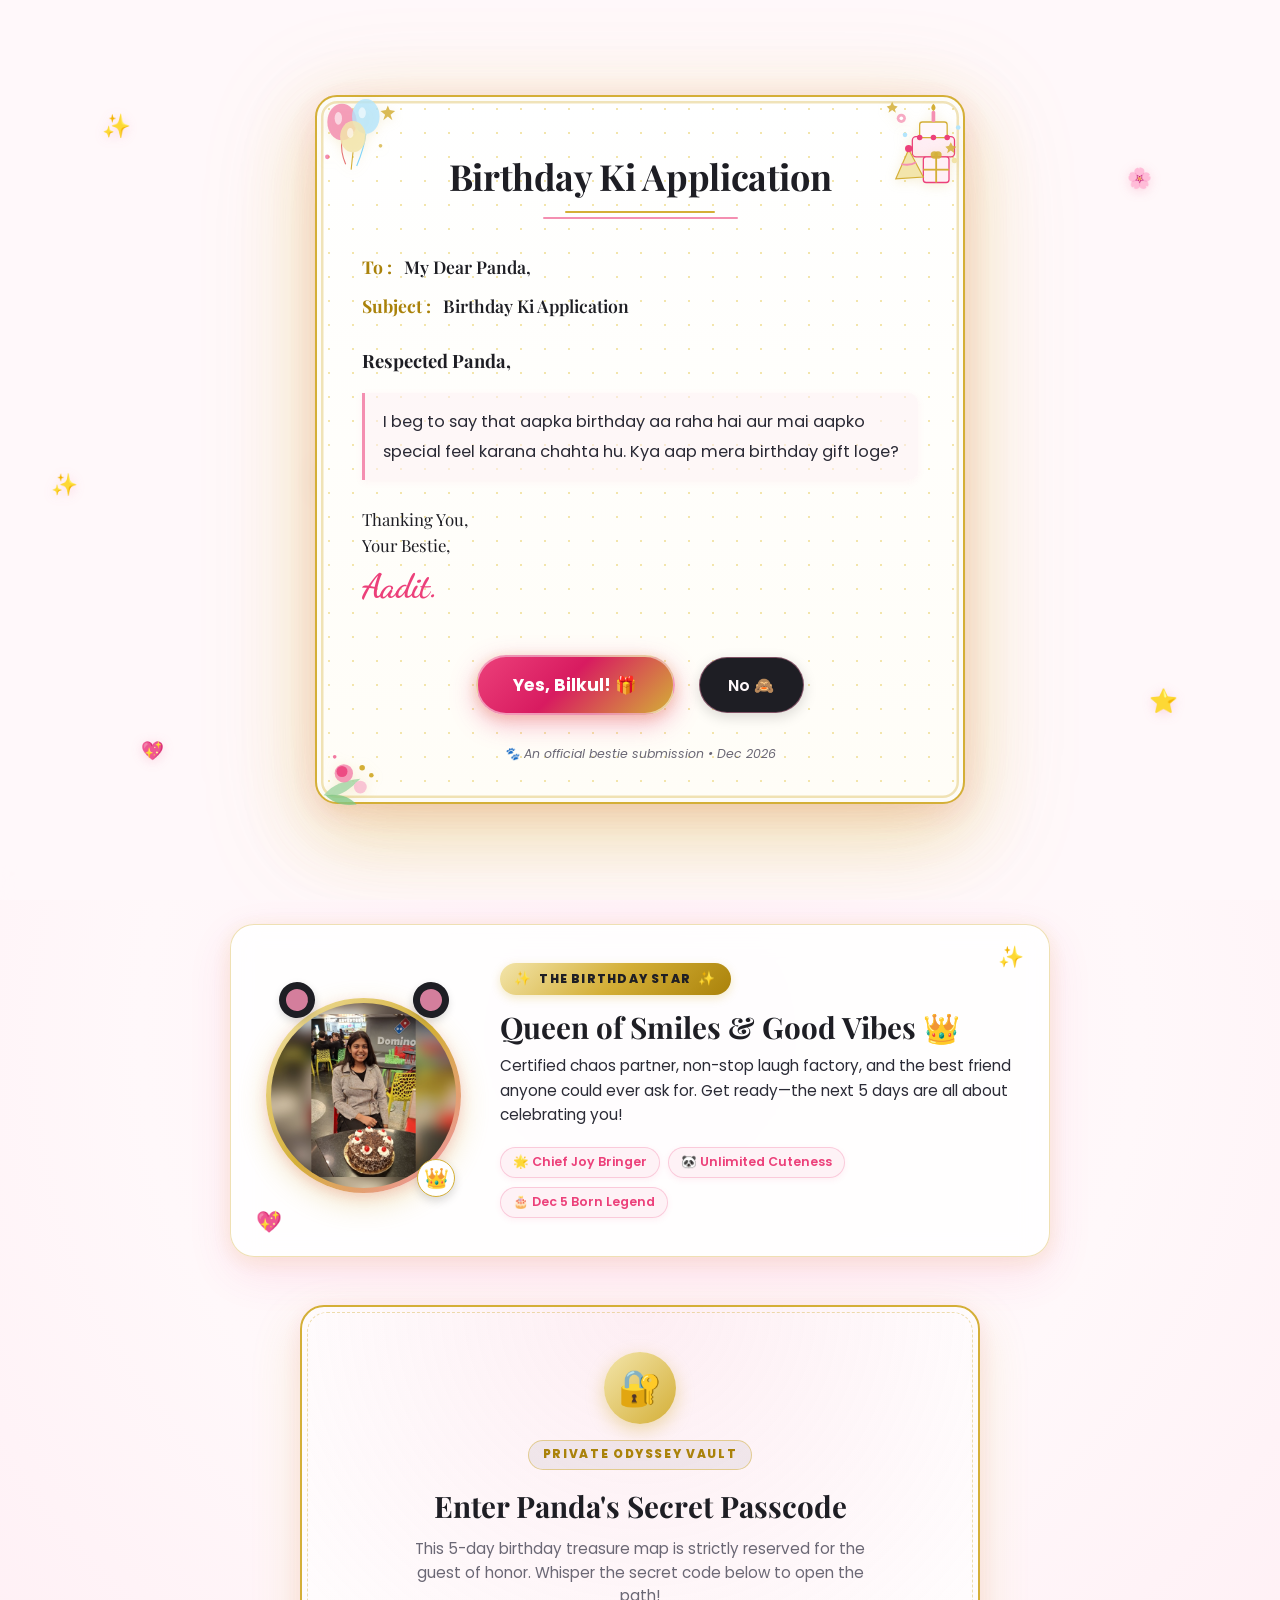
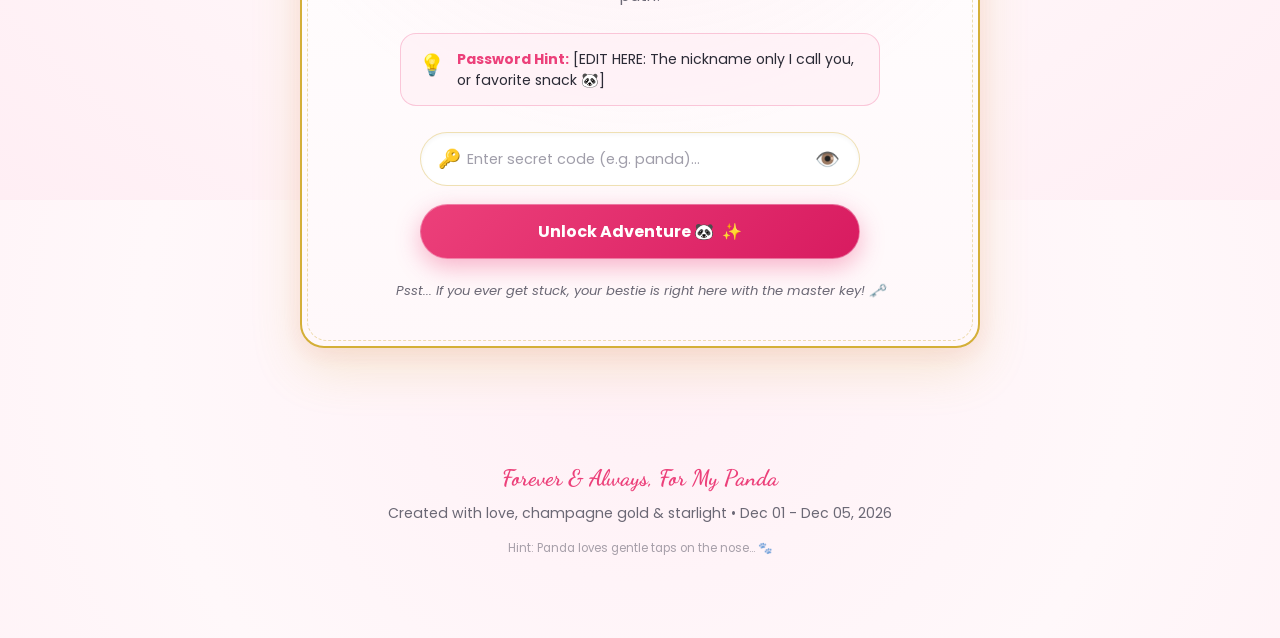
<file: index.html>
<!DOCTYPE html>
<html lang="en">
<head>
  <meta charset="UTF-8">
  <meta name="viewport" content="width=device-width, initial-scale=1.0">
  <title>Panda's Birthday Odyssey | 5-Day Midnight Countdown</title>
  <link rel="icon" href="data:image/svg+xml,<svg xmlns=%22http://www.w3.org/2000/svg%22 viewBox=%220 0 100 100%22><text y=%22.9em%22 font-size=%2290%22>🐼</text></svg>">
  
  <!-- Luxe Google Fonts (display=block prevents font jumping/FOUT on reload) -->
  <link rel="preconnect" href="https://fonts.googleapis.com">
  <link rel="preconnect" href="https://fonts.gstatic.com" crossorigin>
  <link rel="preload" as="style" href="https://fonts.googleapis.com/css2?family=Dancing+Script:wght@600;700&family=Playfair+Display:ital,wght@0,500;0,600;0,700;0,800;1,400&family=Poppins:wght@300;400;500;600;700&display=block">
  <link href="https://fonts.googleapis.com/css2?family=Dancing+Script:wght@600;700&family=Playfair+Display:ital,wght@0,500;0,600;0,700;0,800;1,400&family=Poppins:wght@300;400;500;600;700&display=block" rel="stylesheet">
  
  <!-- Luxe Panda Stylesheet -->
  <link rel="stylesheet" href="css/style.css">

  <script>
    // Ensure fonts are ready before rendering to eliminate font jump on reload
    if (document.fonts && document.fonts.ready) {
      document.fonts.ready.then(() => {
        document.documentElement.classList.add('fonts-ready');
      });
    } else {
      document.documentElement.classList.add('fonts-ready');
    }
  </script>
</head>
<body>

  <!-- Full-Screen Interactive "Birthday Ki Application" Intro Gate -->
  <div class="application-gate-overlay" id="applicationGate">
    <canvas id="appConfettiCanvas" class="app-confetti-canvas"></canvas>

    <!-- Floating Ambient Sparkles & Pastel Elements -->
    <div class="app-floating-decor" aria-hidden="true">
      <span class="decor-sparkle decor-sp-1">✨</span>
      <span class="decor-sparkle decor-sp-2">🌸</span>
      <span class="decor-sparkle decor-sp-3">💖</span>
      <span class="decor-sparkle decor-sp-4">⭐</span>
      <span class="decor-sparkle decor-sp-5">✨</span>
    </div>

    <div class="application-card" id="applicationCard">
      <!-- Golden Shimmer Light Sweep Effect on Entrance -->
      <div class="card-shimmer-sweep" aria-hidden="true"></div>

      <!-- Watercolor Pastel Corner Flourishes (Inline SVG) -->
      <!-- Top-Left: Pastel Balloons & Floating Gold Sparkles -->
      <svg class="corner-flourish corner-top-left" viewBox="0 0 120 120" xmlns="http://www.w3.org/2000/svg" aria-hidden="true">
        <!-- Pastel Balloons -->
        <ellipse cx="36" cy="36" rx="16" ry="20" fill="#F48FB1" opacity="0.85" />
        <ellipse cx="32" cy="32" rx="4" ry="7" fill="#FFFFFF" opacity="0.6" />
        <path d="M 36 56 Q 34 68 40 82" stroke="#E57373" stroke-width="1.2" fill="none" />
        
        <ellipse cx="62" cy="30" rx="15" ry="19" fill="#B3E5FC" opacity="0.8" />
        <ellipse cx="58" cy="26" rx="4" ry="6" fill="#FFFFFF" opacity="0.6" />
        <path d="M 62 49 Q 60 65 52 84" stroke="#81D4FA" stroke-width="1.2" fill="none" />

        <ellipse cx="48" cy="52" rx="14" ry="17" fill="#F3E5AB" opacity="0.85" />
        <ellipse cx="45" cy="48" rx="3.5" ry="5.5" fill="#FFFFFF" opacity="0.6" />
        <path d="M 48 69 Q 47 78 46 88" stroke="#D4AF37" stroke-width="1.2" fill="none" />
        
        <!-- Tiny Gold Stars & Sparkles -->
        <polygon points="86,18 88,23 94,24 89,28 91,34 86,30 81,34 83,28 78,24 84,23" fill="#D4AF37" opacity="0.85" />
        <circle cx="20" cy="74" r="2.5" fill="#EC407A" opacity="0.6" />
        <circle cx="78" cy="62" r="2" fill="#D4AF37" opacity="0.75" />
      </svg>

      <!-- Top-Right: Birthday Cake, Candle & Golden Starlight -->
      <svg class="corner-flourish corner-top-right" viewBox="0 0 120 120" xmlns="http://www.w3.org/2000/svg" aria-hidden="true">
        <!-- Mini Tiered Cake -->
        <rect x="56" y="52" width="46" height="22" rx="4" fill="#FFEEF4" stroke="#EC407A" stroke-width="1.4" />
        <rect x="64" y="36" width="30" height="17" rx="3" fill="#FFF8FA" stroke="#D4AF37" stroke-width="1.4" />
        <!-- Frosting drops -->
        <circle cx="64" cy="53" r="3" fill="#EC407A" />
        <circle cx="79" cy="53" r="3" fill="#EC407A" />
        <circle cx="94" cy="53" r="3" fill="#EC407A" />
        <!-- Candle & Golden Flame -->
        <rect x="77" y="24" width="4" height="12" rx="1.5" fill="#F48FB1" />
        <path d="M 79 16 C 76 19, 76 22, 79 24 C 82 22, 82 19, 79 16 Z" fill="#D4AF37" />
        <!-- Pastel Flowers & Stars -->
        <circle cx="44" cy="32" r="5" fill="#F48FB1" opacity="0.75" />
        <circle cx="44" cy="32" r="2" fill="#FFFFFF" />
        <polygon points="34,14 36,18 40,19 37,22 38,26 34,23 30,26 31,22 28,19 32,18" fill="#D4AF37" opacity="0.85" />
        <circle cx="106" cy="42" r="2.5" fill="#B3E5FC" />
        <circle cx="102" cy="78" r="3" fill="#F3E5AB" />
      </svg>

      <!-- Bottom-Left: Botanical Watercolor Rosebuds & Sage Leaves -->
      <svg class="corner-flourish corner-bottom-left" viewBox="0 0 120 120" xmlns="http://www.w3.org/2000/svg" aria-hidden="true">
        <!-- Sage Leaves -->
        <path d="M 16 104 C 26 92, 38 88, 56 86 C 44 98, 32 108, 16 104 Z" fill="#A5D6A7" opacity="0.85" />
        <path d="M 18 104 C 32 102, 44 105, 52 114 C 36 116, 26 112, 18 104 Z" fill="#81C784" opacity="0.8" />
        <!-- Rosebud & Petals -->
        <circle cx="38" cy="80" r="10" fill="#F48FB1" opacity="0.9" />
        <circle cx="36" cy="78" r="6" fill="#EC407A" opacity="0.85" />
        <circle cx="56" cy="95" r="7" fill="#F8BBD0" opacity="0.85" />
        <!-- Gold Accent Berries & Dots -->
        <circle cx="58" cy="74" r="3" fill="#D4AF37" />
        <circle cx="68" cy="82" r="2.5" fill="#D4AF37" />
        <circle cx="28" cy="62" r="2" fill="#EC407A" opacity="0.7" />
      </svg>

      <!-- Bottom-Right: Party Hat, Gift Box & Golden Sparkles -->
      <svg class="corner-flourish corner-top-right corner-bottom-right" viewBox="0 0 120 120" xmlns="http://www.w3.org/2000/svg" aria-hidden="true">
        <!-- Gift Box -->
        <rect x="68" y="74" width="28" height="28" rx="3" fill="#FFF0F5" stroke="#EC407A" stroke-width="1.4" />
        <line x1="82" y1="74" x2="82" y2="102" stroke="#D4AF37" stroke-width="2" />
        <line x1="68" y1="88" x2="96" y2="88" stroke="#D4AF37" stroke-width="2" />
        <!-- Ribbon Bow -->
        <circle cx="80" cy="72" r="4" fill="#D4AF37" opacity="0.9" />
        <circle cx="84" cy="72" r="4" fill="#D4AF37" opacity="0.9" />
        <!-- Party Cone Hat -->
        <polygon points="52,66 38,98 68,96" fill="#F3E5AB" stroke="#D4AF37" stroke-width="1.3" />
        <circle cx="52" cy="65" r="4" fill="#EC407A" />
        <path d="M 44 82 Q 54 84 60 80" stroke="#F48FB1" stroke-width="2" fill="none" />
        <!-- Stars & Sparkles -->
        <polygon points="98,58 100,62 104,63 101,66 102,70 98,67 94,70 95,66 92,63 96,62" fill="#D4AF37" opacity="0.85" />
        <circle cx="48" cy="50" r="2.5" fill="#B3E5FC" />
      </svg>

      <!-- Formal School-Application Content -->
      <div class="application-content-inner">
        
        <!-- Application Title with Hand-Drawn Style Double Underline -->
        <div class="application-header">
          <h1 class="application-title">Birthday Ki Application</h1>
          <div class="application-double-underline">
            <span class="underline-line line-top"></span>
            <span class="underline-line line-bottom"></span>
          </div>
        </div>

        <!-- Left-Aligned Formal Letter Body -->
        <div class="application-body">
          <p class="app-field"><span class="app-label">To :</span> <span class="app-recipient">My Dear Panda,</span></p>
          <p class="app-field app-subject"><span class="app-label">Subject :</span> <span class="app-subject-text">Birthday Ki Application</span></p>

          <p class="app-salutation">Respected Panda,</p>

          <p class="app-paragraph">
            I beg to say that aapka birthday aa raha hai aur mai aapko special feel karana chahta hu. Kya aap mera birthday gift loge?
          </p>

          <div class="application-closing">
            <p>Thanking You,</p>
            <p>Your Bestie,</p>
            <p class="app-signature-name">Aadit.</p>
          </div>
        </div>

        <!-- Interactive Yes & Shrinking No Action Buttons -->
        <div class="application-actions" id="applicationActions">
          <button type="button" class="btn-app-yes" id="appYesBtn" onclick="PandaLock.handleApplicationYes()">
            <span class="btn-text">Yes, Bilkul! 🎁</span>
          </button>
          
          <button type="button" class="btn-app-no" id="appNoBtn" onclick="PandaLock.handleApplicationNo()">
            <span class="btn-text" id="appNoBtnText">No 🙈</span>
          </button>
        </div>

        <!-- Footnote Hint -->
        <div class="application-footer-hint">
          <span>🐾 An official bestie submission • Dec 2026</span>
        </div>

      </div>
    </div>
  </div>

  <!-- Floating Ambient Particles Canvas -->
  <canvas id="particleCanvas"></canvas>

  <!-- Main Page Content -->
  <div class="page-wrapper">

    <!-- Hero Header -->
    <header class="hero-section">
      
      <!-- Interactive Animated SVG Panda Mascot Wearing Gold Party Hat -->
      <div class="mascot-container" id="pandaMascot" title="Tap Panda to share some love! ✨ (5 taps triggers Creator Mode)">
        <span class="mascot-sparkles">✨</span>
        <svg class="mascot-svg" viewBox="0 0 200 200" xmlns="http://www.w3.org/2000/svg">
          <defs>
            <!-- Gold Metallic Hat Gradient -->
            <linearGradient id="goldHatGrad" x1="0%" y1="0%" x2="100%" y2="100%">
              <stop offset="0%" stop-color="#F3E5AB" />
              <stop offset="45%" stop-color="#D4AF37" />
              <stop offset="100%" stop-color="#AA820A" />
            </linearGradient>
            <!-- Hat Ribbons Pattern / Gradient -->
            <linearGradient id="roseRibbonGrad" x1="0%" y1="0%" x2="100%" y2="100%">
              <stop offset="0%" stop-color="#F48FB1" />
              <stop offset="100%" stop-color="#EC407A" />
            </linearGradient>
            <!-- Soft Cheek Glow Gradient -->
            <radialGradient id="blushGlow" cx="50%" cy="50%" r="50%">
              <stop offset="0%" stop-color="#F48FB1" stop-opacity="0.75" />
              <stop offset="100%" stop-color="#F48FB1" stop-opacity="0" />
            </radialGradient>
            <!-- Body Shadow -->
            <filter id="softGlow" x="-20%" y="-20%" width="140%" height="140%">
              <feDropShadow dx="0" dy="6" stdDeviation="6" flood-color="#EC407A" flood-opacity="0.18" />
            </filter>
          </defs>

          <!-- Shadow Base -->
          <ellipse cx="100" cy="182" rx="55" ry="10" fill="rgba(30,30,36,0.12)" />

          <!-- Panda Ears -->
          <g class="mascot-ear-left">
            <circle cx="48" cy="74" r="24" fill="#1E1E24" />
            <circle cx="50" cy="74" r="13" fill="#F48FB1" opacity="0.85" />
          </g>
          <g class="mascot-ear-right">
            <circle cx="152" cy="74" r="24" fill="#1E1E24" />
            <circle cx="150" cy="74" r="13" fill="#F48FB1" opacity="0.85" />
          </g>

          <!-- Panda Head -->
          <ellipse cx="100" cy="115" rx="68" ry="58" fill="#FFFFFF" stroke="#1E1E24" stroke-width="4" filter="url(#softGlow)" />

          <!-- Cute Eye Patches -->
          <ellipse cx="72" cy="112" rx="18" ry="22" fill="#1E1E24" transform="rotate(-15 72 112)" />
          <ellipse cx="128" cy="112" rx="18" ry="22" fill="#1E1E24" transform="rotate(15 128 112)" />

          <!-- Sparkling Blinking Eyes -->
          <g class="mascot-eye">
            <ellipse cx="74" cy="111" rx="8" ry="10" fill="#FFFFFF" />
            <circle cx="75" cy="112" r="6" fill="#1E1E24" />
            <circle cx="72" cy="108" r="3" fill="#FFFFFF" />
            <circle cx="77" cy="114" r="1.5" fill="#FFFFFF" />

            <ellipse cx="126" cy="111" rx="8" ry="10" fill="#FFFFFF" />
            <circle cx="125" cy="112" r="6" fill="#1E1E24" />
            <circle cx="123" cy="108" r="3" fill="#FFFFFF" />
            <circle cx="128" cy="114" r="1.5" fill="#FFFFFF" />
          </g>

          <!-- Cute Pink Blush Cheeks -->
          <ellipse cx="50" cy="128" rx="14" ry="9" fill="url(#blushGlow)" />
          <ellipse cx="150" cy="128" rx="14" ry="9" fill="url(#blushGlow)" />

          <!-- Cute Nose & Mouth -->
          <ellipse cx="100" cy="124" rx="7" ry="5" fill="#1E1E24" />
          <path d="M 94 130 Q 100 137 100 132 Q 100 137 106 130" stroke="#1E1E24" stroke-width="2.5" fill="none" stroke-linecap="round" />

          <!-- Cute Tiny Paws holding a heart -->
          <g class="mascot-paws">
            <!-- Left Paw -->
            <ellipse cx="64" cy="162" rx="13" ry="10" fill="#1E1E24" transform="rotate(20 64 162)" />
            <ellipse cx="64" cy="162" rx="6" ry="4" fill="#F48FB1" opacity="0.6" />
            <!-- Right Paw -->
            <ellipse cx="136" cy="162" rx="13" ry="10" fill="#1E1E24" transform="rotate(-20 136 162)" />
            <ellipse cx="136" cy="162" rx="6" ry="4" fill="#F48FB1" opacity="0.6" />
            <!-- Little Heart between paws -->
            <path d="M 100 156 C 96 148, 86 150, 86 158 C 86 166, 100 174, 100 174 C 100 174, 114 166, 114 158 C 114 150, 104 148, 100 156 Z" fill="url(#roseRibbonGrad)" />
          </g>

          <!-- Shiny Metallic Champagne Gold Party Hat -->
          <g class="mascot-hat">
            <!-- Cone Hat Body -->
            <polygon points="100,16 65,72 135,72" fill="url(#goldHatGrad)" stroke="#AA820A" stroke-width="2" />
            <!-- Hat Decorative Stripes -->
            <path d="M 78 52 Q 100 58 122 52" stroke="#FFFFFF" stroke-width="3" fill="none" opacity="0.8" />
            <path d="M 86 36 Q 100 40 114 36" stroke="#EC407A" stroke-width="3" fill="none" />
            <path d="M 66 70 Q 100 78 134 70" stroke="#AA820A" stroke-width="3.5" fill="none" />
            <!-- Hat Sparkly Pom-Pom at Top -->
            <circle cx="100" cy="15" r="9" fill="url(#roseRibbonGrad)" stroke="#FFFFFF" stroke-width="2" />
            <circle cx="98" cy="12" r="2.5" fill="#FFFFFF" opacity="0.9" />
          </g>
        </svg>
      </div>

      <!-- Tag & Heading -->
      <div class="hero-tag">
        <span>✨</span> 5-Day Midnight Unlock Journey <span>✨</span>
      </div>

      <h1 class="hero-title">
        Panda's <span class="title-accent">Birthday Odyssey</span>
      </h1>

      <p class="hero-subtitle">A five-day treasure map designed just for you</p>

      <p class="hero-description">
        Each night at the exact second the clock strikes <strong>12:00:00 AM IST</strong>,
        a new milestone unfolds our sweetest memories, secret laughs, and a grand finale celebration!
      </p>

      <!-- Live Clock Pill -->
      <div class="hero-clock-pill">
        <span class="live-dot"></span>
        <span id="liveIstClock">Clock: Syncing IST Time...</span>
      </div>

    </header>

    <!-- SECTION 1: Birthday Girl Showcase Card (Always Visible) -->
    <section class="birthday-showcase-section" id="birthdayShowcaseSection">
      <div class="showcase-card">
        
        <!-- Ambient Decorative Sparkles -->
        <div class="showcase-sparkle showcase-sparkle-1">✨</div>
        <div class="showcase-sparkle showcase-sparkle-2">💖</div>

        <div class="showcase-layout">
          
          <!-- Portrait Frame with Panda Ears & Automatic Fallback -->
          <div class="showcase-portrait-container">
            <!-- Decorative Panda Ears -->
            <div class="showcase-panda-ears">
              <div class="showcase-ear showcase-ear-left"></div>
              <div class="showcase-ear showcase-ear-right"></div>
            </div>

            <!-- Double-Ring Champagne Gold & Rose Pink Portrait Frame -->
            <div class="showcase-portrait-frame">
              <img 
                src="assets/panda-showcase.jpg?v=3" 
                alt="Panda - The Birthday Star" 
                class="showcase-img"
                id="showcaseImg"
                onload="const fb = document.getElementById('showcaseFallback'); if (fb) fb.style.display='none';"
                onerror="this.style.display='none'; const fb = document.getElementById('showcaseFallback'); if (fb) fb.style.display='flex';"
              />
              <!-- Styled Fallback Placeholder when photo not yet dropped -->
              <div class="showcase-photo-fallback" id="showcaseFallback">
                <div class="fallback-mascot-badge">🐼📸</div>
                <div class="fallback-title">Birthday Star Portrait</div>
                <div class="fallback-instruction">[Drop photo: assets/panda-showcase.jpg]</div>
              </div>
            </div>

            <!-- Little Gold Crown Badge -->
            <div class="showcase-crown-tag" title="The Queen of the Week">👑</div>
          </div>

          <!-- Showcase Details & Hype Note -->
          <div class="showcase-details">
            <div class="showcase-star-badge">
              <span class="star-icon">✨</span> THE BIRTHDAY STAR <span class="star-icon">✨</span>
            </div>

            <h2 class="showcase-heading">Queen of Smiles & Good Vibes 👑</h2>
            
            <p class="showcase-bio">
              Certified chaos partner, non-stop laugh factory, and the best friend anyone could ever ask for. Get ready—the next 5 days are all about celebrating you!
            </p>

            <div class="showcase-traits">
              <span class="trait-pill">🌟 Chief Joy Bringer</span>
              <span class="trait-pill">🐼 Unlimited Cuteness</span>
              <span class="trait-pill">🎂 Dec 5 Born Legend</span>
            </div>
          </div>

        </div>
      </div>
    </section>

    <!-- SECTION 2: Secret Password Gate for the 5-Day Levels Path -->
    <section class="vault-gate-section" id="vaultGateCard">
      <div class="vault-gate-card">
        
        <!-- Animated Vault Icon -->
        <div class="vault-icon-wrapper">
          <div class="vault-icon-circle">
            <span class="vault-lock-symbol">🔐</span>
          </div>
        </div>

        <div class="vault-badge">PRIVATE ODYSSEY VAULT</div>

        <h2 class="vault-title">Enter Panda's Secret Passcode</h2>
        
        <p class="vault-subtitle">
          This 5-day birthday treasure map is strictly reserved for the guest of honor.
          Whisper the secret code below to open the path!
        </p>

        <!-- Password Hint Prompt -->
        <div class="vault-hint-card">
          <span class="vault-hint-icon">💡</span>
          <div class="vault-hint-text">
            <strong>Password Hint:</strong> [EDIT HERE: The nickname only I call you, or favorite snack 🐼]
          </div>
        </div>

        <!-- Password Form -->
        <form class="vault-form" onsubmit="event.preventDefault(); PandaLock.unlockVault();">
          <div class="vault-input-group">
            <span class="vault-input-icon">🔑</span>
            <input 
              type="password" 
              id="vaultPasswordInput" 
              class="vault-input" 
              placeholder="Enter secret code (e.g. panda)..." 
              autocomplete="current-password"
              required
            />
            <button 
              type="button" 
              class="vault-eye-btn" 
              id="vaultEyeBtn" 
              onclick="PandaLock.togglePasswordVisibility()" 
              aria-label="Toggle password visibility"
              title="Show or hide password"
            >
              👁️
            </button>
          </div>

          <button type="submit" class="vault-submit-btn" id="vaultSubmitBtn">
            <span>Unlock Adventure 🐼</span>
            <span class="btn-sparkle">✨</span>
          </button>
        </form>

        <p class="vault-note">
          Psst... If you ever get stuck, your bestie is right here with the master key! 🗝️
        </p>
      </div>
    </section>

    <!-- 5-Day Vertical Timeline Map (Hidden behind vault until unlocked) -->
    <main class="countdown-map vault-hidden" id="countdownMap">
      <!-- Populated dynamically via lockManager.js -->
    </main>

    <!-- Footer -->
    <footer class="page-footer">
      <div class="footer-script">Forever & Always, For My Panda</div>
      <p>Created with love, champagne gold & starlight • Dec 01 - Dec 05, 2026</p>
      <p class="footer-secret-hint">Hint: Panda loves gentle taps on the nose... 🐾</p>
    </footer>

  </div>

  <!-- Creator Preview Mode Authentication Modal Dialog -->
  <div class="preview-auth-modal-overlay" id="previewAuthModal" role="dialog" aria-modal="true" aria-labelledby="previewAuthTitle">
    <div class="preview-auth-card">
      <div class="preview-auth-badge">👑 CREATOR ACCESS</div>
      <h3 class="preview-auth-title" id="previewAuthTitle">👑 Creator Mode Verification — Enter Admin Password:</h3>
      <p class="preview-auth-sub">Enter the master secret code to unlock all 5 levels for testing & preview.</p>
      
      <div class="preview-auth-input-wrap">
        <input type="password" id="previewPasswordInput" class="preview-auth-input" placeholder="Admin password..." autocomplete="off" />
        <button type="button" id="previewToggleEye" class="preview-eye-btn" title="Toggle visibility">👁️</button>
      </div>
      
      <div class="preview-auth-error" id="previewAuthError"></div>

      <div class="preview-auth-btn-row">
        <button type="button" id="btnCancelPreview" class="btn-preview-cancel">Cancel</button>
        <button type="button" id="btnUnlockPreview" class="btn-preview-unlock">Unlock Preview ✨</button>
      </div>
    </div>
  </div>

  <!-- Toast Container -->
  <div class="panda-toast-container"></div>

  <!-- Time-Lock Engine Script -->
  <script src="js/lockManager.js"></script>

  <script>
    // Live IST Clock Display
    function updateIstClock() {
      const clockEl = document.getElementById('liveIstClock');
      if (!clockEl) return;
      
      const now = new Date();
      // Format to IST
      const options = {
        timeZone: 'Asia/Kolkata',
        hour12: true,
        hour: '2-digit',
        minute: '2-digit',
        second: '2-digit',
        day: '2-digit',
        month: 'short',
        year: 'numeric'
      };
      
      const formatter = new Intl.DateTimeFormat('en-IN', options);
      clockEl.innerHTML = `IST Time: <strong>${formatter.format(now)}</strong>`;
    }

    // Initialize Hub on DOM Ready
    document.addEventListener('DOMContentLoaded', () => {
      // Ensure page always starts at top on load/reload
      if ('scrollRestoration' in history) {
        history.scrollRestoration = 'manual';
      }
      window.scrollTo(0, 0);

      PandaLock.initHub();
      updateIstClock();
      setInterval(updateIstClock, 1000);
    });
  </script>
</body>
</html>
</file>
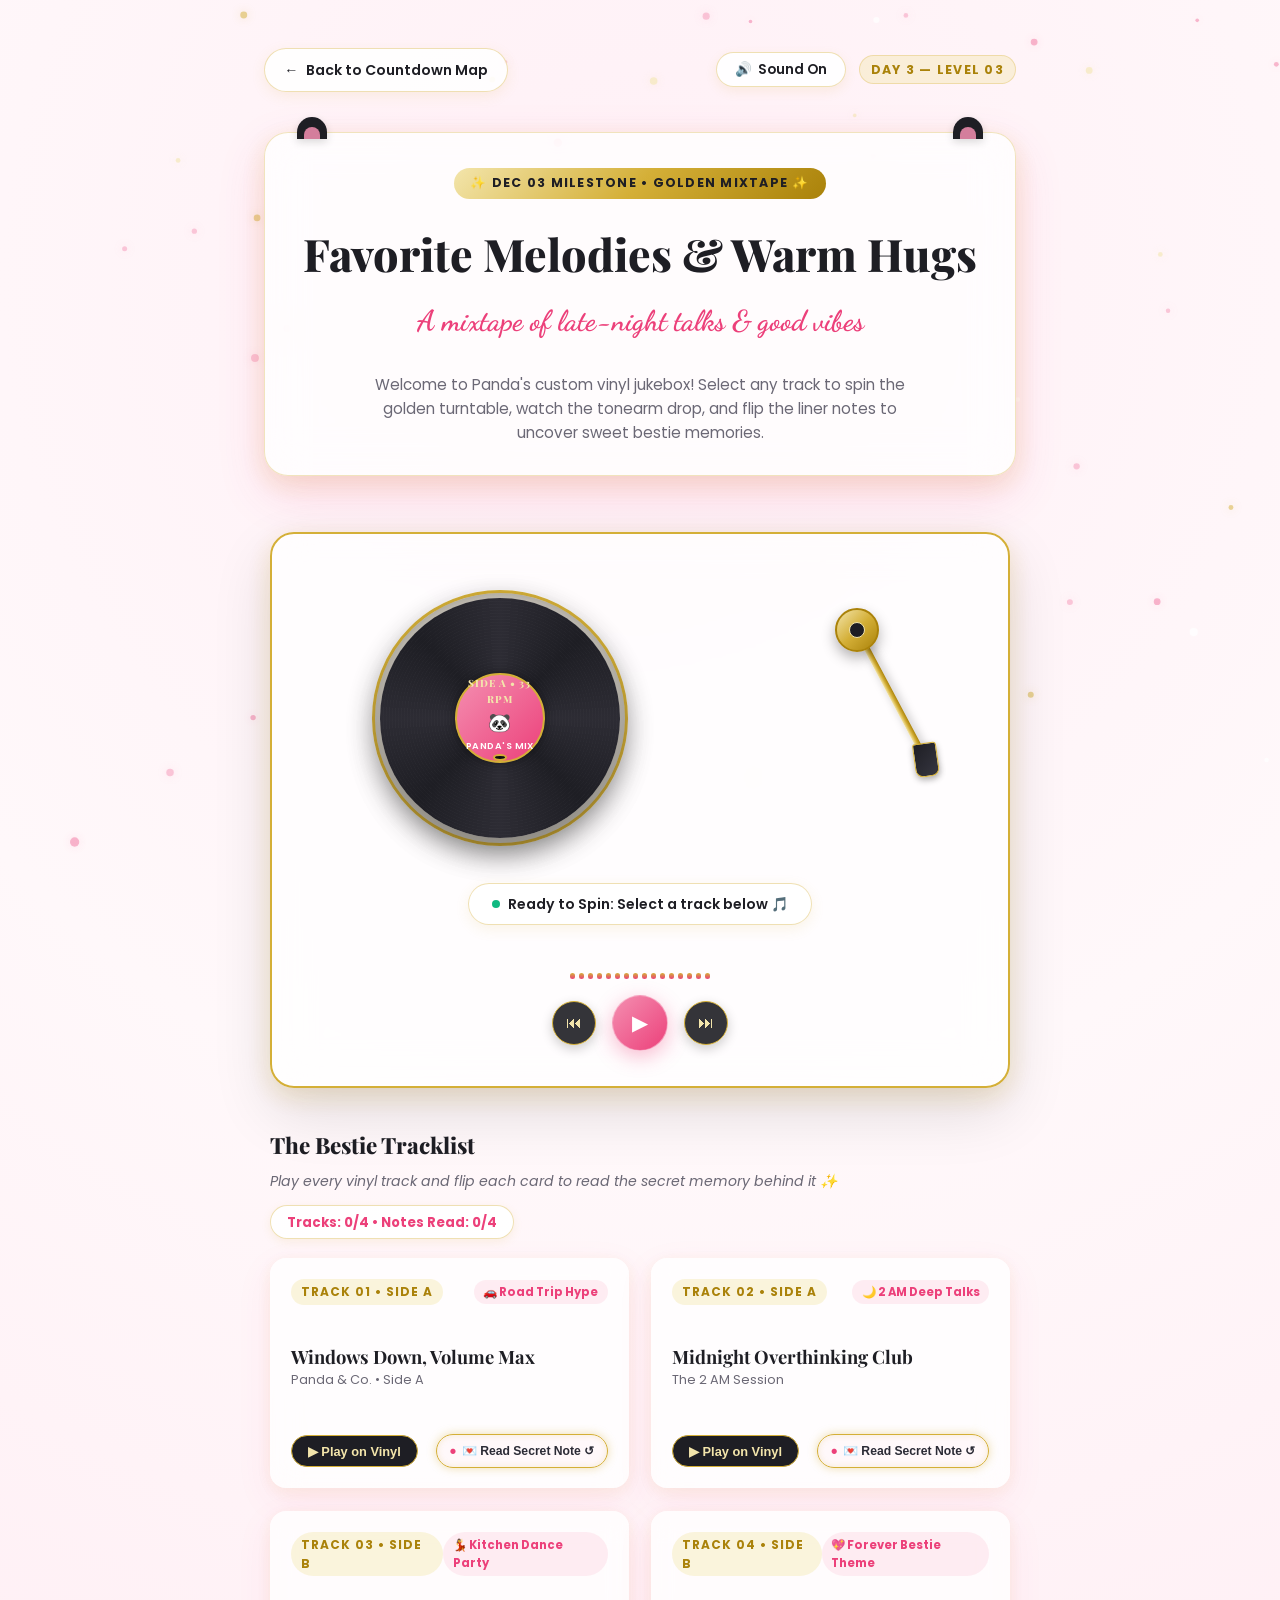
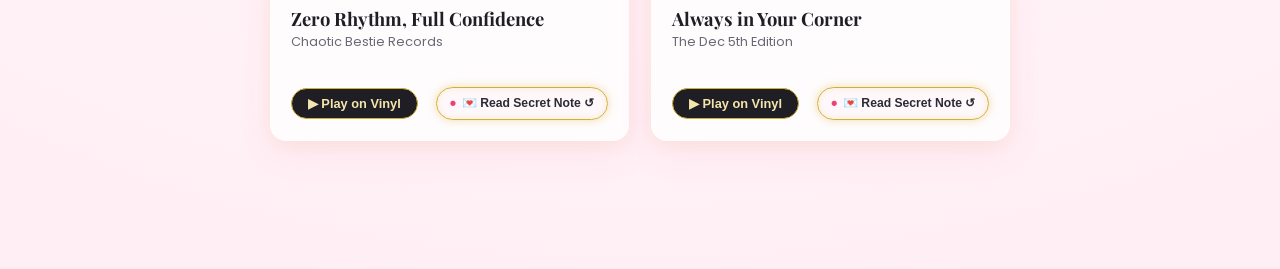
<file: levels/level3.html>
<!DOCTYPE html>
<html lang="en">
<head>
  <meta charset="UTF-8">
  <meta name="viewport" content="width=device-width, initial-scale=1.0">
  <title>Level 03: Favorite Melodies & Warm Hugs | Panda's Vinyl Mixtape</title>
  <link rel="icon" href="data:image/svg+xml,<svg xmlns=%22http://www.w3.org/2000/svg%22 viewBox=%220 0 100 100%22><text y=%22.9em%22 font-size=%2290%22>🐼</text></svg>">

  <!-- Luxe Google Fonts -->
  <link rel="preconnect" href="https://fonts.googleapis.com">
  <link rel="preconnect" href="https://fonts.gstatic.com" crossorigin>
  <link href="https://fonts.googleapis.com/css2?family=Dancing+Script:wght@600;700&family=Playfair+Display:ital,wght@0,500;0,600;0,700;0,800;1,400&family=Poppins:wght@300;400;500;600;700&display=swap" rel="stylesheet">

  <!-- Main Luxe Panda Stylesheet -->
  <link rel="stylesheet" href="../css/style.css">

  <!-- Direct URL Guard (Executes immediately) -->
  <script src="../js/lockManager.js"></script>
  <script>
    // Enforce URL Guard for Level 3: redirects to ../index.html if locked & not in preview mode
    PandaLock.guardLevel(3);
  </script>
</head>
<body>
  <!-- Ambient Particles Canvas -->
  <canvas id="particleCanvas"></canvas>

  <div class="level-page-container">
    
    <!-- Top Bar Navigation -->
    <nav class="level-top-nav">
      <a href="../index.html" class="back-to-map-btn" id="backToMapLink">
        <span>←</span>
        <span>Back to Countdown Map</span>
      </a>

      <div style="display: flex; align-items: center; gap: 0.8rem;">
        <button class="sound-toggle-btn" id="soundToggleBtn" type="button" aria-label="Toggle Sound">
          <span id="soundIcon">🔊</span>
          <span id="soundLabel">Sound On</span>
        </button>
        <span class="card-day-badge">DAY 3 — LEVEL 03</span>
      </div>
    </nav>

    <!-- Header Section -->
    <header class="level-content-card" style="padding: 2.2rem 1.8rem 1.8rem; margin-bottom: 2rem;">
      <div class="card-panda-ears">
        <div class="card-ear card-ear-left"></div>
        <div class="card-ear card-ear-right"></div>
      </div>

      <div class="level-badge-pill">✨ Dec 03 Milestone • Golden Mixtape ✨</div>
      <h1 class="level-heading">Favorite Melodies & Warm Hugs</h1>
      <p class="level-script-sub">A mixtape of late-night talks & good vibes</p>
      
      <p style="color: var(--panda-muted); max-width: 540px; margin: 0 auto; font-size: 0.95rem; line-height: 1.6;">
        Welcome to Panda's custom vinyl jukebox! Select any track to spin the golden turntable, watch the tonearm drop, and flip the liner notes to uncover sweet bestie memories.
      </p>
    </header>

    <!-- Luxury Panda Turntable Component -->
    <section class="turntable-card" id="turntableSection">
      
      <div class="turntable-deck">
        <!-- Vinyl Platter Area -->
        <div class="platter-area">
          <div class="platter-base"></div>

          <!-- Vinyl Record -->
          <div class="vinyl-record" id="vinylRecord" title="Click to Play / Pause Vinyl">
            <!-- Center Label -->
            <div class="vinyl-center-label">
              <span class="vinyl-label-title" id="vinylSideLabel">SIDE A • 33 RPM</span>
              <span class="vinyl-label-icon">🐼</span>
              <span style="font-size: 0.58rem; color: #FFF; font-weight: 600; letter-spacing: 0.05em;">PANDA'S MIX</span>
              <div class="vinyl-center-spindle"></div>
            </div>
          </div>
        </div>

        <!-- Tonearm Assembly -->
        <div class="tonearm-assembly">
          <div class="tonearm-pivot"></div>
          <div class="tonearm-rod" id="tonearmRod">
            <div class="tonearm-headshell"></div>
          </div>
        </div>
      </div>

      <!-- Control & Display Panel -->
      <div class="turntable-controls-panel">
        
        <!-- Now Playing Pill -->
        <div class="now-playing-pill" id="nowPlayingPill">
          <span class="now-playing-dot" id="playbackDot"></span>
          <span id="nowPlayingText">Ready to Spin: Select a track below 🎵</span>
        </div>

        <!-- Soundwave Visualizer Bars -->
        <div class="soundwave-visualizer" id="soundwaveVisualizer" aria-hidden="true">
          <div class="soundwave-bar"></div>
          <div class="soundwave-bar"></div>
          <div class="soundwave-bar"></div>
          <div class="soundwave-bar"></div>
          <div class="soundwave-bar"></div>
          <div class="soundwave-bar"></div>
          <div class="soundwave-bar"></div>
          <div class="soundwave-bar"></div>
          <div class="soundwave-bar"></div>
          <div class="soundwave-bar"></div>
          <div class="soundwave-bar"></div>
          <div class="soundwave-bar"></div>
          <div class="soundwave-bar"></div>
          <div class="soundwave-bar"></div>
          <div class="soundwave-bar"></div>
          <div class="soundwave-bar"></div>
        </div>

        <!-- Transport Buttons -->
        <div class="turntable-transport-btns">
          <button class="transport-btn" id="prevTrackBtn" type="button" title="Previous Track" aria-label="Previous Track">
            <span>⏮</span>
          </button>

          <button class="transport-btn btn-play-main" id="mainPlayPauseBtn" type="button" title="Play / Pause Vinyl" aria-label="Play / Pause">
            <span id="mainPlayIcon">▶</span>
          </button>

          <button class="transport-btn" id="nextTrackBtn" type="button" title="Next Track" aria-label="Next Track">
            <span>⏭</span>
          </button>
        </div>

      </div>
    </section>

    <!-- 4-Track Bestie Mixtape Grid Section -->
    <section class="mixtape-section">
      <div class="mixtape-header-row">
        <div>
          <h2 class="mixtape-section-title">The Bestie Tracklist</h2>
          <p class="mixtape-subtitle" style="color: var(--panda-muted); font-size: 0.88rem; margin: 0.35rem 0 0; font-style: italic;">Play every vinyl track and flip each card to read the secret memory behind it ✨</p>
        </div>
        <div class="mixtape-progress-badge" id="exploredBadge">
          Tracks: 0/4 • Notes Read: 0/4
        </div>
      </div>

      <div class="mixtape-grid">
        
        <!-- Track 1 Card -->
        <div class="track-card-wrapper" id="trackCard-1" data-track="1">
          <div class="track-card-inner">
            
            <!-- Front Face -->
            <div class="track-card-front">
              <div class="track-card-top">
                <span class="track-num-badge">Track 01 • Side A</span>
                <span class="track-mood-tag">🚗 Road Trip Hype</span>
              </div>

              <div>
                <h3 class="track-title">Windows Down, Volume Max</h3>
                <p class="track-artist">Panda & Co. • Side A</p>
              </div>

              <div class="track-actions-row">
                <button class="btn-play-track" type="button" onclick="TurntableApp.playTrack(1)">
                  <span>▶ Play on Vinyl</span>
                </button>
                <button class="btn-flip-liner is-unread-note" id="flipBtn-1" type="button" onclick="TurntableApp.flipCard(1)">
                  <span class="unread-dot">•</span> <span>💌 Read Secret Note ↺</span>
                </button>
              </div>
            </div>

            <!-- Back Face (Liner Note) -->
            <div class="track-card-back">
              <div class="liner-note-header">
                <span>Liner Notes • Track 01 Dedication</span>
              </div>
              <p class="liner-note-text">
                "Remember when we blasted this on repeat with the car windows rolled down screaming every single lyric? This song is scientifically proven to fix any bad mood instantly." 🎶✨
              </p>
              <button class="btn-flip-liner" style="align-self: flex-end;" type="button" onclick="TurntableApp.flipCard(1)">
                <span>← Back to Track</span>
              </button>
            </div>

          </div>
        </div>

        <!-- Track 2 Card -->
        <div class="track-card-wrapper" id="trackCard-2" data-track="2">
          <div class="track-card-inner">
            
            <!-- Front Face -->
            <div class="track-card-front">
              <div class="track-card-top">
                <span class="track-num-badge">Track 02 • Side A</span>
                <span class="track-mood-tag">🌙 2 AM Deep Talks</span>
              </div>

              <div>
                <h3 class="track-title">Midnight Overthinking Club</h3>
                <p class="track-artist">The 2 AM Session</p>
              </div>

              <div class="track-actions-row">
                <button class="btn-play-track" type="button" onclick="TurntableApp.playTrack(2)">
                  <span>▶ Play on Vinyl</span>
                </button>
                <button class="btn-flip-liner is-unread-note" id="flipBtn-2" type="button" onclick="TurntableApp.flipCard(2)">
                  <span class="unread-dot">•</span> <span>💌 Read Secret Note ↺</span>
                </button>
              </div>
            </div>

            <!-- Back Face (Liner Note) -->
            <div class="track-card-back">
              <div class="liner-note-header">
                <span>Liner Notes • Track 02 Dedication</span>
              </div>
              <p class="liner-note-text">
                "The official soundtrack to our late-night existential debriefs and brain rot conversations where we solve all of life's problems while half-asleep." 🌙💭
              </p>
              <button class="btn-flip-liner" style="align-self: flex-end;" type="button" onclick="TurntableApp.flipCard(2)">
                <span>← Back to Track</span>
              </button>
            </div>

          </div>
        </div>

        <!-- Track 3 Card -->
        <div class="track-card-wrapper" id="trackCard-3" data-track="3">
          <div class="track-card-inner">
            
            <!-- Front Face -->
            <div class="track-card-front">
              <div class="track-card-top">
                <span class="track-num-badge">Track 03 • Side B</span>
                <span class="track-mood-tag">💃 Kitchen Dance Party</span>
              </div>

              <div>
                <h3 class="track-title">Zero Rhythm, Full Confidence</h3>
                <p class="track-artist">Chaotic Bestie Records</p>
              </div>

              <div class="track-actions-row">
                <button class="btn-play-track" type="button" onclick="TurntableApp.playTrack(3)">
                  <span>▶ Play on Vinyl</span>
                </button>
                <button class="btn-flip-liner is-unread-note" id="flipBtn-3" type="button" onclick="TurntableApp.flipCard(3)">
                  <span class="unread-dot">•</span> <span>💌 Read Secret Note ↺</span>
                </button>
              </div>
            </div>

            <!-- Back Face (Liner Note) -->
            <div class="track-card-back">
              <div class="liner-note-header">
                <span>Liner Notes • Track 03 Dedication</span>
              </div>
              <p class="liner-note-text">
                "Zero rhythm, maximum confidence. Proof that when we are in the same room, normal behavior is completely impossible." 💃🐼
              </p>
              <button class="btn-flip-liner" style="align-self: flex-end;" type="button" onclick="TurntableApp.flipCard(3)">
                <span>← Back to Track</span>
              </button>
            </div>

          </div>
        </div>

        <!-- Track 4 Card -->
        <div class="track-card-wrapper" id="trackCard-4" data-track="4">
          <div class="track-card-inner">
            
            <!-- Front Face -->
            <div class="track-card-front">
              <div class="track-card-top">
                <span class="track-num-badge">Track 04 • Side B</span>
                <span class="track-mood-tag">💖 Forever Bestie Theme</span>
              </div>

              <div>
                <h3 class="track-title">Always in Your Corner</h3>
                <p class="track-artist">The Dec 5th Edition</p>
              </div>

              <div class="track-actions-row">
                <button class="btn-play-track" type="button" onclick="TurntableApp.playTrack(4)">
                  <span>▶ Play on Vinyl</span>
                </button>
                <button class="btn-flip-liner is-unread-note" id="flipBtn-4" type="button" onclick="TurntableApp.flipCard(4)">
                  <span class="unread-dot">•</span> <span>💌 Read Secret Note ↺</span>
                </button>
              </div>
            </div>

            <!-- Back Face (Liner Note) -->
            <div class="track-card-back">
              <div class="liner-note-header">
                <span>Liner Notes • Track 04 Dedication</span>
              </div>
              <p class="liner-note-text">
                "Because no matter where life takes us or how busy things get, you will always be my favorite person to laugh with. Here is to a million more memories!" 🐼🌟
              </p>
              <button class="btn-flip-liner" style="align-self: flex-end;" type="button" onclick="TurntableApp.flipCard(4)">
                <span>← Back to Track</span>
              </button>
            </div>

          </div>
        </div>

      </div>
    </section>

    <!-- Mixtape Completion Reward Card (Unlocked after exploring 4 tracks) -->
    <section class="mixtape-complete-reward" id="completionRewardCard">
      <div class="reward-trophy-badge">🏆</div>
      <div class="level-badge-pill">✨ Day 3 Mixtape Fully Explored ✨</div>
      <h2 class="reward-banner-title">Mixtape Certified Legendary!</h2>
      <p class="reward-banner-sub">All 4 tracks spun on the golden turntable</p>

      <p style="color: var(--panda-charcoal); max-width: 500px; margin: 1rem auto 1.5rem; font-size: 0.95rem; line-height: 1.6;">
        You've explored every melody and liner note in Panda's Day 3 vinyl collection! Day 4 ("The Eve of Wonders") unlocks tomorrow at midnight.
      </p>

      <div>
        <button class="btn-complete-level" id="completeDay3Btn" type="button">
          <span>Complete Day 3 & Return to Map</span>
          <span>✨</span>
        </button>
      </div>
    </section>

  </div>

  <!-- Audio Element for local audio files -->
  <audio id="localAudioPlayer" preload="auto"></audio>

  <!-- Toast Container -->
  <div class="panda-toast-container"></div>

  <!-- Turntable & Audio Engine Script -->
  <script>
    document.addEventListener('DOMContentLoaded', () => {
      // 1. Web Audio API Sound Effects & Lo-Fi Synthesis Engine
      const SoundFX = (function () {
        let audioCtx = null;
        let isMuted = false;

        function getAudioContext() {
          if (!audioCtx) {
            const AudioContextClass = window.AudioContext || window.webkitAudioContext;
            if (AudioContextClass) {
              audioCtx = new AudioContextClass();
            }
          }
          if (audioCtx && audioCtx.state === 'suspended') {
            audioCtx.resume();
          }
          return audioCtx;
        }

        // Welcome Chime (Page Opens): D4 -> F#4 -> A4 -> D5
        function playWelcomeChime() {
          if (isMuted) return;
          const ctx = getAudioContext();
          if (!ctx) return;

          const now = ctx.currentTime;
          const notes = [
            { f: 293.66, t: 0.0, d: 0.38 },  // D4
            { f: 369.99, t: 0.12, d: 0.4 },  // F#4
            { f: 440.00, t: 0.24, d: 0.42 }, // A4
            { f: 587.33, t: 0.38, d: 0.75 }  // D5 (held bell)
          ];

          notes.forEach(n => {
            const osc = ctx.createOscillator();
            const gain = ctx.createGain();
            osc.type = 'sine';
            osc.frequency.setValueAtTime(n.f, now + n.t);

            gain.gain.setValueAtTime(0, now + n.t);
            gain.gain.linearRampToValueAtTime(0.18, now + n.t + 0.02);
            gain.gain.exponentialRampToValueAtTime(0.001, now + n.t + n.d);

            osc.connect(gain);
            gain.connect(ctx.destination);
            osc.start(now + n.t);
            osc.stop(now + n.t + n.d);
          });
        }

        // Vinyl Needle-Drop Crackle & Warm Tone
        function playNeedleDrop() {
          if (isMuted) return;
          const ctx = getAudioContext();
          if (!ctx) return;

          const now = ctx.currentTime;

          // 1. Initial mechanical "thud / pop" when needle lands
          const popOsc = ctx.createOscillator();
          const popGain = ctx.createGain();
          popOsc.type = 'triangle';
          popOsc.frequency.setValueAtTime(95, now);
          popOsc.frequency.exponentialRampToValueAtTime(35, now + 0.08);

          popGain.gain.setValueAtTime(0.22, now);
          popGain.gain.exponentialRampToValueAtTime(0.001, now + 0.08);

          popOsc.connect(popGain);
          popGain.connect(ctx.destination);
          popOsc.start(now);
          popOsc.stop(now + 0.08);

          // 2. Realistic crackle noise burst
          const bufferSize = ctx.sampleRate * 0.25; // 250ms
          const buffer = ctx.createBuffer(1, bufferSize, ctx.sampleRate);
          const data = buffer.getChannelData(0);

          for (let i = 0; i < bufferSize; i++) {
            // Random tiny clicks
            const isClick = Math.random() < 0.04;
            data[i] = isClick ? (Math.random() * 2 - 1) * 0.7 : (Math.random() * 2 - 1) * 0.06;
          }

          const noise = ctx.createBufferSource();
          noise.buffer = buffer;

          const filter = ctx.createBiquadFilter();
          filter.type = 'bandpass';
          filter.frequency.setValueAtTime(1400, now);
          filter.Q.setValueAtTime(1.2, now);

          const noiseGain = ctx.createGain();
          noiseGain.gain.setValueAtTime(0.16, now);
          noiseGain.gain.exponentialRampToValueAtTime(0.001, now + 0.25);

          noise.connect(filter);
          filter.connect(noiseGain);
          noiseGain.connect(ctx.destination);

          noise.start(now);
        }

        // Celebratory Completion Fanfare (All 4 Tracks Explored)
        function playCompletionFanfare() {
          if (isMuted) return;
          const ctx = getAudioContext();
          if (!ctx) return;

          const now = ctx.currentTime;
          const fanfare = [
            { f: 523.25, t: 0.0, d: 0.18 },  // C5
            { f: 659.25, t: 0.12, d: 0.18 }, // E5
            { f: 783.99, t: 0.24, d: 0.22 }, // G5
            { f: 1046.50, t: 0.38, d: 0.8 }  // C6 (lead chime)
          ];

          fanfare.forEach(n => {
            const osc = ctx.createOscillator();
            const gain = ctx.createGain();
            osc.type = 'triangle';
            osc.frequency.setValueAtTime(n.f, now + n.t);

            gain.gain.setValueAtTime(0, now + n.t);
            gain.gain.linearRampToValueAtTime(0.2, now + n.t + 0.02);
            gain.gain.exponentialRampToValueAtTime(0.001, now + n.t + n.d);

            osc.connect(gain);
            gain.connect(ctx.destination);
            osc.start(now + n.t);
            osc.stop(now + n.t + n.d);
          });

          // Gold Shimmer Chord (C-E-G)
          const chord = [523.25, 659.25, 783.99];
          chord.forEach(freq => {
            const osc = ctx.createOscillator();
            const gain = ctx.createGain();
            osc.type = 'sine';
            osc.frequency.setValueAtTime(freq, now + 0.38);
            gain.gain.setValueAtTime(0, now + 0.38);
            gain.gain.linearRampToValueAtTime(0.09, now + 0.42);
            gain.gain.exponentialRampToValueAtTime(0.001, now + 1.25);
            osc.connect(gain);
            gain.connect(ctx.destination);
            osc.start(now + 0.38);
            osc.stop(now + 1.25);
          });
        }

        function toggleMute() {
          isMuted = !isMuted;
          return isMuted;
        }

        function getMuted() {
          return isMuted;
        }

        return {
          getAudioContext,
          playWelcomeChime,
          playNeedleDrop,
          playCompletionFanfare,
          toggleMute,
          getMuted
        };
      })();

      // 2. Synthesized Lo-Fi Fallback Music Loops for 4 Distinct Tracks
      const SynthMixtape = (function () {
        let currentLoopTimer = null;
        let masterGain = null;
        let isPlaying = false;
        let activeTrackId = null;

        function initSynth() {
          const ctx = SoundFX.getAudioContext();
          if (!ctx) return;
          if (!masterGain) {
            masterGain = ctx.createGain();
            masterGain.gain.setValueAtTime(0.18, ctx.currentTime);
            masterGain.connect(ctx.destination);
          }
        }

        // Track 1 Pattern: Upbeat Sunny Acoustic / Celesta (C Major / F Major)
        function getTrack1Pattern() {
          return [
            { f: 523.25, t: 0.0, d: 0.5, osc: 'sine', g: 0.12 },   // C5
            { f: 659.25, t: 0.25, d: 0.4, osc: 'triangle', g: 0.1 }, // E5
            { f: 783.99, t: 0.5, d: 0.4, osc: 'sine', g: 0.1 },     // G5
            { f: 1046.50, t: 0.75, d: 0.6, osc: 'sine', g: 0.11 }, // C6
            { f: 880.00, t: 1.2, d: 0.5, osc: 'triangle', g: 0.1 },  // A5
            { f: 783.99, t: 1.5, d: 0.5, osc: 'sine', g: 0.09 },   // G5
            { f: 659.25, t: 2.0, d: 0.6, osc: 'triangle', g: 0.1 },  // E5
            { f: 523.25, t: 2.5, d: 0.5, osc: 'sine', g: 0.1 },    // C5
            { f: 440.00, t: 3.0, d: 0.6, osc: 'triangle', g: 0.1 },  // A4
            { f: 523.25, t: 3.5, d: 0.6, osc: 'sine', g: 0.1 }     // C5
          ];
        }

        // Track 2 Pattern: Nostalgic Lo-Fi Warm Synth Chords (A Minor / D Minor)
        function getTrack2Pattern() {
          return [
            { f: 440.00, t: 0.0, d: 0.7, osc: 'sine', g: 0.11 },   // A4
            { f: 523.25, t: 0.3, d: 0.5, osc: 'triangle', g: 0.09 }, // C5
            { f: 659.25, t: 0.6, d: 0.6, osc: 'sine', g: 0.1 },    // E5
            { f: 587.33, t: 1.2, d: 0.7, osc: 'sine', g: 0.1 },    // D5
            { f: 698.46, t: 1.5, d: 0.5, osc: 'triangle', g: 0.09 }, // F5
            { f: 880.00, t: 1.8, d: 0.7, osc: 'sine', g: 0.11 },   // A5
            { f: 783.99, t: 2.5, d: 0.6, osc: 'triangle', g: 0.09 }, // G5
            { f: 659.25, t: 3.0, d: 0.6, osc: 'sine', g: 0.1 },    // E5
            { f: 523.25, t: 3.5, d: 0.7, osc: 'sine', g: 0.09 }    // C5
          ];
        }

        // Track 3 Pattern: Bubbly Playful Groove (G Major / E Minor)
        function getTrack3Pattern() {
          return [
            { f: 392.00, t: 0.0, d: 0.4, osc: 'triangle', g: 0.11 }, // G4
            { f: 493.88, t: 0.2, d: 0.3, osc: 'sine', g: 0.1 },    // B4
            { f: 587.33, t: 0.4, d: 0.4, osc: 'triangle', g: 0.1 }, // D5
            { f: 783.99, t: 0.6, d: 0.5, osc: 'sine', g: 0.12 },   // G5
            { f: 659.25, t: 1.0, d: 0.4, osc: 'sine', g: 0.1 },    // E5
            { f: 587.33, t: 1.3, d: 0.4, osc: 'triangle', g: 0.09 }, // D5
            { f: 493.88, t: 1.6, d: 0.4, osc: 'sine', g: 0.1 },    // B4
            { f: 587.33, t: 2.0, d: 0.5, osc: 'triangle', g: 0.1 }, // D5
            { f: 783.99, t: 2.5, d: 0.6, osc: 'sine', g: 0.12 },   // G5
            { f: 880.00, t: 3.0, d: 0.5, osc: 'triangle', g: 0.11 }, // A5
            { f: 783.99, t: 3.4, d: 0.6, osc: 'sine', g: 0.1 }     // G5
          ];
        }

        // Track 4 Pattern: Sparkling Golden Bell Lullaby (D Major / A Major)
        function getTrack4Pattern() {
          return [
            { f: 587.33, t: 0.0, d: 0.6, osc: 'sine', g: 0.11 },   // D5
            { f: 739.99, t: 0.25, d: 0.4, osc: 'triangle', g: 0.09 }, // F#5
            { f: 880.00, t: 0.5, d: 0.5, osc: 'sine', g: 0.1 },    // A5
            { f: 1174.66, t: 0.8, d: 0.7, osc: 'triangle', g: 0.12 }, // D6
            { f: 987.77, t: 1.4, d: 0.5, osc: 'sine', g: 0.1 },    // B5
            { f: 880.00, t: 1.8, d: 0.6, osc: 'sine', g: 0.1 },    // A5
            { f: 739.99, t: 2.4, d: 0.5, osc: 'triangle', g: 0.09 }, // F#5
            { f: 587.33, t: 2.8, d: 0.6, osc: 'sine', g: 0.1 },    // D5
            { f: 659.25, t: 3.2, d: 0.5, osc: 'triangle', g: 0.09 }, // E5
            { f: 587.33, t: 3.6, d: 0.7, osc: 'sine', g: 0.1 }     // D5
          ];
        }

        function playLoopStep(trackId) {
          if (!isPlaying || SoundFX.getMuted()) return;
          const ctx = SoundFX.getAudioContext();
          if (!ctx || ctx.state !== 'running') return;

          initSynth();

          let pattern = getTrack1Pattern();
          if (trackId === 2) pattern = getTrack2Pattern();
          else if (trackId === 3) pattern = getTrack3Pattern();
          else if (trackId === 4) pattern = getTrack4Pattern();

          const now = ctx.currentTime;
          pattern.forEach(n => {
            const osc = ctx.createOscillator();
            const gain = ctx.createGain();
            osc.type = n.osc;
            osc.frequency.setValueAtTime(n.f, now + n.t);

            gain.gain.setValueAtTime(0, now + n.t);
            gain.gain.linearRampToValueAtTime(n.g, now + n.t + 0.02);
            gain.gain.exponentialRampToValueAtTime(0.001, now + n.t + n.d);

            osc.connect(gain);
            gain.connect(masterGain);
            osc.start(now + n.t);
            osc.stop(now + n.t + n.d);
          });
        }

        function playTrackSynth(trackId) {
          stop();
          activeTrackId = trackId;
          isPlaying = true;
          initSynth();
          playLoopStep(trackId);

          if (currentLoopTimer) clearInterval(currentLoopTimer);
          currentLoopTimer = setInterval(() => {
            if (isPlaying && !SoundFX.getMuted()) {
              playLoopStep(activeTrackId);
            }
          }, 4200);
        }

        function stop() {
          isPlaying = false;
          if (currentLoopTimer) {
            clearInterval(currentLoopTimer);
            currentLoopTimer = null;
          }
        }

        return {
          playTrackSynth,
          stop
        };
      })();

      // 3. Main Turntable Controller
      const TurntableApp = (function () {
        const audioEl = document.getElementById('localAudioPlayer');
        const vinylRecord = document.getElementById('vinylRecord');
        const tonearmRod = document.getElementById('tonearmRod');
        const visualizer = document.getElementById('soundwaveVisualizer');
        const nowPlayingText = document.getElementById('nowPlayingText');
        const playbackDot = document.getElementById('playbackDot');
        const mainPlayIcon = document.getElementById('mainPlayIcon');
        const exploredBadge = document.getElementById('exploredBadge');
        const completionRewardCard = document.getElementById('completionRewardCard');

        const TRACKS = [
          {
            id: 1,
            title: 'Windows Down, Volume Max',
            artist: 'Panda & Co. • Side A',
            side: 'SIDE A • 33 RPM',
            src: '../assets/track1.mp3'
          },
          {
            id: 2,
            title: 'Midnight Overthinking Club',
            artist: 'The 2 AM Session',
            side: 'SIDE A • 33 RPM',
            src: '../assets/track2.mp3'
          },
          {
            id: 3,
            title: 'Zero Rhythm, Full Confidence',
            artist: 'Chaotic Bestie Records',
            side: 'SIDE B • 33 RPM',
            src: '../assets/track3.mp3'
          },
          {
            id: 4,
            title: 'Always in Your Corner',
            artist: 'The Dec 5th Edition',
            side: 'SIDE B • 33 RPM',
            src: '../assets/track4.mp3'
          }
        ];

        let currentTrackId = 1;
        let isPlaying = false;
        let exploredTracks = new Set();
        let readNotes = new Set();
        let usingSynthFallback = false;

        // Check if level was previously completed
        if (PandaLock.isLevelCompleted(3)) {
          exploredTracks = new Set([1, 2, 3, 4]);
          readNotes = new Set([1, 2, 3, 4]);
          for (let i = 1; i <= 4; i++) {
            const flipBtn = document.getElementById(`flipBtn-${i}`);
            if (flipBtn) {
              flipBtn.classList.remove('is-unread-note');
              flipBtn.classList.add('is-read-note');
              flipBtn.innerHTML = '<span>✓ Note Read ↺</span>';
            }
          }
          updateExploredUI();
          completionRewardCard.classList.add('is-unlocked');
        }

        function playTrack(trackId) {
          currentTrackId = trackId;
          const track = TRACKS.find(t => t.id === trackId);
          if (!track) return;

          // Sound effect: Vinyl needle drop crackle
          SoundFX.playNeedleDrop();

          // Mark explored
          exploredTracks.add(trackId);
          updateExploredUI();

          // Highlight Active Card
          document.querySelectorAll('.track-card-wrapper').forEach(card => {
            const cardId = parseInt(card.getAttribute('data-track'), 10);
            if (cardId === trackId) {
              card.classList.add('is-active-track');
            } else {
              card.classList.remove('is-active-track');
            }
          });

          // Set Turntable Label
          document.getElementById('vinylSideLabel').textContent = track.side;
          nowPlayingText.innerHTML = `Playing: <strong>${track.title}</strong> — ${track.artist}`;
          playbackDot.style.background = '#10B981';

          // Engage Tonearm and Vinyl Spin
          tonearmRod.classList.add('on-record');
          vinylRecord.classList.remove('is-paused');
          vinylRecord.classList.add('is-spinning');
          visualizer.classList.add('is-active');
          mainPlayIcon.textContent = '⏸';
          isPlaying = true;

          // Auto-flip card to Liner Note after 1.2s delay if not flipped yet
          setTimeout(() => {
            const card = document.getElementById(`trackCard-${trackId}`);
            if (card && !card.classList.contains('is-flipped')) {
              flipCard(trackId);
            }
          }, 1200);

          // Attempt HTML Audio play; if missing, engage Lo-Fi Synth loop
          if (audioEl) {
            audioEl.src = track.src;
            audioEl.volume = 0.28;
            const playPromise = audioEl.play();
            if (playPromise !== undefined) {
              playPromise.then(() => {
                usingSynthFallback = false;
                SynthMixtape.stop();
              }).catch(() => {
                // Audio file missing or blocked -> use Web Audio synth fallback!
                usingSynthFallback = true;
                SynthMixtape.playTrackSynth(trackId);
              });
            }
          } else {
            usingSynthFallback = true;
            SynthMixtape.playTrackSynth(trackId);
          }
        }

        function togglePlayPause() {
          if (!isPlaying) {
            playTrack(currentTrackId);
          } else {
            // Pause
            isPlaying = false;
            tonearmRod.classList.remove('on-record');
            vinylRecord.classList.add('is-paused');
            visualizer.classList.remove('is-active');
            mainPlayIcon.textContent = '▶';
            playbackDot.style.background = '#AA820A';

            if (audioEl && !usingSynthFallback) {
              audioEl.pause();
            }
            SynthMixtape.stop();
          }
        }

        function nextTrack() {
          let nextId = currentTrackId + 1;
          if (nextId > TRACKS.length) nextId = 1;
          playTrack(nextId);
        }

        function prevTrack() {
          let prevId = currentTrackId - 1;
          if (prevId < 1) prevId = TRACKS.length;
          playTrack(prevId);
        }

        function flipCard(trackId) {
          const card = document.getElementById(`trackCard-${trackId}`);
          if (card) {
            card.classList.toggle('is-flipped');
            readNotes.add(trackId);

            const flipBtn = document.getElementById(`flipBtn-${trackId}`);
            if (flipBtn) {
              flipBtn.classList.remove('is-unread-note');
              flipBtn.classList.add('is-read-note');
              flipBtn.innerHTML = '<span>✓ Note Read ↺</span>';
            }
            updateExploredUI();
          }
        }

        function updateExploredUI() {
          const trackCount = exploredTracks.size;
          const noteCount = readNotes.size;
          exploredBadge.textContent = `Tracks: ${trackCount}/4 • Notes Read: ${noteCount}/4`;

          if (trackCount >= 4 && noteCount >= 4 && !completionRewardCard.classList.contains('is-unlocked')) {
            completionRewardCard.classList.add('is-unlocked');
            SoundFX.playCompletionFanfare();
            PandaLock.completeLevel(3);
            PandaLock.showToast('All 4 tracks played & liner notes read! Level 3 Reward Unlocked 🏆', '🎉');
            setTimeout(() => {
              completionRewardCard.scrollIntoView({ behavior: 'smooth', block: 'center' });
            }, 500);
          }
        }

        // Attach Transport Click Handlers
        document.getElementById('mainPlayPauseBtn').addEventListener('click', (e) => {
          e.stopPropagation();
          togglePlayPause();
        });

        vinylRecord.addEventListener('click', (e) => {
          e.stopPropagation();
          togglePlayPause();
        });

        document.getElementById('nextTrackBtn').addEventListener('click', (e) => {
          e.stopPropagation();
          nextTrack();
        });

        document.getElementById('prevTrackBtn').addEventListener('click', (e) => {
          e.stopPropagation();
          prevTrack();
        });

        return {
          playTrack,
          togglePlayPause,
          flipCard
        };
      })();

      // Expose to window for inline onclick handlers
      window.TurntableApp = TurntableApp;

      // 4. Autoplay Welcome Handling
      let welcomeChimePlayed = false;
      function tryWelcome() {
        if (welcomeChimePlayed) return;
        const ctx = SoundFX.getAudioContext();
        if (ctx && ctx.state === 'running') {
          welcomeChimePlayed = true;
          SoundFX.playWelcomeChime();
        }
      }
      tryWelcome();

      const unlockAudio = () => {
        SoundFX.getAudioContext();
        if (!welcomeChimePlayed) tryWelcome();
        window.removeEventListener('pointerdown', unlockAudio);
        window.removeEventListener('keydown', unlockAudio);
      };
      window.addEventListener('pointerdown', unlockAudio);
      window.addEventListener('keydown', unlockAudio);

      // Sound Toggle Button Handler
      const soundToggleBtn = document.getElementById('soundToggleBtn');
      const soundIcon = document.getElementById('soundIcon');
      const soundLabel = document.getElementById('soundLabel');

      soundToggleBtn.addEventListener('click', (e) => {
        e.stopPropagation();
        SoundFX.getAudioContext();
        const muted = SoundFX.toggleMute();
        const audioEl = document.getElementById('localAudioPlayer');
        if (audioEl) audioEl.muted = muted;

        if (muted) {
          soundToggleBtn.classList.add('is-muted');
          soundIcon.textContent = '🔇';
          soundLabel.textContent = 'Muted';
          PandaLock.showToast('Sound Muted 🔇', '🎵');
        } else {
          soundToggleBtn.classList.remove('is-muted');
          soundIcon.textContent = '🔊';
          soundLabel.textContent = 'Sound On';
          SoundFX.playNeedleDrop();
          PandaLock.showToast('Sound Enabled 🔊', '🎵');
        }
      });

      // 5. Complete Level 3 & Return to Map
      const completeDay3Btn = document.getElementById('completeDay3Btn');
      if (completeDay3Btn) {
        completeDay3Btn.addEventListener('click', (e) => {
          e.stopPropagation();
          PandaLock.completeLevel(3);
          PandaLock.showToast('Day 3 marked as Completed! Returning to Map... 💖', '🏆');

          setTimeout(() => {
            window.location.href = '../index.html';
          }, 1200);
        });
      }
    });
  </script>
</body>
</html>
</file>
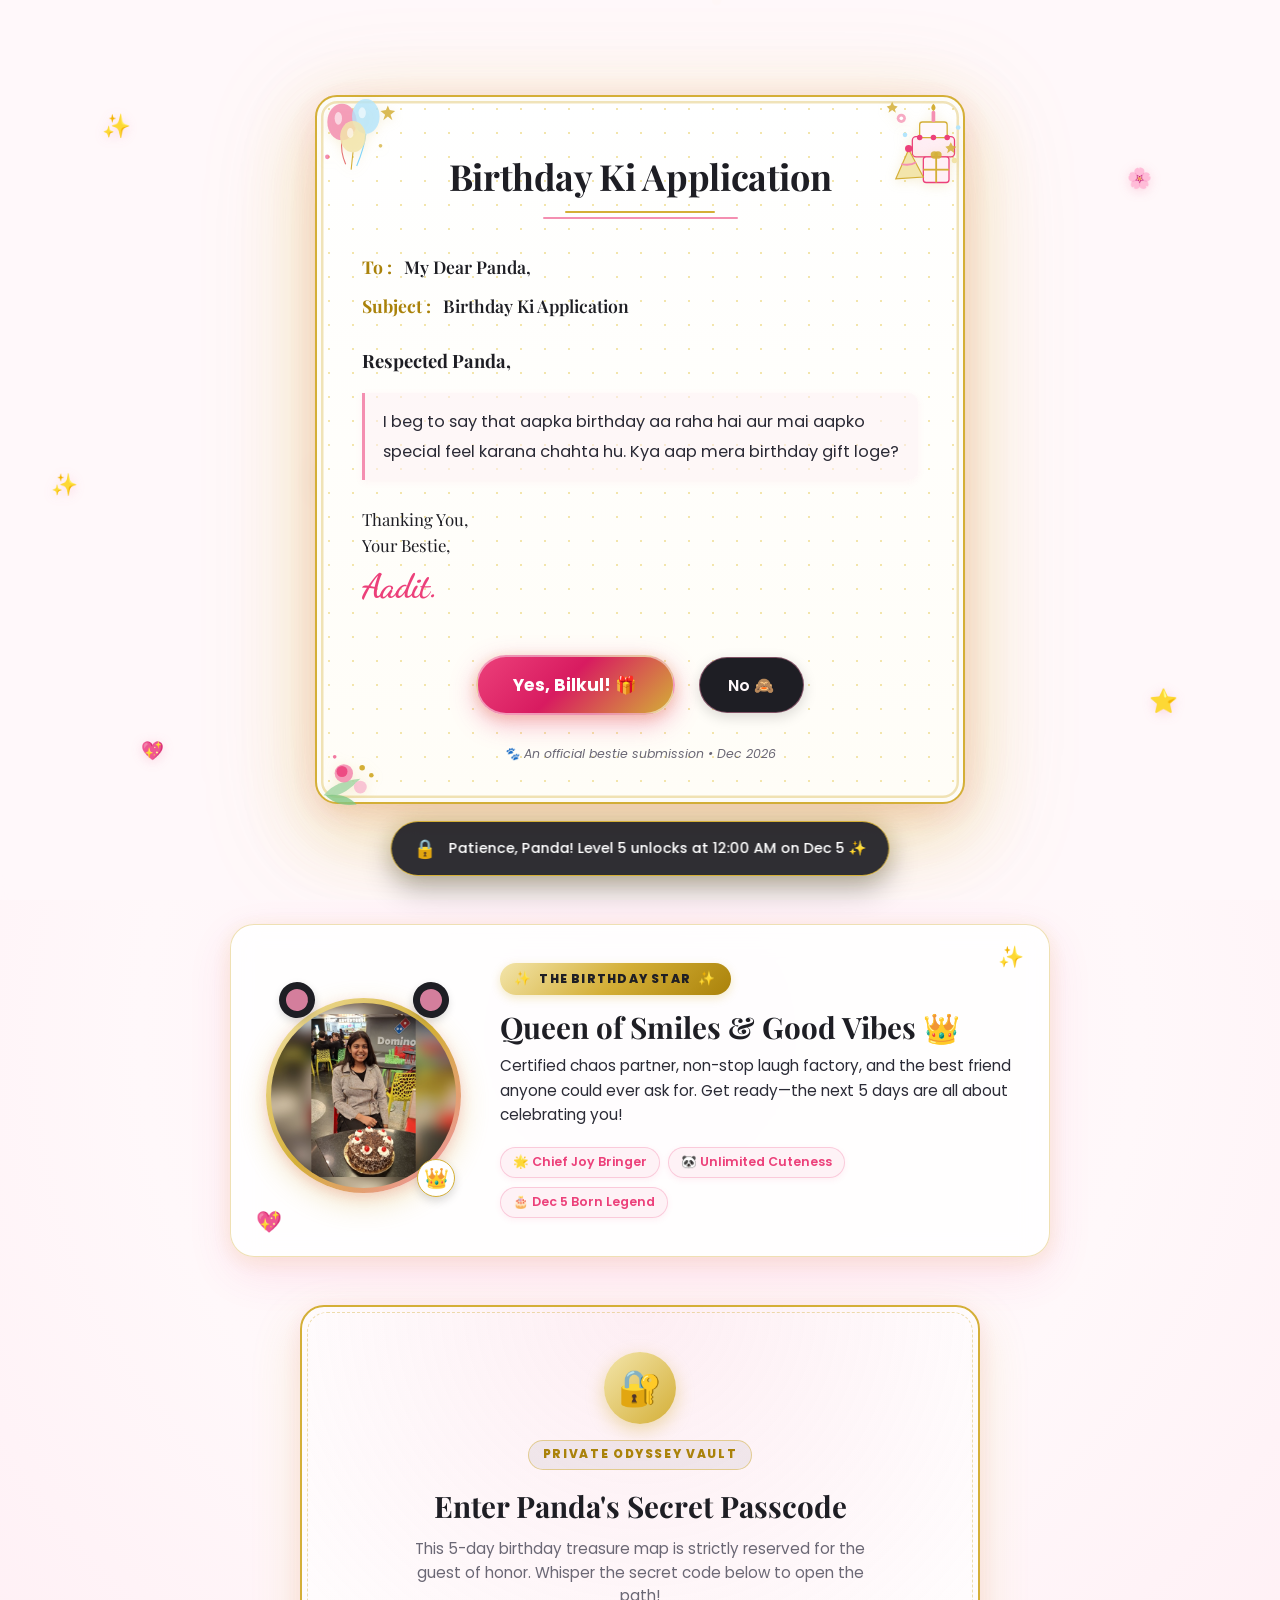
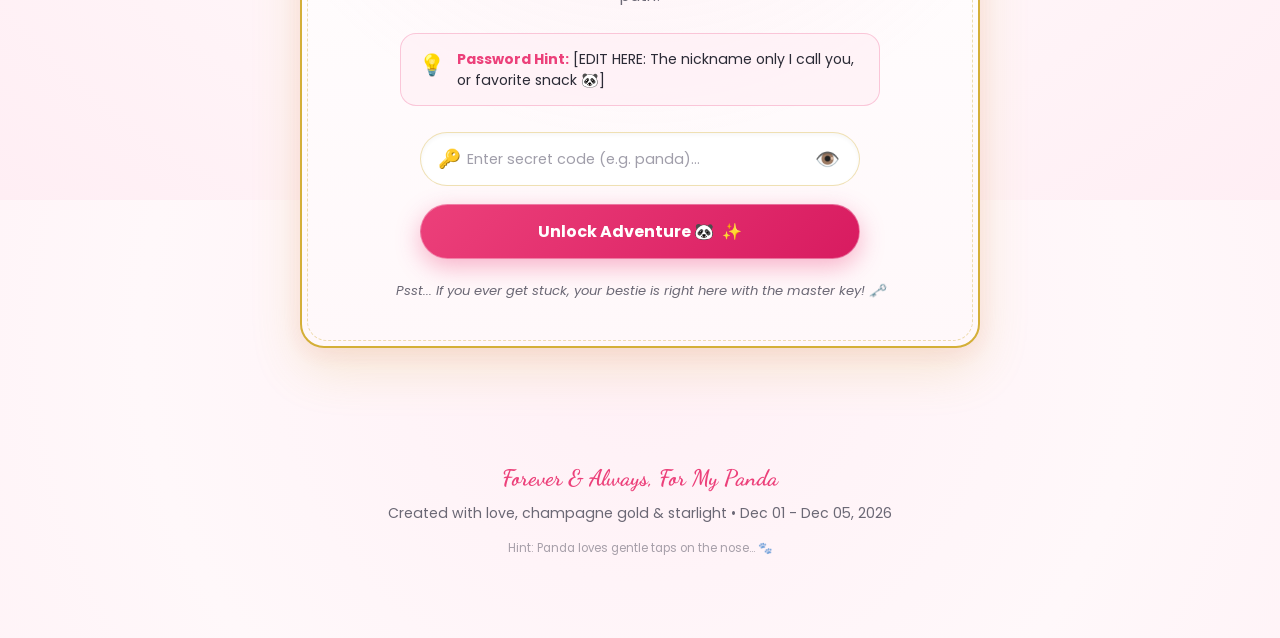
<file: levels/level5.html>
<!DOCTYPE html>
<html lang="en">
<head>
  <meta charset="UTF-8">
  <meta name="viewport" content="width=device-width, initial-scale=1.0">
  <title>Level 05: Happy Birthday Panda! | Grand Birthday Finale</title>
  <link rel="icon" href="data:image/svg+xml,<svg xmlns=%22http://www.w3.org/2000/svg%22 viewBox=%220 0 100 100%22><text y=%22.9em%22 font-size=%2290%22>🎂</text></svg>">

  <!-- Luxe Google Fonts -->
  <link rel="preconnect" href="https://fonts.googleapis.com">
  <link rel="preconnect" href="https://fonts.gstatic.com" crossorigin>
  <link href="https://fonts.googleapis.com/css2?family=Dancing+Script:wght@600;700&family=Playfair+Display:ital,wght@0,500;0,600;0,700;0,800;0,900;1,400&family=Poppins:wght@300;400;500;600;700&display=swap" rel="stylesheet">

  <!-- Main Luxe Panda Stylesheet -->
  <link rel="stylesheet" href="../css/style.css">

  <!-- Direct URL Guard (Executes immediately) -->
  <script src="../js/lockManager.js"></script>
  <script>
    // Enforce URL Guard for Level 5: redirects to ../index.html if locked & not in preview mode
    PandaLock.guardLevel(5);
  </script>
</head>
<body>
  <!-- Ambient Background Particles Canvas -->
  <canvas id="particleCanvas"></canvas>

  <!-- Full-Screen Confetti Celebration Canvas -->
  <canvas id="confettiCanvas"></canvas>

  <div class="level-page-container" style="max-width: 860px;">
    
    <!-- Top Bar Navigation -->
    <nav class="level-top-nav">
      <a href="../index.html" class="back-to-map-btn" id="backToMapLink">
        <span>←</span>
        <span>Back to Countdown Map</span>
      </a>

      <div style="display: flex; align-items: center; gap: 0.8rem;">
        <button class="sound-toggle-btn" id="soundToggleBtn" type="button" aria-label="Toggle Sound">
          <span id="soundIcon">🔊</span>
          <span id="soundLabel">Sound On</span>
        </button>
        <span class="card-day-badge" style="background: linear-gradient(135deg, #F3E5AB, #D4AF37); color: #1E1E24; font-weight: 800;">
          DAY 5 — GRAND FINALE 🎂
        </span>
      </div>
    </nav>

    <!-- Finale Hero Header Section -->
    <header class="finale-hero-card">
      <div class="card-panda-ears">
        <div class="card-ear card-ear-left"></div>
        <div class="card-ear card-ear-right"></div>
      </div>

      <div class="level-badge-pill" style="background: linear-gradient(135deg, #F3E5AB, #D4AF37);">
        👑 December 5, 2026 • The Big Day Has Arrived 👑
      </div>
      
      <h1 class="level-heading" style="color: var(--rose-deep); font-size: clamp(2.4rem, 5vw, 3.4rem); margin-bottom: 0.4rem;">
        Happy Birthday, Panda! 🎂
      </h1>
      
      <p class="level-script-sub" style="font-size: 1.9rem; margin-bottom: 1.2rem;">
        December 5th • Chapter of Wonders & Celebrations
      </p>

      <p style="color: var(--panda-charcoal); max-width: 580px; margin: 0 auto; font-size: 0.98rem; line-height: 1.65;">
        You've walked through all 5 days of the countdown—and now, the clock has struck midnight! Make a wish, blow out the 5 birthday candles on your cake, and unlock your grand keepsake letter!
      </p>
    </header>

    <!-- Interactive 3-Tier Birthday Cake Stage -->
    <section class="cake-stage-container" id="cakeSection">
      
      <div class="cake-instructions-pill" id="cakeStatusPill">
        <span>🕯️ Tap candles to make a wish & blow them out:</span>
        <strong id="candlesCountDisplay">5 / 5 Lit</strong>
      </div>

      <div class="cake-structure">
        
        <!-- Crowned Panda Cake Topper -->
        <div class="cake-topper-panda" title="Panda Cake Topper">
          <svg viewBox="0 0 100 100" width="100%" height="100%">
            <!-- Ears -->
            <circle cx="28" cy="38" r="14" fill="#1E1E24" />
            <circle cx="72" cy="38" r="14" fill="#1E1E24" />
            <circle cx="28" cy="38" r="7" fill="#F48FB1" />
            <circle cx="72" cy="38" r="7" fill="#F48FB1" />
            <!-- Head -->
            <ellipse cx="50" cy="58" rx="34" ry="28" fill="#FFF8FA" stroke="#1E1E24" stroke-width="2.5" />
            <!-- Eye Patches -->
            <ellipse cx="36" cy="55" rx="9" ry="11" fill="#1E1E24" transform="rotate(-15 36 55)" />
            <ellipse cx="64" cy="55" rx="9" ry="11" fill="#1E1E24" transform="rotate(15 64 55)" />
            <circle cx="37" cy="54" r="3.5" fill="#FFF" />
            <circle cx="63" cy="54" r="3.5" fill="#FFF" />
            <!-- Cheeks & Nose -->
            <ellipse cx="28" cy="64" rx="6" ry="4" fill="#F48FB1" opacity="0.8" />
            <ellipse cx="72" cy="64" rx="6" ry="4" fill="#F48FB1" opacity="0.8" />
            <ellipse cx="50" cy="62" rx="4" ry="3" fill="#1E1E24" />
            <!-- Gold Birthday Crown -->
            <polygon points="50,14 36,32 43,34 50,22 57,34 64,32" fill="url(#goldCrownGrad)" stroke="#AA820A" stroke-width="1.5" />
            <defs>
              <linearGradient id="goldCrownGrad" x1="0%" y1="0%" x2="100%" y2="100%">
                <stop offset="0%" stop-color="#F3E5AB" />
                <stop offset="100%" stop-color="#D4AF37" />
              </linearGradient>
            </defs>
          </svg>
        </div>

        <!-- 5 Lit Birthday Candles Row -->
        <div class="candles-row" id="candlesRow">
          
          <!-- Candle 1 -->
          <div class="cake-candle" id="candle-1" onclick="BirthdayCakeApp.blowCandle(1)" title="Blow out Candle 1">
            <div class="candle-wick"></div>
            <div class="candle-flame" id="flame-1"></div>
          </div>

          <!-- Candle 2 -->
          <div class="cake-candle" id="candle-2" onclick="BirthdayCakeApp.blowCandle(2)" title="Blow out Candle 2">
            <div class="candle-wick"></div>
            <div class="candle-flame" id="flame-2"></div>
          </div>

          <!-- Candle 3 -->
          <div class="cake-candle" id="candle-3" onclick="BirthdayCakeApp.blowCandle(3)" title="Blow out Candle 3">
            <div class="candle-wick"></div>
            <div class="candle-flame" id="flame-3"></div>
          </div>

          <!-- Candle 4 -->
          <div class="cake-candle" id="candle-4" onclick="BirthdayCakeApp.blowCandle(4)" title="Blow out Candle 4">
            <div class="candle-wick"></div>
            <div class="candle-flame" id="flame-4"></div>
          </div>

          <!-- Candle 5 -->
          <div class="cake-candle" id="candle-5" onclick="BirthdayCakeApp.blowCandle(5)" title="Blow out Candle 5">
            <div class="candle-wick"></div>
            <div class="candle-flame" id="flame-5"></div>
          </div>

        </div>

        <!-- 3-Tier Cake Body -->
        <div class="cake-tier cake-tier-top"></div>
        <div class="cake-tier cake-tier-mid"></div>
        <div class="cake-tier cake-tier-bottom"></div>

        <!-- Luxury Gold Cake Stand -->
        <div class="cake-stand-plate"></div>
        <div class="cake-stand-pedestal"></div>
        <div class="cake-stand-base"></div>

      </div>

      <!-- Quick Action Button -->
      <button class="btn-blow-candles" id="blowAllCandlesBtn" type="button" onclick="BirthdayCakeApp.blowAllCandles()">
        <span>💨 Make a Wish & Blow Out All Candles</span>
      </button>
    </section>

    <!-- Grand Birthday Keepsake Letter & Finale Section -->
    <section class="grand-keepsake-section" id="grandKeepsakeSection">
      
      <article class="grand-letter-card">
        <!-- Corner Flourishes -->
        <div class="parchment-corner parchment-corner-tl"></div>
        <div class="parchment-corner parchment-corner-tr"></div>
        <div class="parchment-corner parchment-corner-bl"></div>
        <div class="parchment-corner parchment-corner-br"></div>

        <div class="letter-date-pill">December 05, 2026 • The Grand Birthday Finale</div>

        <h2 class="letter-salutation">Happy Birthday, My Favorite Panda! 🎂✨</h2>

        <p class="letter-body-text">
          Happy, happy birthday to the most iconic, hilarious, thoughtful, and genuinely wonderful best friend in the world! Today is all about celebrating you, the joy you bring into every room, and the incredible human you are.
        </p>

        <p class="letter-body-text">
          Looking back over this past year, some of my favorite moments have been the simplest ones with you—from our random food runs and late-night laughs to unprovoked chaotic debriefs over things nobody else would ever understand.
        </p>

        <blockquote class="letter-highlight-quote">
          "In a world that is always moving too fast, your friendship is my favorite anchor. You make everything ten times more fun, and having you as a best friend is something I will celebrate every single day."
        </blockquote>

        <p class="letter-body-text">
          As you blow out your candles and step into this brand new age, my wish for you is simple: effortless success in everything you chase, endless laughter, spontaneous adventures, total peace of mind, and every single one of your biggest goals coming to life.
        </p>

        <p class="letter-body-text">
          Thank you for being the realest, funniest, and most irreplaceable bestie. Here is to celebrating today, tomorrow, and a lifetime of adventures together!
        </p>

        <div class="letter-signoff">
          With endless laughs & bamboo-sized hugs,<br>
          Forever Your Partner in Crime 🐼🎉
        </div>

        <!-- Finale Action Buttons -->
        <div class="grand-letter-actions">
          <button class="btn-replay-confetti" type="button" onclick="BirthdayCakeApp.triggerConfettiShower()">
            <span>🎉 Replay Confetti</span>
            <span>✨</span>
          </button>

          <button class="btn-complete-level" id="completeDay5Btn" type="button">
            <span>Complete 5-Day Odyssey & Return to Map</span>
            <span>🏆</span>
          </button>
        </div>

      </article>

    </section>

  </div>

  <!-- Background Music Audio Element with Smart Fallback -->
  <audio id="bgMusic" loop preload="auto" src="../assets/level5-song.mp3"></audio>

  <!-- Toast Container -->
  <div class="panda-toast-container"></div>

  <!-- Audio, Cake & Confetti Script -->
  <script>
    document.addEventListener('DOMContentLoaded', () => {
      // 1. Web Audio API Sound Effects & "Happy Birthday" Melody Synthesizer
      const SoundFX = (function () {
        let audioCtx = null;
        let isMuted = false;

        function getAudioContext() {
          if (!audioCtx) {
            const AudioContextClass = window.AudioContext || window.webkitAudioContext;
            if (AudioContextClass) {
              audioCtx = new AudioContextClass();
            }
          }
          if (audioCtx && audioCtx.state === 'suspended') {
            audioCtx.resume();
          }
          return audioCtx;
        }

        // Entrance Celebratory Chime: C5 -> E5 -> G5 -> C6
        function playWelcomeChime() {
          if (isMuted) return;
          const ctx = getAudioContext();
          if (!ctx) return;

          const now = ctx.currentTime;
          const notes = [
            { f: 523.25, t: 0.0, d: 0.4 },  // C5
            { f: 659.25, t: 0.12, d: 0.42 }, // E5
            { f: 783.99, t: 0.24, d: 0.45 }, // G5
            { f: 1046.50, t: 0.38, d: 0.8 }  // C6 (held bell)
          ];

          notes.forEach(n => {
            const osc = ctx.createOscillator();
            const gain = ctx.createGain();
            osc.type = 'sine';
            osc.frequency.setValueAtTime(n.f, now + n.t);

            gain.gain.setValueAtTime(0, now + n.t);
            gain.gain.linearRampToValueAtTime(0.2, now + n.t + 0.02);
            gain.gain.exponentialRampToValueAtTime(0.001, now + n.t + n.d);

            osc.connect(gain);
            gain.connect(ctx.destination);
            osc.start(now + n.t);
            osc.stop(now + n.t + n.d);
          });
        }

        // Gentle Candle Blow-Out Air Puff Sound
        function playBlowOutSound() {
          if (isMuted) return;
          const ctx = getAudioContext();
          if (!ctx) return;

          const now = ctx.currentTime;
          const bufferSize = ctx.sampleRate * 0.18; // 180ms
          const buffer = ctx.createBuffer(1, bufferSize, ctx.sampleRate);
          const data = buffer.getChannelData(0);

          for (let i = 0; i < bufferSize; i++) {
            data[i] = (Math.random() * 2 - 1) * Math.exp(-i / (bufferSize * 0.35));
          }

          const noise = ctx.createBufferSource();
          noise.buffer = buffer;

          const filter = ctx.createBiquadFilter();
          filter.type = 'lowpass';
          filter.frequency.setValueAtTime(800, now);
          filter.frequency.exponentialRampToValueAtTime(250, now + 0.17);

          const gain = ctx.createGain();
          gain.gain.setValueAtTime(0.22, now);
          gain.gain.exponentialRampToValueAtTime(0.001, now + 0.18);

          noise.connect(filter);
          filter.connect(gain);
          gain.connect(ctx.destination);
          noise.start(now);
        }

        // Grand Sparkle & Applause Fanfare when all 5 candles are out
        function playGrandCelebrationBurst() {
          if (isMuted) return;
          const ctx = getAudioContext();
          if (!ctx) return;

          const now = ctx.currentTime;
          const fanfare = [
            { f: 523.25, t: 0.0, d: 0.2 },   // C5
            { f: 659.25, t: 0.12, d: 0.2 },  // E5
            { f: 783.99, t: 0.24, d: 0.25 }, // G5
            { f: 1046.50, t: 0.38, d: 0.3 }, // C6
            { f: 1318.51, t: 0.52, d: 0.4 }, // E6
            { f: 1567.98, t: 0.68, d: 0.9 }  // G6
          ];

          fanfare.forEach(n => {
            const osc = ctx.createOscillator();
            const gain = ctx.createGain();
            osc.type = 'triangle';
            osc.frequency.setValueAtTime(n.f, now + n.t);

            gain.gain.setValueAtTime(0, now + n.t);
            gain.gain.linearRampToValueAtTime(0.22, now + n.t + 0.02);
            gain.gain.exponentialRampToValueAtTime(0.001, now + n.t + n.d);

            osc.connect(gain);
            gain.connect(ctx.destination);
            osc.start(now + n.t);
            osc.stop(now + n.t + n.d);
          });
        }

        // Complete Web Audio API Music-Box Rendition of "Happy Birthday to You"
        function playHappyBirthdayMelody() {
          if (isMuted) return;
          const ctx = getAudioContext();
          if (!ctx) return;

          const now = ctx.currentTime;

          // Notes for "Happy Birthday to You" in Key of F
          // F4 = 349.23, G4 = 392.00, A4 = 440.00, Bb4 = 466.16, C5 = 523.25, D5 = 587.33, F5 = 698.46
          const melody = [
            // "Hap-py Birth-day to you"
            { f: 392.00, t: 0.0, d: 0.25 },  // G4
            { f: 392.00, t: 0.3, d: 0.25 },  // G4
            { f: 440.00, t: 0.6, d: 0.5 },   // A4
            { f: 392.00, t: 1.2, d: 0.5 },   // G4
            { f: 523.25, t: 1.8, d: 0.5 },   // C5
            { f: 493.88, t: 2.4, d: 0.9 },   // B4

            // "Hap-py Birth-day to you"
            { f: 392.00, t: 3.5, d: 0.25 },  // G4
            { f: 392.00, t: 3.8, d: 0.25 },  // G4
            { f: 440.00, t: 4.1, d: 0.5 },   // A4
            { f: 392.00, t: 4.7, d: 0.5 },   // G4
            { f: 587.33, t: 5.3, d: 0.5 },   // D5
            { f: 523.25, t: 5.9, d: 0.9 },   // C5

            // "Hap-py Birth-day dear Pan-da"
            { f: 392.00, t: 7.0, d: 0.25 },  // G4
            { f: 392.00, t: 7.3, d: 0.25 },  // G4
            { f: 783.99, t: 7.6, d: 0.6 },   // G5
            { f: 659.25, t: 8.3, d: 0.5 },   // E5
            { f: 523.25, t: 8.9, d: 0.5 },   // C5
            { f: 493.88, t: 9.5, d: 0.5 },   // B4
            { f: 440.00, t: 10.1, d: 0.9 },  // A4

            // "Hap-py Birth-day to you!"
            { f: 698.46, t: 11.2, d: 0.28 }, // F5
            { f: 698.46, t: 11.5, d: 0.28 }, // F5
            { f: 659.25, t: 11.9, d: 0.6 },  // E5
            { f: 523.25, t: 12.6, d: 0.5 },  // C5
            { f: 587.33, t: 13.2, d: 0.6 },  // D5
            { f: 523.25, t: 13.9, d: 1.5 }   // C5 (held bell finale)
          ];

          melody.forEach(n => {
            const osc = ctx.createOscillator();
            const gain = ctx.createGain();

            // Celesta / Music box character: triangle wave
            osc.type = 'triangle';
            osc.frequency.setValueAtTime(n.f, now + n.t);

            gain.gain.setValueAtTime(0, now + n.t);
            gain.gain.linearRampToValueAtTime(0.24, now + n.t + 0.02);
            gain.gain.exponentialRampToValueAtTime(0.001, now + n.t + n.d);

            osc.connect(gain);
            gain.connect(ctx.destination);
            osc.start(now + n.t);
            osc.stop(now + n.t + n.d);
          });
        }

        function toggleMute() {
          isMuted = !isMuted;
          return isMuted;
        }

        function getMuted() {
          return isMuted;
        }

        return {
          getAudioContext,
          playWelcomeChime,
          playBlowOutSound,
          playGrandCelebrationBurst,
          playHappyBirthdayMelody,
          toggleMute,
          getMuted
        };
      })();

      // 2. Full-Screen Confetti Shower Engine
      const ConfettiEngine = (function () {
        const canvas = document.getElementById('confettiCanvas');
        const ctx = canvas.getContext('2d');
        let width = (canvas.width = window.innerWidth);
        let height = (canvas.height = window.innerHeight);

        window.addEventListener('resize', () => {
          width = canvas.width = window.innerWidth;
          height = canvas.height = window.innerHeight;
        });

        let particles = [];
        let animationId = null;

        const colors = [
          '#EC407A', // Deep rose
          '#F48FB1', // Rose pink
          '#D4AF37', // Metallic gold
          '#F3E5AB', // Champagne gold
          '#FFFFFF', // Pearl white
          '#1E1E24'  // Panda charcoal
        ];

        function launch(count = 140) {
          for (let i = 0; i < count; i++) {
            particles.push({
              x: width * 0.5 + (Math.random() - 0.5) * 200,
              y: height * 0.45,
              vx: (Math.random() - 0.5) * 16,
              vy: -Math.random() * 16 - 4,
              size: Math.random() * 8 + 5,
              color: colors[Math.floor(Math.random() * colors.length)],
              rotation: Math.random() * 360,
              rotSpeed: (Math.random() - 0.5) * 14,
              life: 1,
              decay: 0.006 + Math.random() * 0.006
            });
          }

          if (!animationId) {
            runLoop();
          }
        }

        function runLoop() {
          ctx.clearRect(0, 0, width, height);

          for (let i = particles.length - 1; i >= 0; i--) {
            const p = particles[i];
            p.x += p.vx;
            p.y += p.vy;
            p.vy += 0.35; // gravity
            p.rotation += p.rotSpeed;
            p.life -= p.decay;

            ctx.save();
            ctx.globalAlpha = Math.max(0, p.life);
            ctx.translate(p.x, p.y);
            ctx.rotate((p.rotation * Math.PI) / 180);
            ctx.fillStyle = p.color;
            ctx.fillRect(-p.size / 2, -p.size / 2, p.size, p.size * 0.7);
            ctx.restore();

            if (p.life <= 0 || p.y > height + 20) {
              particles.splice(i, 1);
            }
          }

          if (particles.length > 0) {
            animationId = requestAnimationFrame(runLoop);
          } else {
            animationId = null;
            ctx.clearRect(0, 0, width, height);
          }
        }

        return {
          launch
        };
      })();

      // 3. Birthday Cake & Candle App Controller
      const BirthdayCakeApp = (function () {
        let extinguishedCount = 0;
        const TOTAL_CANDLES = 5;
        const extinguishedSet = new Set();
        const candlesDisplay = document.getElementById('candlesCountDisplay');
        const cakeStatusPill = document.getElementById('cakeStatusPill');
        const keepsakeSection = document.getElementById('grandKeepsakeSection');
        const blowAllBtn = document.getElementById('blowAllCandlesBtn');
        const audioEl = document.getElementById('bgMusic');

        // Check if level was previously completed
        if (PandaLock.isLevelCompleted(5)) {
          for (let i = 1; i <= TOTAL_CANDLES; i++) {
            extinguishedSet.add(i);
            const flame = document.getElementById(`flame-${i}`);
            if (flame) flame.classList.add('is-extinguished');
          }
          extinguishedCount = TOTAL_CANDLES;
          candlesDisplay.textContent = 'All 5 Extinguished (Wish Granted! ✨)';
          cakeStatusPill.style.background = 'rgba(240, 253, 244, 0.95)';
          cakeStatusPill.style.borderColor = '#10B981';
          blowAllBtn.style.display = 'none';
          keepsakeSection.classList.add('is-revealed');
        }

        function createSmokePuff(candleEl) {
          const puff = document.createElement('div');
          puff.className = 'smoke-puff';
          candleEl.appendChild(puff);
          setTimeout(() => puff.remove(), 1200);
        }

        function blowCandle(id) {
          if (extinguishedSet.has(id)) return;
          extinguishedSet.add(id);
          extinguishedCount++;

          const flame = document.getElementById(`flame-${id}`);
          const candle = document.getElementById(`candle-${id}`);
          if (flame) flame.classList.add('is-extinguished');
          if (candle) createSmokePuff(candle);

          // Sound effect
          SoundFX.playBlowOutSound();

          const remaining = TOTAL_CANDLES - extinguishedCount;
          if (remaining > 0) {
            candlesDisplay.textContent = `${remaining} Remaining`;
            PandaLock.showToast(`Puff! ${remaining} candle${remaining > 1 ? 's' : ''} left to blow out ✨`, '💨');
          } else {
            triggerGrandFinale();
          }
        }

        function blowAllCandles() {
          if (extinguishedCount >= TOTAL_CANDLES) return;

          let delay = 0;
          for (let i = 1; i <= TOTAL_CANDLES; i++) {
            if (!extinguishedSet.has(i)) {
              setTimeout(() => {
                blowCandle(i);
              }, delay);
              delay += 250;
            }
          }
        }

        function triggerGrandFinale() {
          candlesDisplay.textContent = 'All 5 Extinguished (Wish Granted! ✨)';
          cakeStatusPill.style.background = 'rgba(240, 253, 244, 0.95)';
          cakeStatusPill.style.borderColor = '#10B981';
          blowAllBtn.style.display = 'none';

          // Sound fanfare
          SoundFX.playGrandCelebrationBurst();

          // Full-screen confetti shower
          ConfettiEngine.launch(180);

          // Play Birthday Melody via Audio or Web Audio Synthesis
          setTimeout(() => {
            if (audioEl) {
              audioEl.volume = 0.35;
              const p = audioEl.play();
              if (p !== undefined) {
                p.catch(() => {
                  // Fall back to synthesized Web Audio "Happy Birthday" melody
                  SoundFX.playHappyBirthdayMelody();
                });
              }
            } else {
              SoundFX.playHappyBirthdayMelody();
            }
          }, 600);

          // Reveal Keepsake Letter
          setTimeout(() => {
            keepsakeSection.classList.add('is-revealed');
            keepsakeSection.scrollIntoView({ behavior: 'smooth', block: 'start' });
            PandaLock.showToast('Happy Birthday Panda! The 5-Day Odyssey is complete 👑🎂', '🎉');
          }, 1000);
        }

        function triggerConfettiShower() {
          ConfettiEngine.launch(150);
          SoundFX.playGrandCelebrationBurst();
          PandaLock.showToast('Confetti shower! 🎊✨', '🎉');
        }

        return {
          blowCandle,
          blowAllCandles,
          triggerConfettiShower
        };
      })();

      // Expose to window for inline onclick handlers
      window.BirthdayCakeApp = BirthdayCakeApp;

      // 4. Welcome Chime & Autoplay Handling
      let welcomeChimePlayed = false;
      function tryWelcome() {
        if (welcomeChimePlayed) return;
        const ctx = SoundFX.getAudioContext();
        if (ctx && ctx.state === 'running') {
          welcomeChimePlayed = true;
          SoundFX.playWelcomeChime();
        }
      }
      tryWelcome();

      const unlockAudio = () => {
        SoundFX.getAudioContext();
        if (!welcomeChimePlayed) tryWelcome();
        window.removeEventListener('pointerdown', unlockAudio);
        window.removeEventListener('keydown', unlockAudio);
      };
      window.addEventListener('pointerdown', unlockAudio);
      window.addEventListener('keydown', unlockAudio);

      // Sound Toggle Button Handler
      const soundToggleBtn = document.getElementById('soundToggleBtn');
      const soundIcon = document.getElementById('soundIcon');
      const soundLabel = document.getElementById('soundLabel');

      soundToggleBtn.addEventListener('click', (e) => {
        e.stopPropagation();
        SoundFX.getAudioContext();
        const muted = SoundFX.toggleMute();
        const audioEl = document.getElementById('bgMusic');
        if (audioEl) audioEl.muted = muted;

        if (muted) {
          soundToggleBtn.classList.add('is-muted');
          soundIcon.textContent = '🔇';
          soundLabel.textContent = 'Muted';
          PandaLock.showToast('Sound Muted 🔇', '🎵');
        } else {
          soundToggleBtn.classList.remove('is-muted');
          soundIcon.textContent = '🔊';
          soundLabel.textContent = 'Sound On';
          SoundFX.playWelcomeChime();
          PandaLock.showToast('Sound Enabled 🔊', '🎵');
        }
      });

      // 5. Complete Level 5 & Return to Map
      const completeDay5Btn = document.getElementById('completeDay5Btn');
      if (completeDay5Btn) {
        completeDay5Btn.addEventListener('click', (e) => {
          e.stopPropagation();
          PandaLock.completeLevel(5);
          PandaLock.showToast('The 5-Day Odyssey is Complete! Returning to Map... 👑💖', '🏆');

          setTimeout(() => {
            window.location.href = '../index.html';
          }, 1200);
        });
      }
    });
  </script>
</body>
</html>
</file>
<file: css/style.css>
/* ========================================================
   LUXE PANDA - 5-DAY BIRTHDAY COUNTDOWN STYLESHEET
   Theme: Soft pearl, blush white, rose pink, champagne gold,
          and panda charcoal black.
   ======================================================== */

:root {
  --bg-pearl: #FFF8FA;
  --bg-blush: #FFEEF4;
  --bg-gradient: radial-gradient(circle at 50% 15%, #FFF0F6 0%, #FFF8FA 50%, #FFEEF4 100%);
  
  --rose-pink: #F48FB1;
  --rose-deep: #EC407A;
  --rose-blush: #FCE4EC;
  --rose-glow: rgba(244, 143, 177, 0.4);

  --gold-metallic: #D4AF37;
  --gold-light: #F3E5AB;
  --gold-dark: #AA820A;
  --gold-gradient: linear-gradient(135deg, #F3E5AB 0%, #D4AF37 50%, #AA820A 100%);
  --gold-border: rgba(212, 175, 55, 0.38);
  --gold-glow: rgba(212, 175, 55, 0.35);

  --panda-black: #1E1E24;
  --panda-charcoal: #2B2B36;
  --panda-muted: #6B6875;
  --panda-white: #FFFFFF;

  --glass-bg: rgba(255, 255, 255, 0.76);
  --glass-bg-hover: rgba(255, 255, 255, 0.9);
  --glass-border: 1.5px solid rgba(212, 175, 55, 0.32);
  --glass-shadow: 0 12px 36px rgba(236, 64, 122, 0.08), 0 4px 16px rgba(212, 175, 55, 0.1);
  --glass-shadow-hover: 0 18px 48px rgba(236, 64, 122, 0.16), 0 8px 24px rgba(212, 175, 55, 0.2);

  --font-heading: 'Playfair Display', Georgia, serif;
  --font-script: 'Dancing Script', cursive;
  --font-body: 'Poppins', -apple-system, BlinkMacSystemFont, sans-serif;

  --radius-sm: 8px;
  --radius-md: 16px;
  --radius-lg: 24px;
  --radius-pill: 9999px;
  
  --transition-fast: 0.2s cubic-bezier(0.2, 0.8, 0.2, 1);
  --transition-normal: 0.35s cubic-bezier(0.25, 1, 0.5, 1);
  --transition-bounce: 0.5s cubic-bezier(0.34, 1.56, 0.64, 1);
}

/* Base & Reset */
*, *::before, *::after {
  box-sizing: border-box;
  margin: 0;
  padding: 0;
}

html {
  scroll-behavior: smooth;
  font-size: 16px;
}

body {
  font-family: var(--font-body);
  background: var(--bg-pearl);
  background-image: var(--bg-gradient);
  color: var(--panda-black);
  min-height: 100vh;
  position: relative;
  overflow-x: hidden;
  line-height: 1.6;
  -webkit-font-smoothing: antialiased;
}

/* Background Particle Canvas */
#particleCanvas {
  position: fixed;
  top: 0;
  left: 0;
  width: 100%;
  height: 100%;
  pointer-events: none;
  z-index: 0;
}

/* Layout Container */
.page-wrapper {
  position: relative;
  z-index: 1;
  max-width: 920px;
  margin: 0 auto;
  padding: 2.5rem 1.25rem 5rem;
  display: flex;
  flex-direction: column;
  align-items: center;
}

/* Creator Preview Mode Banner */
.preview-banner {
  position: fixed;
  top: 0;
  left: 0;
  right: 0;
  background: linear-gradient(90deg, #1E1E24 0%, #2E2838 50%, #1E1E24 100%);
  color: var(--gold-light);
  border-bottom: 2px solid var(--gold-metallic);
  padding: 0.65rem 1.5rem;
  display: none;
  justify-content: center;
  align-items: center;
  gap: 1rem;
  z-index: 999;
  font-size: 0.88rem;
  box-shadow: 0 4px 20px rgba(0, 0, 0, 0.35);
  animation: slideDownBanner 0.4s cubic-bezier(0.2, 0.8, 0.2, 1);
}

.preview-banner.active {
  display: flex;
}

.preview-badge {
  background: var(--gold-gradient);
  color: var(--panda-black);
  font-weight: 700;
  font-size: 0.72rem;
  text-transform: uppercase;
  letter-spacing: 0.08em;
  padding: 0.2rem 0.65rem;
  border-radius: var(--radius-pill);
}

.preview-text {
  font-weight: 500;
  display: flex;
  align-items: center;
  gap: 0.4rem;
}

.preview-exit-btn {
  background: rgba(255, 255, 255, 0.12);
  color: #fff;
  border: 1px solid rgba(243, 229, 171, 0.4);
  padding: 0.25rem 0.85rem;
  border-radius: var(--radius-pill);
  font-size: 0.78rem;
  font-weight: 600;
  cursor: pointer;
  transition: all var(--transition-fast);
}

.preview-exit-btn:hover {
  background: var(--rose-deep);
  border-color: var(--rose-pink);
  transform: translateY(-1px);
}

@keyframes slideDownBanner {
  from { transform: translateY(-100%); }
  to { transform: translateY(0); }
}

/* Prevent background scrolling when application gate is active */
body.application-gate-active {
  overflow: hidden !important;
  height: 100vh !important;
}

/* Hero Section - Full Viewport Initial Framing */
.hero-section {
  text-align: center;
  margin-top: 1rem;
  margin-bottom: 4rem;
  position: relative;
  display: flex;
  flex-direction: column;
  align-items: center;
  justify-content: center;
  min-height: calc(100vh - 6rem);
  width: 100%;
}

/* Cute Interactive Mascot Container */
.mascot-container {
  position: relative;
  width: 170px;
  height: 180px;
  margin: 0 auto 1.25rem;
  cursor: pointer;
  user-select: none;
  -webkit-tap-highlight-color: transparent;
  transition: transform var(--transition-bounce);
}

.mascot-container:hover {
  transform: scale(1.06) translateY(-4px);
}

.mascot-container:active {
  transform: scale(0.96) translateY(2px);
}

.mascot-svg {
  width: 100%;
  height: 100%;
  filter: drop-shadow(0 12px 24px rgba(236, 64, 122, 0.18));
}

/* Mascot SVG Keyframes */
.mascot-ear-left, .mascot-ear-right {
  transform-origin: center;
  transition: transform var(--transition-bounce);
}

.mascot-container:hover .mascot-ear-left {
  animation: earWiggleLeft 0.8s ease-in-out infinite alternate;
}

.mascot-container:hover .mascot-ear-right {
  animation: earWiggleRight 0.8s ease-in-out infinite alternate;
}

@keyframes earWiggleLeft {
  0% { transform: rotate(0deg); }
  100% { transform: rotate(-8deg); }
}

@keyframes earWiggleRight {
  0% { transform: rotate(0deg); }
  100% { transform: rotate(8deg); }
}

.mascot-eye {
  animation: eyeBlink 4.5s infinite;
  transform-origin: center;
}

@keyframes eyeBlink {
  0%, 94%, 98%, 100% { transform: scaleY(1); }
  96% { transform: scaleY(0.08); }
}

.mascot-hat {
  transform-origin: 50% 90%;
  animation: hatTilt 3s ease-in-out infinite alternate;
}

@keyframes hatTilt {
  0% { transform: rotate(-2deg); }
  100% { transform: rotate(3deg); }
}

.mascot-sparkles {
  position: absolute;
  top: 10px;
  right: 15px;
  font-size: 1.2rem;
  animation: floatSparkle 2s ease-in-out infinite alternate;
  pointer-events: none;
}

@keyframes floatSparkle {
  0% { transform: translateY(0) scale(0.9); opacity: 0.6; }
  100% { transform: translateY(-8px) scale(1.2); opacity: 1; }
}

/* Mascot Tap Floating Heart */
.mascot-floating-heart {
  position: absolute;
  pointer-events: none;
  font-size: 1.3rem;
  animation: flyUpAndFade 1.2s forwards cubic-bezier(0.1, 0.8, 0.3, 1);
  z-index: 10;
}

@keyframes flyUpAndFade {
  0% {
    opacity: 1;
    transform: translate(-50%, 0) scale(0.6);
  }
  50% {
    opacity: 0.9;
    transform: translate(-50%, -45px) scale(1.3) rotate(12deg);
  }
  100% {
    opacity: 0;
    transform: translate(-50%, -90px) scale(1) rotate(-10deg);
  }
}

/* Hero Typography */
.hero-tag {
  display: inline-flex;
  align-items: center;
  gap: 0.5rem;
  background: rgba(255, 255, 255, 0.85);
  border: 1px solid var(--gold-border);
  padding: 0.35rem 1.1rem;
  border-radius: var(--radius-pill);
  font-size: 0.82rem;
  font-weight: 600;
  text-transform: uppercase;
  letter-spacing: 0.12em;
  color: var(--gold-dark);
  box-shadow: 0 4px 15px rgba(212, 175, 55, 0.12);
  margin-bottom: 0.85rem;
}

.hero-tag span {
  color: var(--rose-deep);
}

.hero-title {
  font-family: var(--font-heading);
  font-size: clamp(2.2rem, 5.5vw, 3.6rem);
  font-weight: 800;
  color: var(--panda-black);
  letter-spacing: -0.02em;
  line-height: 1.15;
  margin-bottom: 0.6rem;
}

.hero-title .title-accent {
  background: linear-gradient(135deg, var(--rose-deep) 0%, #D81B60 50%, var(--gold-metallic) 100%);
  -webkit-background-clip: text;
  -webkit-text-fill-color: transparent;
  display: inline-block;
  filter: drop-shadow(0 2px 8px rgba(236, 64, 122, 0.2));
}

.hero-subtitle {
  font-family: var(--font-script);
  font-size: clamp(1.4rem, 3.2vw, 1.95rem);
  color: var(--rose-deep);
  margin-bottom: 1rem;
  font-weight: 700;
}

.hero-description {
  max-width: 540px;
  color: var(--panda-muted);
  font-size: 0.98rem;
  margin: 0 auto;
  line-height: 1.6;
}

.hero-clock-pill {
  margin-top: 1.25rem;
  display: inline-flex;
  align-items: center;
  gap: 0.6rem;
  background: rgba(255, 255, 255, 0.7);
  backdrop-filter: blur(8px);
  border: 1px solid rgba(244, 143, 177, 0.35);
  padding: 0.45rem 1.2rem;
  border-radius: var(--radius-pill);
  font-size: 0.85rem;
  color: var(--panda-charcoal);
  box-shadow: 0 4px 14px rgba(236, 64, 122, 0.06);
}

.live-dot {
  width: 8px;
  height: 8px;
  background: #10B981;
  border-radius: 50%;
  display: inline-block;
  box-shadow: 0 0 0 0 rgba(16, 185, 129, 0.7);
  animation: pulseDot 2s infinite;
}

@keyframes pulseDot {
  0% { transform: scale(0.95); box-shadow: 0 0 0 0 rgba(16, 185, 129, 0.7); }
  70% { transform: scale(1.1); box-shadow: 0 0 0 8px rgba(16, 185, 129, 0); }
  100% { transform: scale(0.95); box-shadow: 0 0 0 0 rgba(16, 185, 129, 0); }
}

/* ========================================================
   MAP & TIMELINE PATH
   ======================================================== */
.countdown-map {
  width: 100%;
  max-width: 760px;
  position: relative;
  display: flex;
  flex-direction: column;
  gap: 2.2rem;
  padding: 1rem 0;
}

/* Vertical Gold Dotted Connector */
.countdown-map::before {
  content: '';
  position: absolute;
  top: 60px;
  bottom: 80px;
  left: 50%;
  width: 3px;
  transform: translateX(-50%);
  background-image: linear-gradient(
    to bottom,
    var(--gold-metallic) 55%,
    rgba(212, 175, 55, 0.15) 0%
  );
  background-position: left;
  background-size: 3px 18px;
  background-repeat: repeat-y;
  z-index: 1;
  opacity: 0.85;
}

/* Level Card Wrapper */
.level-card-wrapper {
  position: relative;
  z-index: 2;
  width: 100%;
  display: flex;
  justify-content: center;
}

/* Alternating Alignment for Desktop */
@media (min-width: 680px) {
  .level-card-wrapper:nth-child(odd) {
    justify-content: flex-start;
    padding-right: 50%;
  }
  .level-card-wrapper:nth-child(even) {
    justify-content: flex-end;
    padding-left: 50%;
  }
  .level-card-wrapper:nth-child(odd) .level-card {
    margin-right: 1.75rem;
  }
  .level-card-wrapper:nth-child(even) .level-card {
    margin-left: 1.75rem;
  }
}

/* Central Node Checkpoint */
.map-checkpoint-node {
  display: none;
}

@media (min-width: 680px) {
  .map-checkpoint-node {
    display: flex;
    position: absolute;
    top: 50%;
    left: 50%;
    transform: translate(-50%, -50%);
    width: 34px;
    height: 34px;
    background: #FFF8FA;
    border: 2px solid var(--gold-metallic);
    border-radius: 50%;
    align-items: center;
    justify-content: center;
    color: var(--gold-dark);
    font-weight: 700;
    font-size: 0.8rem;
    box-shadow: 0 0 16px rgba(212, 175, 55, 0.4);
    z-index: 3;
    transition: all var(--transition-normal);
  }

  .level-card-wrapper.is-unlocked .map-checkpoint-node {
    background: var(--gold-gradient);
    color: var(--panda-black);
    box-shadow: 0 0 20px rgba(212, 175, 55, 0.7);
  }
}

/* ========================================================
   GLASSMORPHIIC LEVEL CARD
   ======================================================== */
.level-card {
  position: relative;
  width: 100%;
  max-width: 380px;
  background: var(--glass-bg);
  backdrop-filter: blur(16px);
  -webkit-backdrop-filter: blur(16px);
  border-radius: var(--radius-lg);
  border: var(--glass-border);
  box-shadow: var(--glass-shadow);
  padding: 1.75rem 1.6rem 1.6rem;
  transition: transform var(--transition-normal), box-shadow var(--transition-normal), border-color var(--transition-normal);
  overflow: visible;
}

/* Decorative Panda Ears atop Card */
.card-panda-ears {
  position: absolute;
  top: -16px;
  left: 0;
  right: 0;
  display: flex;
  justify-content: space-between;
  padding: 0 32px;
  pointer-events: none;
  z-index: 2;
}

.card-ear {
  width: 30px;
  height: 22px;
  background: var(--panda-black);
  border-top-left-radius: 18px;
  border-top-right-radius: 18px;
  position: relative;
  transition: transform var(--transition-bounce);
  box-shadow: 0 3px 8px rgba(0, 0, 0, 0.15);
}

.card-ear::after {
  content: '';
  position: absolute;
  bottom: 0;
  left: 50%;
  transform: translateX(-50%);
  width: 16px;
  height: 12px;
  background: var(--rose-pink);
  border-top-left-radius: 10px;
  border-top-right-radius: 10px;
  opacity: 0.85;
}

.level-card:hover .card-ear-left,
.level-content-card:hover .card-ear-left {
  transform: rotate(-10deg) translateY(-2px);
}
.level-card:hover .card-ear-right,
.level-content-card:hover .card-ear-right {
  transform: rotate(10deg) translateY(-2px);
}

/* Card States */
.level-card.is-locked {
  cursor: pointer;
}

.level-card.is-unlocked {
  border-color: rgba(212, 175, 55, 0.7);
  box-shadow: 0 14px 40px rgba(236, 64, 122, 0.12), 0 0 24px rgba(212, 175, 55, 0.25);
  background: rgba(255, 255, 255, 0.88);
}

.level-card.is-unlocked:hover {
  transform: translateY(-6px);
  box-shadow: var(--glass-shadow-hover), 0 0 30px rgba(212, 175, 55, 0.35);
}

.level-card.is-finale {
  background: radial-gradient(circle at 10% 10%, rgba(255, 240, 245, 0.95), rgba(255, 255, 255, 0.92));
  border: 2px solid var(--gold-metallic);
}

/* Shake Animation for Locked Card Click */
.level-card.is-shaking {
  animation: gentleShake 0.45s ease-in-out;
}

@keyframes gentleShake {
  0%, 100% { transform: translateX(0) rotate(0deg); }
  20% { transform: translateX(-9px) rotate(-1.5deg); }
  40% { transform: translateX(9px) rotate(1.5deg); }
  60% { transform: translateX(-6px) rotate(-0.8deg); }
  80% { transform: translateX(6px) rotate(0.8deg); }
}

/* Sparkle Unlock Celebration Transition */
.level-card.just-unlocked {
  animation: unlockCelebrate 1.1s cubic-bezier(0.2, 0.8, 0.2, 1);
}

@keyframes unlockCelebrate {
  0% {
    transform: scale(0.96);
    box-shadow: 0 0 0 0 rgba(212, 175, 55, 0.9);
  }
  40% {
    transform: scale(1.04);
    box-shadow: 0 0 50px 18px rgba(244, 143, 177, 0.7), 0 0 30px 8px rgba(212, 175, 55, 0.6);
  }
  100% {
    transform: scale(1);
    box-shadow: var(--glass-shadow-hover);
  }
}

/* Card Header & Badges */
.card-header {
  display: flex;
  justify-content: space-between;
  align-items: center;
  margin-bottom: 0.9rem;
}

.card-day-badge {
  font-size: 0.78rem;
  font-weight: 700;
  text-transform: uppercase;
  letter-spacing: 0.1em;
  color: var(--gold-dark);
  background: rgba(243, 229, 171, 0.4);
  padding: 0.22rem 0.7rem;
  border-radius: var(--radius-pill);
  border: 1px solid rgba(212, 175, 55, 0.3);
}

.card-status-badge {
  display: inline-flex;
  align-items: center;
  gap: 0.35rem;
  font-size: 0.75rem;
  font-weight: 700;
  letter-spacing: 0.05em;
  text-transform: uppercase;
  padding: 0.25rem 0.75rem;
  border-radius: var(--radius-pill);
  transition: all var(--transition-fast);
}

.card-status-badge.status-locked {
  background: rgba(30, 30, 36, 0.06);
  color: var(--panda-charcoal);
  border: 1px solid rgba(30, 30, 36, 0.12);
}

.card-status-badge.status-unlocked {
  background: var(--gold-gradient);
  color: var(--panda-black);
  box-shadow: 0 2px 10px rgba(212, 175, 55, 0.35);
  border: 1px solid rgba(255, 255, 255, 0.4);
}

.card-status-badge.status-unlocked::before {
  content: '✨';
}

/* Card Content */
.card-body {
  margin-bottom: 1.25rem;
}

.card-level-num {
  font-family: var(--font-heading);
  font-size: 0.9rem;
  font-weight: 700;
  color: var(--rose-deep);
  margin-bottom: 0.2rem;
  text-transform: uppercase;
  letter-spacing: 0.08em;
}

.card-title {
  font-family: var(--font-heading);
  font-size: 1.35rem;
  font-weight: 700;
  color: var(--panda-black);
  line-height: 1.25;
  margin-bottom: 0.45rem;
}

.card-subtitle {
  font-family: var(--font-script);
  font-size: 1.15rem;
  color: var(--panda-muted);
  font-weight: 600;
  line-height: 1.35;
}

/* Countdown Bar / Box */
.card-countdown-box {
  background: rgba(255, 245, 248, 0.85);
  border: 1px dashed rgba(244, 143, 177, 0.5);
  border-radius: var(--radius-md);
  padding: 0.75rem 1rem;
  margin-bottom: 1.25rem;
  display: flex;
  align-items: center;
  justify-content: space-between;
  gap: 0.5rem;
  transition: all var(--transition-normal);
}

.countdown-label {
  font-size: 0.75rem;
  font-weight: 600;
  text-transform: uppercase;
  letter-spacing: 0.05em;
  color: var(--panda-muted);
  display: flex;
  align-items: center;
  gap: 0.4rem;
}

.countdown-timer-value {
  font-family: var(--font-body);
  font-variant-numeric: tabular-nums;
  font-size: 0.98rem;
  font-weight: 700;
  color: var(--rose-deep);
  letter-spacing: 0.02em;
}

.card-countdown-box.is-unlocked-state {
  background: rgba(240, 253, 244, 0.85);
  border-color: rgba(34, 197, 94, 0.4);
}

.card-countdown-box.is-unlocked-state .countdown-timer-value {
  color: #15803D;
}

/* Card Action Button */
.card-action-btn {
  width: 100%;
  display: inline-flex;
  align-items: center;
  justify-content: center;
  gap: 0.5rem;
  padding: 0.78rem 1.4rem;
  border-radius: var(--radius-pill);
  font-family: var(--font-body);
  font-size: 0.92rem;
  font-weight: 600;
  text-decoration: none;
  border: none;
  cursor: pointer;
  transition: all var(--transition-normal);
  user-select: none;
}

.btn-locked {
  background: rgba(30, 30, 36, 0.06);
  color: var(--panda-muted);
  border: 1px solid rgba(30, 30, 36, 0.1);
  cursor: pointer;
}

.btn-locked:hover {
  background: rgba(236, 64, 122, 0.08);
  color: var(--rose-deep);
  border-color: rgba(244, 143, 177, 0.4);
}

.btn-unlocked {
  background: linear-gradient(135deg, var(--rose-pink) 0%, var(--rose-deep) 100%);
  color: #ffffff;
  box-shadow: 0 6px 18px rgba(236, 64, 122, 0.35);
  position: relative;
  overflow: hidden;
}

.btn-unlocked::after {
  content: '';
  position: absolute;
  top: 0;
  left: -100%;
  width: 100%;
  height: 100%;
  background: linear-gradient(90deg, transparent, rgba(255, 255, 255, 0.3), transparent);
  transition: 0.6s;
}

.btn-unlocked:hover {
  transform: translateY(-2px);
  box-shadow: 0 10px 24px rgba(236, 64, 122, 0.45);
}

.btn-unlocked:hover::after {
  left: 100%;
}

.btn-finale {
  background: var(--gold-gradient);
  color: var(--panda-black);
  box-shadow: 0 6px 20px rgba(212, 175, 55, 0.45);
  font-weight: 700;
}

.btn-finale:hover {
  box-shadow: 0 10px 28px rgba(212, 175, 55, 0.65);
  transform: translateY(-2px) scale(1.02);
}

/* ========================================================
   TOAST NOTIFICATION COMPONENT
   ======================================================== */
.panda-toast-container {
  position: fixed;
  bottom: 24px;
  left: 50%;
  transform: translateX(-50%);
  z-index: 10000;
  display: flex;
  flex-direction: column;
  align-items: center;
  gap: 10px;
  pointer-events: none;
  max-width: 90vw;
}

.panda-toast {
  pointer-events: auto;
  background: rgba(30, 30, 36, 0.92);
  color: #fff;
  border: 1px solid var(--gold-metallic);
  backdrop-filter: blur(12px);
  -webkit-backdrop-filter: blur(12px);
  padding: 0.75rem 1.4rem;
  border-radius: var(--radius-pill);
  box-shadow: 0 12px 30px rgba(0, 0, 0, 0.3), 0 0 20px rgba(212, 175, 55, 0.25);
  display: flex;
  align-items: center;
  gap: 0.7rem;
  font-size: 0.9rem;
  font-weight: 500;
  animation: toastPopIn 0.35s cubic-bezier(0.18, 0.89, 0.32, 1.28);
  transition: opacity 0.3s, transform 0.3s;
}

.panda-toast.hiding {
  opacity: 0;
  transform: translateY(15px) scale(0.92);
}

@keyframes toastPopIn {
  from {
    opacity: 0;
    transform: translateY(20px) scale(0.85);
  }
  to {
    opacity: 1;
    transform: translateY(0) scale(1);
  }
}

.toast-icon {
  font-size: 1.15rem;
}

/* ========================================================
   FOOTER
   ======================================================== */
.page-footer {
  text-align: center;
  margin-top: 3.5rem;
  color: var(--panda-muted);
  font-size: 0.88rem;
  display: flex;
  flex-direction: column;
  align-items: center;
  gap: 0.4rem;
}

.footer-script {
  font-family: var(--font-script);
  font-size: 1.4rem;
  color: var(--rose-deep);
  font-weight: 700;
}

.footer-secret-hint {
  font-size: 0.72rem;
  color: rgba(107, 104, 117, 0.6);
  margin-top: 0.5rem;
}

/* ========================================================
   LEVEL STARTER TEMPLATE STYLING
   ======================================================== */
.level-page-container {
  max-width: 800px;
  margin: 0 auto;
  padding: 3rem 1.5rem 5rem;
  display: flex;
  flex-direction: column;
  align-items: center;
  position: relative;
  z-index: 1;
}

.level-top-nav {
  width: 100%;
  display: flex;
  justify-content: space-between;
  align-items: center;
  margin-bottom: 2.5rem;
}

.back-to-map-btn {
  display: inline-flex;
  align-items: center;
  gap: 0.5rem;
  background: rgba(255, 255, 255, 0.85);
  border: 1px solid var(--gold-border);
  color: var(--panda-black);
  padding: 0.6rem 1.2rem;
  border-radius: var(--radius-pill);
  font-weight: 600;
  font-size: 0.88rem;
  text-decoration: none;
  box-shadow: 0 4px 14px rgba(212, 175, 55, 0.12);
  transition: all var(--transition-fast);
}

.back-to-map-btn:hover {
  background: #ffffff;
  color: var(--rose-deep);
  border-color: var(--rose-pink);
  transform: translateX(-3px);
  box-shadow: 0 6px 18px rgba(236, 64, 122, 0.18);
}

.level-content-card {
  width: 100%;
  background: var(--glass-bg);
  backdrop-filter: blur(20px);
  -webkit-backdrop-filter: blur(20px);
  border: var(--glass-border);
  border-radius: var(--radius-lg);
  box-shadow: var(--glass-shadow-hover);
  padding: 3rem 2.2rem;
  text-align: center;
  position: relative;
  overflow: visible;
}

.level-badge-pill {
  display: inline-flex;
  align-items: center;
  gap: 0.4rem;
  background: var(--gold-gradient);
  color: var(--panda-black);
  font-weight: 700;
  font-size: 0.78rem;
  letter-spacing: 0.1em;
  text-transform: uppercase;
  padding: 0.35rem 1rem;
  border-radius: var(--radius-pill);
  margin-bottom: 1.2rem;
}

.level-heading {
  font-family: var(--font-heading);
  font-size: clamp(2rem, 4vw, 2.8rem);
  font-weight: 800;
  color: var(--panda-black);
  margin-bottom: 0.5rem;
}

.level-script-sub {
  font-family: var(--font-script);
  font-size: 1.8rem;
  color: var(--rose-deep);
  margin-bottom: 1.8rem;
  font-weight: 700;
}

.level-preview-notice {
  background: rgba(244, 143, 177, 0.12);
  border: 1px dashed var(--rose-pink);
  border-radius: var(--radius-md);
  padding: 1.5rem;
  margin-top: 2rem;
  color: var(--panda-charcoal);
  font-size: 0.95rem;
  line-height: 1.7;
}

/* Responsive tweaks */
@media (max-width: 679px) {
  .countdown-map::before {
    left: 28px;
    transform: none;
  }
  .level-card-wrapper {
    padding-left: 54px !important;
    padding-right: 0 !important;
    justify-content: flex-start !important;
  }
  .level-card {
    max-width: 100%;
    margin-left: 0 !important;
    margin-right: 0 !important;
  }
  .page-wrapper {
    padding: 1.5rem 1rem 4rem;
  }
}

/* ========================================================
   COMPLETION BADGES & STATES
   ======================================================== */
.card-status-badge.status-completed {
  background: linear-gradient(135deg, #10B981 0%, #059669 100%);
  color: #ffffff;
  border: 1px solid rgba(255, 255, 255, 0.4);
  box-shadow: 0 2px 10px rgba(16, 185, 129, 0.35);
}

.map-checkpoint-node.checkpoint-completed {
  background: var(--gold-gradient) !important;
  color: var(--panda-black) !important;
  box-shadow: 0 0 22px rgba(212, 175, 55, 0.85) !important;
  border-color: #AA820A !important;
}

.card-action-btn.btn-completed {
  background: linear-gradient(135deg, #F3E5AB 0%, #D4AF37 50%, #AA820A 100%);
  color: var(--panda-black);
  box-shadow: 0 6px 20px rgba(212, 175, 55, 0.4);
}

/* ========================================================
   LEVEL 1 MINI-GAME & REWARD ENVELOPE STYLING
   ======================================================== */
.game-container-card {
  width: 100%;
  max-width: 640px;
  background: var(--glass-bg);
  backdrop-filter: blur(20px);
  -webkit-backdrop-filter: blur(20px);
  border: var(--glass-border);
  border-radius: var(--radius-lg);
  box-shadow: var(--glass-shadow-hover);
  padding: 1.8rem 1.6rem;
  margin-top: 1.5rem;
  text-align: center;
  position: relative;
}

.game-score-board {
  display: flex;
  justify-content: space-between;
  align-items: center;
  flex-wrap: wrap;
  gap: 0.8rem;
  margin-bottom: 1rem;
}

.game-score-box {
  background: rgba(255, 255, 255, 0.9);
  border: 1.5px solid var(--gold-border);
  border-radius: var(--radius-pill);
  padding: 0.4rem 1.1rem;
  font-size: 0.9rem;
  font-weight: 700;
  color: var(--panda-black);
  box-shadow: 0 4px 12px rgba(212, 175, 55, 0.12);
  display: inline-flex;
  align-items: center;
  gap: 0.4rem;
}

.game-target-box {
  background: rgba(255, 240, 245, 0.95);
  border: 1.5px solid rgba(244, 143, 177, 0.5);
  border-radius: var(--radius-pill);
  padding: 0.4rem 1.1rem;
  font-size: 0.9rem;
  font-weight: 700;
  color: var(--rose-deep);
  box-shadow: 0 4px 12px rgba(236, 64, 122, 0.1);
  display: inline-flex;
  align-items: center;
  gap: 0.4rem;
}

.sound-toggle-btn {
  background: rgba(255, 255, 255, 0.9);
  border: 1.5px solid var(--gold-border);
  border-radius: var(--radius-pill);
  padding: 0.4rem 1.1rem;
  font-size: 0.85rem;
  font-weight: 600;
  color: var(--panda-black);
  box-shadow: 0 4px 12px rgba(212, 175, 55, 0.12);
  display: inline-flex;
  align-items: center;
  gap: 0.4rem;
  cursor: pointer;
  transition: all var(--transition-fast);
  font-family: var(--font-body);
  user-select: none;
}

.sound-toggle-btn:hover {
  background: #FFFDF9;
  border-color: var(--rose-pink);
  transform: translateY(-1px);
  box-shadow: 0 6px 16px rgba(236, 64, 122, 0.16);
}

.sound-toggle-btn.is-muted {
  background: rgba(240, 240, 245, 0.85);
  color: var(--panda-muted);
  border-color: rgba(30, 30, 36, 0.18);
  box-shadow: none;
}

/* Mini-Game Progress Bar */
.game-progress-wrapper {
  margin-bottom: 1.2rem;
  width: 100%;
}

.game-progress-header {
  display: flex;
  justify-content: space-between;
  font-size: 0.78rem;
  font-weight: 600;
  color: var(--panda-muted);
  margin-bottom: 0.35rem;
  text-transform: uppercase;
  letter-spacing: 0.05em;
}

.game-progress-bar-track {
  width: 100%;
  height: 14px;
  background: rgba(30, 30, 36, 0.06);
  border-radius: var(--radius-pill);
  overflow: hidden;
  border: 1px solid rgba(212, 175, 55, 0.3);
  position: relative;
  box-shadow: inset 0 2px 4px rgba(0, 0, 0, 0.05);
}

.game-progress-bar-fill {
  height: 100%;
  width: 0%;
  background: linear-gradient(90deg, var(--rose-pink) 0%, var(--rose-deep) 60%, var(--gold-metallic) 100%);
  border-radius: var(--radius-pill);
  transition: width 0.25s cubic-bezier(0.2, 0.8, 0.2, 1);
  position: relative;
  overflow: hidden;
}

.game-progress-bar-fill::after {
  content: '';
  position: absolute;
  top: 0;
  left: 0;
  right: 0;
  bottom: 0;
  background: linear-gradient(
    90deg,
    rgba(255, 255, 255, 0) 0%,
    rgba(255, 255, 255, 0.4) 50%,
    rgba(255, 255, 255, 0) 100%
  );
  animation: barShimmer 1.8s infinite;
}

@keyframes barShimmer {
  0% { transform: translateX(-100%); }
  100% { transform: translateX(100%); }
}

/* Game Canvas Arena */
.game-canvas-area {
  position: relative;
  width: 100%;
  height: 380px;
  border-radius: var(--radius-md);
  overflow: hidden;
  border: 1.5px solid var(--gold-border);
  background: radial-gradient(circle at 50% 20%, #FFF5F8 0%, #FFF8FA 60%, #FFEEF4 100%);
  box-shadow: inset 0 4px 18px rgba(236, 64, 122, 0.06), 0 8px 24px rgba(212, 175, 55, 0.12);
  touch-action: none;
  cursor: ew-resize;
}

#catchGameCanvas {
  display: block;
  width: 100%;
  height: 100%;
}

.game-hint-pill {
  margin-top: 1rem;
  display: inline-flex;
  align-items: center;
  gap: 0.5rem;
  background: rgba(255, 255, 255, 0.85);
  border: 1px solid rgba(212, 175, 55, 0.35);
  padding: 0.4rem 1.1rem;
  border-radius: var(--radius-pill);
  font-size: 0.8rem;
  color: var(--panda-charcoal);
  font-weight: 500;
}

/* ========================================================
   REWARD SECTION & LUXURY WAX SEAL ENVELOPE
   ======================================================== */
.reward-section {
  display: none;
  margin-top: 2.5rem;
  width: 100%;
  max-width: 640px;
  animation: rewardRevealFade 0.8s cubic-bezier(0.2, 0.8, 0.2, 1) forwards;
}

.reward-section.is-active {
  display: block;
}

@keyframes rewardRevealFade {
  0% { opacity: 0; transform: translateY(30px); }
  100% { opacity: 1; transform: translateY(0); }
}

.reward-celebration-banner {
  background: linear-gradient(135deg, #FFF0F6 0%, #FFF8FA 50%, #FFF3D6 100%);
  border: 2px solid var(--gold-metallic);
  border-radius: var(--radius-lg);
  padding: 1.5rem;
  text-align: center;
  margin-bottom: 2rem;
  box-shadow: 0 10px 30px rgba(212, 175, 55, 0.22);
}

.reward-banner-title {
  font-family: var(--font-heading);
  font-size: 1.6rem;
  font-weight: 800;
  color: var(--rose-deep);
  margin-bottom: 0.3rem;
}

.reward-banner-sub {
  font-family: var(--font-script);
  font-size: 1.3rem;
  color: var(--gold-dark);
}

/* Digital Wax-Sealed Envelope */
.envelope-interactive-wrap {
  position: relative;
  width: 100%;
  max-width: 540px;
  margin: 0 auto 3rem;
  perspective: 1200px;
}

.envelope-pocket {
  position: relative;
  width: 100%;
  min-height: 280px;
  background: linear-gradient(135deg, #FFFFFF 0%, #FFF5F8 100%);
  border: 2px solid var(--gold-metallic);
  border-radius: var(--radius-md);
  box-shadow: 0 16px 45px rgba(236, 64, 122, 0.15), 0 6px 20px rgba(212, 175, 55, 0.2);
  display: flex;
  flex-direction: column;
  align-items: center;
  justify-content: center;
  padding: 2.5rem 1.5rem;
  cursor: pointer;
  transition: transform var(--transition-bounce), box-shadow var(--transition-normal);
  overflow: hidden;
}

.envelope-pocket:hover {
  transform: translateY(-4px) scale(1.01);
  box-shadow: 0 22px 55px rgba(236, 64, 122, 0.22), 0 8px 26px rgba(212, 175, 55, 0.3);
}

/* Gold Flap & Filigree on Envelope */
.envelope-flap-decor {
  position: absolute;
  top: 0;
  left: 0;
  right: 0;
  height: 90px;
  background: linear-gradient(180deg, rgba(243, 229, 171, 0.4) 0%, transparent 100%);
  border-bottom: 1.5px dashed var(--gold-metallic);
  pointer-events: none;
}

/* Real Wax Seal Button */
.wax-seal-btn {
  position: relative;
  z-index: 5;
  width: 84px;
  height: 84px;
  background: radial-gradient(circle at 35% 35%, #FF5277, #C2185B 60%, #880E4F 100%);
  border-radius: 50%;
  display: flex;
  flex-direction: column;
  align-items: center;
  justify-content: center;
  box-shadow:
    inset 0 3px 6px rgba(255, 255, 255, 0.5),
    inset 0 -4px 8px rgba(0, 0, 0, 0.4),
    0 8px 24px rgba(194, 24, 91, 0.5),
    0 0 0 3px rgba(212, 175, 55, 0.8);
  border: none;
  cursor: pointer;
  transition: transform var(--transition-bounce), box-shadow var(--transition-normal);
  animation: sealPulse 2.4s ease-in-out infinite;
}

.wax-seal-btn:hover {
  transform: scale(1.1) rotate(5deg);
  box-shadow:
    inset 0 3px 6px rgba(255, 255, 255, 0.6),
    inset 0 -4px 8px rgba(0, 0, 0, 0.4),
    0 12px 30px rgba(194, 24, 91, 0.7),
    0 0 0 4px var(--gold-metallic);
}

.wax-seal-btn:active {
  transform: scale(0.95);
}

@keyframes sealPulse {
  0%, 100% {
    box-shadow:
      inset 0 3px 6px rgba(255, 255, 255, 0.5),
      inset 0 -4px 8px rgba(0, 0, 0, 0.4),
      0 8px 24px rgba(194, 24, 91, 0.4),
      0 0 0 3px rgba(212, 175, 55, 0.8);
  }
  50% {
    box-shadow:
      inset 0 3px 6px rgba(255, 255, 255, 0.6),
      inset 0 -4px 8px rgba(0, 0, 0, 0.4),
      0 12px 32px rgba(244, 143, 177, 0.6),
      0 0 0 5px var(--gold-metallic);
  }
}

.wax-seal-stamp {
  font-size: 1.8rem;
  filter: drop-shadow(0 2px 3px rgba(0, 0, 0, 0.3));
}

.wax-seal-hint {
  margin-top: 1.1rem;
  font-family: var(--font-script);
  font-size: 1.35rem;
  color: var(--rose-deep);
  font-weight: 700;
  text-align: center;
}

/* ========================================================
   UNFOLDED LETTER PARCHMENT (AFTER SEAL OPENED)
   ======================================================== */
.letter-parchment-sheet {
  display: none;
  background: #FFFDF9;
  background-image:
    radial-gradient(#F3E5AB 0.75px, transparent 0.75px),
    linear-gradient(180deg, #FFFFFF 0%, #FFFDF7 100%);
  background-size: 20px 20px, 100% 100%;
  border: 2px solid var(--gold-metallic);
  border-radius: var(--radius-lg);
  box-shadow: 0 20px 60px rgba(212, 175, 55, 0.25), 0 8px 24px rgba(0, 0, 0, 0.08);
  padding: 3rem 2.4rem;
  text-align: left;
  position: relative;
  overflow: hidden;
  animation: letterUnfurl 0.85s cubic-bezier(0.16, 1, 0.3, 1) forwards;
}

.letter-parchment-sheet.is-open {
  display: block;
}

@keyframes letterUnfurl {
  0% {
    opacity: 0;
    transform: scale(0.92) translateY(40px);
  }
  100% {
    opacity: 1;
    transform: scale(1) translateY(0);
  }
}

/* Parchment Gold Corner Accents */
.parchment-corner {
  position: absolute;
  width: 28px;
  height: 28px;
  border-color: var(--gold-metallic);
  border-style: solid;
  pointer-events: none;
  opacity: 0.75;
}
.parchment-corner-tl { top: 12px; left: 12px; border-width: 2px 0 0 2px; }
.parchment-corner-tr { top: 12px; right: 12px; border-width: 2px 2px 0 0; }
.parchment-corner-bl { bottom: 12px; left: 12px; border-width: 0 0 2px 2px; }
.parchment-corner-br { bottom: 12px; right: 12px; border-width: 0 2px 2px 0; }

.letter-date-pill {
  display: inline-block;
  font-size: 0.8rem;
  font-weight: 700;
  letter-spacing: 0.08em;
  text-transform: uppercase;
  color: var(--gold-dark);
  border-bottom: 1.5px solid var(--gold-light);
  padding-bottom: 0.25rem;
  margin-bottom: 1.25rem;
}

.letter-salutation {
  font-family: var(--font-script);
  font-size: 2.2rem;
  color: var(--rose-deep);
  font-weight: 700;
  margin-bottom: 1rem;
}

.letter-body-text {
  font-family: var(--font-body);
  font-size: 1.02rem;
  color: var(--panda-charcoal);
  line-height: 1.85;
  margin-bottom: 1.2rem;
}

.letter-highlight-quote {
  font-family: var(--font-heading);
  font-style: italic;
  font-size: 1.15rem;
  color: var(--gold-dark);
  border-left: 3px solid var(--gold-metallic);
  padding: 0.6rem 1.2rem;
  margin: 1.5rem 0;
  background: rgba(243, 229, 171, 0.2);
  border-radius: 0 var(--radius-sm) var(--radius-sm) 0;
}

.letter-signoff {
  font-family: var(--font-script);
  font-size: 1.9rem;
  color: var(--rose-deep);
  font-weight: 700;
  margin-top: 2rem;
  text-align: right;
}

.letter-footer-action {
  margin-top: 2.5rem;
  text-align: center;
}

.btn-complete-level {
  display: inline-flex;
  align-items: center;
  justify-content: center;
  gap: 0.6rem;
  background: linear-gradient(135deg, var(--rose-pink) 0%, var(--rose-deep) 60%, var(--gold-metallic) 100%);
  color: #ffffff;
  padding: 0.95rem 2.2rem;
  border-radius: var(--radius-pill);
  font-size: 1rem;
  font-weight: 700;
  border: 1px solid rgba(255, 255, 255, 0.4);
  cursor: pointer;
  box-shadow: 0 8px 26px rgba(236, 64, 122, 0.35);
  transition: all var(--transition-normal);
  text-decoration: none;
}

.btn-complete-level:hover {
  transform: translateY(-3px) scale(1.02);
  box-shadow: 0 12px 32px rgba(236, 64, 122, 0.48), 0 0 20px rgba(212, 175, 55, 0.4);
}

/* ========================================================
   LEVEL 2: 3D FLIPBOOK MAGAZINE ("PANDA EDITION")
   ======================================================== */
.magazine-viewport {
  width: 100%;
  max-width: 820px;
  perspective: 2000px;
  display: flex;
  flex-direction: column;
  align-items: center;
  margin: 1.5rem auto 3rem;
  position: relative;
}

.magazine-book-wrapper {
  position: relative;
  width: 100%;
  display: flex;
  justify-content: center;
  align-items: center;
}

.magazine-book {
  position: relative;
  width: 720px;
  height: 500px;
  transform-style: preserve-3d;
  border-radius: 12px;
  box-shadow: 
    0 24px 60px rgba(0, 0, 0, 0.22),
    0 10px 25px rgba(236, 64, 122, 0.15),
    0 0 0 1px rgba(212, 175, 55, 0.3);
  transition: transform 0.4s ease;
  user-select: none;
}

/* Realistic Spine Shadow */
.magazine-spine-shadow {
  position: absolute;
  top: 0;
  bottom: 0;
  left: 50%;
  width: 32px;
  transform: translateX(-50%);
  background: linear-gradient(
    90deg,
    rgba(0, 0, 0, 0.24) 0%,
    rgba(0, 0, 0, 0.05) 30%,
    rgba(255, 255, 255, 0.15) 50%,
    rgba(0, 0, 0, 0.05) 70%,
    rgba(0, 0, 0, 0.24) 100%
  );
  z-index: 80;
  pointer-events: none;
  border-radius: 2px;
}

/* Individual Sheet */
.magazine-sheet {
  position: absolute;
  top: 0;
  right: 0;
  width: 50%;
  height: 100%;
  transform-origin: left center;
  transform-style: preserve-3d;
  transition: transform 0.85s cubic-bezier(0.25, 1, 0.5, 1);
  cursor: pointer;
}

.magazine-sheet.flipped {
  transform: rotateY(-180deg);
}

/* Sheet Pages (Front & Back Faces) */
.sheet-page {
  position: absolute;
  top: 0;
  left: 0;
  width: 100%;
  height: 100%;
  backface-visibility: hidden;
  -webkit-backface-visibility: hidden;
  box-sizing: border-box;
  overflow: hidden;
  display: flex;
  flex-direction: column;
}

/* Right-side Page (Front of sheet before flip) */
.sheet-page.sheet-page-front {
  background: #FFFDF9;
  border-radius: 0 10px 10px 0;
  border: 1px solid rgba(212, 175, 55, 0.35);
  border-left: none;
  padding: 1.25rem 1.35rem;
  box-shadow: inset 18px 0 25px -15px rgba(0, 0, 0, 0.12);
}

/* Left-side Page (Back of sheet after flip) */
.sheet-page.sheet-page-back {
  background: #FFFDF9;
  transform: rotateY(180deg);
  border-radius: 10px 0 0 10px;
  border: 1px solid rgba(212, 175, 55, 0.35);
  border-right: none;
  padding: 1.25rem 1.35rem;
  box-shadow: inset -18px 0 25px -15px rgba(0, 0, 0, 0.12);
}

/* Base Cover Pages (Front Cover & Back Cover) */
.page-cover-front {
  background: linear-gradient(145deg, #18181E 0%, #25242E 100%) !important;
  color: #FFFFFF !important;
  border: 2px solid var(--gold-metallic) !important;
  border-left: none !important;
  padding: 1.35rem 1.4rem !important;
  position: relative;
  justify-content: space-between;
}

.page-cover-back {
  background: linear-gradient(145deg, #18181E 0%, #23222B 100%) !important;
  color: #FFFFFF !important;
  border: 2px solid var(--gold-metallic) !important;
  border-right: none !important;
  padding: 1.8rem 1.5rem !important;
  text-align: center;
  justify-content: space-between;
}

/* Cover Styling Details */
.cover-header-tag {
  font-size: 0.72rem;
  font-weight: 700;
  letter-spacing: 0.18em;
  text-transform: uppercase;
  color: var(--gold-metallic);
  border-bottom: 1px solid rgba(212, 175, 55, 0.4);
  padding-bottom: 0.35rem;
  display: flex;
  justify-content: space-between;
}

.cover-masthead {
  font-family: var(--font-heading);
  font-size: 2.1rem;
  font-weight: 900;
  letter-spacing: 0.08em;
  text-transform: uppercase;
  color: #FFFFFF;
  margin: 0.2rem 0 0;
  line-height: 1.05;
  background: linear-gradient(135deg, #FFF 0%, var(--gold-light) 60%, var(--gold-metallic) 100%);
  -webkit-background-clip: text;
  -webkit-text-fill-color: transparent;
}

.cover-sub-bar {
  font-family: var(--font-script);
  font-size: 1.18rem;
  color: var(--rose-pink);
  margin-bottom: 0.4rem;
}

.cover-center-emblem {
  width: 78px;
  height: 78px;
  margin: 0.15rem auto;
  position: relative;
  filter: drop-shadow(0 6px 16px rgba(212, 175, 55, 0.35));
}

.cover-headline-box {
  background: rgba(255, 255, 255, 0.07);
  border-left: 3px solid var(--gold-metallic);
  padding: 0.45rem 0.75rem;
  margin-top: 0.35rem;
  border-radius: 0 var(--radius-sm) var(--radius-sm) 0;
}

.cover-headline-title {
  font-family: var(--font-heading);
  font-size: 0.84rem;
  font-weight: 700;
  color: var(--gold-light);
  line-height: 1.25;
}

.cover-headline-sub {
  font-size: 0.7rem;
  color: #D1CFD7;
  margin-top: 0.12rem;
  line-height: 1.35;
}

.cover-footer-note {
  font-size: 0.68rem;
  letter-spacing: 0.08em;
  color: var(--gold-metallic);
  text-transform: uppercase;
  font-weight: 600;
  margin-top: 0.35rem;
}

/* Inside Editorial Spreads */
.mag-page-header {
  display: flex;
  justify-content: space-between;
  align-items: center;
  border-bottom: 1px solid rgba(212, 175, 55, 0.3);
  padding-bottom: 0.3rem;
  margin-bottom: 0.5rem;
  font-size: 0.72rem;
  font-weight: 600;
  text-transform: uppercase;
  letter-spacing: 0.08em;
  color: var(--gold-dark);
}

.mag-page-title {
  font-family: var(--font-heading);
  font-size: 1.18rem;
  font-weight: 800;
  color: var(--panda-black);
  line-height: 1.2;
  margin-bottom: 0.15rem;
  text-align: left;
}

.mag-page-sub {
  font-family: var(--font-script);
  font-size: 0.96rem;
  color: var(--rose-deep);
  margin-bottom: 0.45rem;
  font-weight: 600;
  text-align: left;
}

.mag-body-text {
  font-size: 0.78rem;
  color: var(--panda-charcoal);
  line-height: 1.45;
  margin-bottom: 0.45rem;
  text-align: left;
}

/* Polaroid Photo Frame */
.polaroid-frame {
  background: #FFFFFF;
  border: 1px solid rgba(0, 0, 0, 0.08);
  box-shadow: 0 5px 16px rgba(0, 0, 0, 0.09), 0 2px 5px rgba(212, 175, 55, 0.12);
  padding: 6px 6px 8px;
  border-radius: 4px;
  position: relative;
  margin: 0.25rem auto 0.35rem;
  max-width: 92%;
  transition: transform var(--transition-bounce);
}

.polaroid-frame:hover {
  transform: scale(1.02) rotate(0deg) !important;
  box-shadow: 0 10px 24px rgba(0, 0, 0, 0.16);
}

.polaroid-tape {
  position: absolute;
  top: -6px;
  left: 50%;
  transform: translateX(-50%);
  width: 48px;
  height: 15px;
  background: rgba(243, 229, 171, 0.65);
  border: 1px dashed rgba(212, 175, 55, 0.4);
  box-shadow: 0 2px 4px rgba(0, 0, 0, 0.06);
  z-index: 5;
}

.polaroid-img {
  width: 100%;
  height: 118px;
  object-fit: cover;
  object-position: center center;
  border-radius: 2px;
  display: block;
}

/* Styled Image Placeholder Card */
.polaroid-img + .photo-placeholder {
  display: none;
}

.photo-placeholder {
  width: 100%;
  height: 118px;
  background: linear-gradient(135deg, rgba(255, 240, 245, 0.9), rgba(255, 255, 255, 0.95));
  border: 1.5px dashed var(--rose-pink);
  border-radius: 2px;
  display: flex;
  flex-direction: column;
  align-items: center;
  justify-content: center;
  gap: 0.25rem;
  padding: 0.4rem;
  text-align: center;
}

.ph-icon {
  font-size: 1.35rem;
}

.ph-text {
  font-size: 0.72rem;
  font-weight: 600;
  color: var(--rose-deep);
  font-family: var(--font-body);
}

.ph-hint {
  font-size: 0.64rem;
  color: var(--panda-muted);
}

.polaroid-caption {
  font-family: var(--font-script);
  font-size: 0.88rem;
  color: var(--panda-charcoal);
  text-align: center;
  margin-top: 0.3rem;
  line-height: 1.2;
  font-weight: 600;
}

/* Playful Sticker Badges */
.mag-sticker {
  display: inline-flex;
  align-items: center;
  gap: 0.3rem;
  font-size: 0.68rem;
  font-weight: 700;
  text-transform: uppercase;
  letter-spacing: 0.05em;
  padding: 0.18rem 0.55rem;
  border-radius: var(--radius-pill);
  box-shadow: 0 3px 8px rgba(0, 0, 0, 0.1);
  margin-bottom: 0.35rem;
}

.sticker-pink {
  background: linear-gradient(135deg, var(--rose-pink), var(--rose-deep));
  color: #FFF;
}

.sticker-gold {
  background: var(--gold-gradient);
  color: var(--panda-black);
}

/* Inside Jokes Glossary Cards */
.glossary-card {
  background: rgba(255, 245, 248, 0.65);
  border-left: 3px solid var(--rose-pink);
  border-radius: 0 var(--radius-sm) var(--radius-sm) 0;
  padding: 0.36rem 0.65rem;
  margin-bottom: 0;
}

.glossary-term {
  font-weight: 700;
  font-size: 0.78rem;
  color: var(--panda-black);
  line-height: 1.25;
}

.glossary-def {
  font-size: 0.71rem;
  color: var(--panda-charcoal);
  line-height: 1.32;
  margin-top: 0.1rem;
}

/* Stat & Meter Bars */
.stat-item {
  margin-bottom: 0.55rem;
}

.stat-label-wrap {
  display: flex;
  justify-content: space-between;
  font-size: 0.72rem;
  font-weight: 600;
  color: var(--panda-muted);
  margin-bottom: 0.2rem;
}

.stat-bar-track {
  width: 100%;
  height: 8px;
  background: rgba(30, 30, 36, 0.07);
  border-radius: var(--radius-pill);
  overflow: hidden;
}

.stat-bar-fill {
  height: 100%;
  background: linear-gradient(90deg, var(--rose-pink), var(--gold-metallic));
  border-radius: var(--radius-pill);
}

/* Back Cover Elements */
.hall-of-fame-stamp {
  width: 90px;
  height: 90px;
  border: 2px dashed var(--gold-metallic);
  border-radius: 50%;
  margin: 0.6rem auto;
  display: flex;
  flex-direction: column;
  align-items: center;
  justify-content: center;
  color: var(--gold-light);
  transform: rotate(-10deg);
  box-shadow: 0 0 16px rgba(212, 175, 55, 0.25);
}

.critic-quote {
  font-size: 0.75rem;
  color: #D1CFD7;
  font-style: italic;
  margin: 0.5rem 0;
  line-height: 1.35;
}

/* Controls Pill Bar below Book */
.magazine-controls {
  display: flex;
  align-items: center;
  justify-content: center;
  gap: 1.2rem;
  margin-top: 1.8rem;
  width: 100%;
}

.mag-nav-btn {
  background: rgba(30, 30, 36, 0.9);
  color: var(--gold-light);
  border: 1.5px solid var(--gold-metallic);
  padding: 0.55rem 1.3rem;
  border-radius: var(--radius-pill);
  font-size: 0.85rem;
  font-weight: 700;
  cursor: pointer;
  box-shadow: 0 4px 14px rgba(0, 0, 0, 0.2);
  transition: all var(--transition-fast);
  display: inline-flex;
  align-items: center;
  gap: 0.4rem;
}

.mag-nav-btn:hover:not(:disabled) {
  background: var(--gold-metallic);
  color: var(--panda-black);
  transform: translateY(-2px);
  box-shadow: 0 6px 18px rgba(212, 175, 55, 0.35);
}

.mag-nav-btn:disabled {
  opacity: 0.4;
  cursor: not-allowed;
  transform: none;
}

.mag-page-counter {
  background: rgba(255, 255, 255, 0.9);
  border: 1.5px solid var(--gold-border);
  padding: 0.45rem 1.1rem;
  border-radius: var(--radius-pill);
  font-size: 0.85rem;
  font-weight: 700;
  color: var(--panda-black);
  box-shadow: 0 4px 12px rgba(212, 175, 55, 0.12);
  min-width: 120px;
  text-align: center;
}

/* Clickable Edge Hints */
.page-edge-hint {
  position: absolute;
  top: 0;
  bottom: 0;
  width: 44px;
  display: flex;
  align-items: center;
  justify-content: center;
  font-size: 1.4rem;
  color: var(--gold-metallic);
  opacity: 0;
  transition: opacity 0.3s;
  pointer-events: none;
  z-index: 90;
}

.page-edge-hint.hint-left {
  left: 6px;
}

.page-edge-hint.hint-right {
  right: 6px;
}

.magazine-book:hover .page-edge-hint {
  opacity: 0.7;
}

/* Mobile Responsive Scaling for 3D Book */
@media (max-width: 768px) {
  .magazine-book {
    transform: scale(0.68);
    transform-origin: top center;
    margin-bottom: -150px;
  }
}

@media (max-width: 520px) {
  .magazine-book {
    transform: scale(0.48);
    transform-origin: top center;
    margin-bottom: -245px;
  }
  .magazine-controls {
    gap: 0.6rem;
  }
  .mag-nav-btn {
    padding: 0.45rem 0.9rem;
    font-size: 0.78rem;
  }
}

/* ========================================================
   LEVEL 3: LUXURY TURNTABLE & VINYL MIXTAPE
   ======================================================== */
.turntable-card {
  width: 100%;
  max-width: 740px;
  background: var(--glass-bg);
  backdrop-filter: blur(20px);
  -webkit-backdrop-filter: blur(20px);
  border: 2px solid var(--gold-metallic);
  border-radius: var(--radius-lg);
  box-shadow: 
    0 24px 60px rgba(0, 0, 0, 0.12),
    0 8px 24px rgba(212, 175, 55, 0.22);
  padding: 2.2rem 1.8rem;
  margin: 1.5rem auto 2.5rem;
  position: relative;
}

.turntable-deck {
  display: flex;
  align-items: center;
  justify-content: space-around;
  flex-wrap: wrap;
  gap: 2rem;
  padding: 1.2rem 0;
  position: relative;
}

/* Vinyl Platter Area */
.platter-area {
  position: relative;
  width: 260px;
  height: 260px;
  display: flex;
  align-items: center;
  justify-content: center;
}

.platter-base {
  position: absolute;
  width: 256px;
  height: 256px;
  border-radius: 50%;
  background: radial-gradient(circle, #EAE6DF 0%, #D8D2C5 100%);
  border: 3px solid var(--gold-metallic);
  box-shadow: 0 10px 28px rgba(0, 0, 0, 0.18), inset 0 3px 8px rgba(0, 0, 0, 0.2);
}

/* Vinyl Record */
.vinyl-record {
  position: relative;
  width: 240px;
  height: 240px;
  border-radius: 50%;
  background: 
    repeating-radial-gradient(circle, transparent, transparent 2px, rgba(255, 255, 255, 0.025) 3px),
    conic-gradient(from 45deg, #1E1E24 0deg, #2D2C34 45deg, #1E1E24 90deg, #2D2C34 135deg, #1E1E24 180deg, #2D2C34 225deg, #1E1E24 270deg, #2D2C34 315deg, #1E1E24 360deg);
  box-shadow: 0 12px 30px rgba(0, 0, 0, 0.45);
  display: flex;
  align-items: center;
  justify-content: center;
  z-index: 2;
  cursor: pointer;
  transition: transform 0.5s ease;
}

.vinyl-record.is-spinning {
  animation: vinylSpin 3.2s linear infinite;
}

.vinyl-record.is-paused {
  animation-play-state: paused;
}

@keyframes vinylSpin {
  from { transform: rotate(0deg); }
  to { transform: rotate(360deg); }
}

/* Center Label on Vinyl */
.vinyl-center-label {
  width: 90px;
  height: 90px;
  border-radius: 50%;
  background: linear-gradient(135deg, var(--rose-pink) 0%, var(--rose-deep) 100%);
  border: 2px solid var(--gold-metallic);
  box-shadow: 0 0 10px rgba(0, 0, 0, 0.4);
  display: flex;
  flex-direction: column;
  align-items: center;
  justify-content: center;
  color: #FFFFFF;
  text-align: center;
  user-select: none;
  position: relative;
}

.vinyl-label-title {
  font-family: var(--font-heading);
  font-size: 0.62rem;
  font-weight: 800;
  letter-spacing: 0.1em;
  text-transform: uppercase;
  color: var(--gold-light);
}

.vinyl-label-icon {
  font-size: 1.15rem;
  margin: 0.1rem 0;
}

.vinyl-center-spindle {
  width: 14px;
  height: 14px;
  background: var(--panda-black);
  border: 2px solid var(--gold-metallic);
  border-radius: 50%;
  box-shadow: inset 0 2px 4px rgba(0, 0, 0, 0.8);
}

/* Tonearm Assembly */
.tonearm-assembly {
  position: relative;
  width: 110px;
  height: 240px;
  display: flex;
  justify-content: center;
}

.tonearm-pivot {
  position: absolute;
  top: 10px;
  left: 35px;
  width: 44px;
  height: 44px;
  background: var(--gold-gradient);
  border-radius: 50%;
  border: 2px solid #AA820A;
  box-shadow: 0 6px 14px rgba(0, 0, 0, 0.3);
  z-index: 10;
}

.tonearm-pivot::after {
  content: '';
  position: absolute;
  top: 50%;
  left: 50%;
  transform: translate(-50%, -50%);
  width: 16px;
  height: 16px;
  background: var(--panda-black);
  border-radius: 50%;
  border: 1.5px solid var(--gold-light);
}

.tonearm-rod {
  position: absolute;
  top: 32px;
  left: 54px;
  width: 6px;
  height: 160px;
  background: linear-gradient(90deg, #F3E5AB 0%, #D4AF37 50%, #AA820A 100%);
  border-radius: 3px;
  box-shadow: 2px 4px 10px rgba(0, 0, 0, 0.25);
  transform-origin: 3px 0px;
  transform: rotate(-28deg);
  transition: transform 0.8s cubic-bezier(0.25, 1, 0.5, 1);
  z-index: 9;
}

.tonearm-rod.on-record {
  transform: rotate(18deg);
}

.tonearm-headshell {
  position: absolute;
  bottom: -4px;
  left: -9px;
  width: 24px;
  height: 34px;
  background: linear-gradient(135deg, #1E1E24, #363640);
  border: 1.5px solid var(--gold-metallic);
  border-radius: 3px 3px 8px 8px;
  transform: rotate(20deg);
  box-shadow: 0 3px 6px rgba(0, 0, 0, 0.3);
}

/* Turntable Control Panel */
.turntable-controls-panel {
  width: 100%;
  display: flex;
  flex-direction: column;
  align-items: center;
  gap: 1rem;
  margin-top: 1rem;
}

.now-playing-pill {
  background: rgba(255, 255, 255, 0.9);
  border: 1.5px solid var(--gold-border);
  padding: 0.55rem 1.4rem;
  border-radius: var(--radius-pill);
  font-size: 0.88rem;
  font-weight: 600;
  color: var(--panda-black);
  box-shadow: 0 4px 14px rgba(212, 175, 55, 0.12);
  display: inline-flex;
  align-items: center;
  gap: 0.5rem;
  max-width: 90%;
  text-align: center;
}

.now-playing-dot {
  width: 8px;
  height: 8px;
  background: #10B981;
  border-radius: 50%;
  display: inline-block;
  animation: pulseDot 2s infinite;
}

/* Soundwave Visualizer Bars */
.soundwave-visualizer {
  display: flex;
  align-items: flex-end;
  justify-content: center;
  gap: 4px;
  height: 38px;
  padding: 0 1rem;
}

.soundwave-bar {
  width: 5px;
  height: 6px;
  background: linear-gradient(to top, var(--rose-deep), var(--gold-metallic));
  border-radius: 3px;
  transition: height 0.15s ease;
}

.soundwave-visualizer.is-active .soundwave-bar {
  animation: waveDance 0.8s ease-in-out infinite alternate;
}

@keyframes waveDance {
  0% { height: 6px; }
  100% { height: 32px; }
}

.soundwave-visualizer.is-active .soundwave-bar:nth-child(2n) { animation-delay: 0.12s; }
.soundwave-visualizer.is-active .soundwave-bar:nth-child(3n) { animation-delay: 0.24s; }
.soundwave-visualizer.is-active .soundwave-bar:nth-child(4n) { animation-delay: 0.36s; }
.soundwave-visualizer.is-active .soundwave-bar:nth-child(5n) { animation-delay: 0.18s; }

/* Transport Buttons */
.turntable-transport-btns {
  display: flex;
  align-items: center;
  gap: 1rem;
}

.transport-btn {
  background: rgba(30, 30, 36, 0.9);
  color: var(--gold-light);
  border: 1.5px solid var(--gold-metallic);
  border-radius: 50%;
  width: 44px;
  height: 44px;
  display: flex;
  align-items: center;
  justify-content: center;
  font-size: 1rem;
  cursor: pointer;
  box-shadow: 0 4px 12px rgba(0, 0, 0, 0.2);
  transition: all var(--transition-fast);
}

.transport-btn.btn-play-main {
  width: 56px;
  height: 56px;
  font-size: 1.3rem;
  background: linear-gradient(135deg, var(--rose-pink) 0%, var(--rose-deep) 100%);
  border-color: rgba(255, 255, 255, 0.4);
  color: #FFFFFF;
  box-shadow: 0 6px 20px rgba(236, 64, 122, 0.35);
}

.transport-btn:hover {
  transform: translateY(-2px) scale(1.05);
  box-shadow: 0 8px 22px rgba(212, 175, 55, 0.4);
}

.transport-btn:active {
  transform: scale(0.95);
}

/* ========================================================
   4-TRACK MIXTAPE GRID & 3D FLIP LINER NOTES
   ======================================================== */
.mixtape-section {
  width: 100%;
  max-width: 740px;
  margin: 0 auto 3rem;
}

.mixtape-header-row {
  display: flex;
  justify-content: space-between;
  align-items: center;
  flex-wrap: wrap;
  gap: 0.8rem;
  margin-bottom: 1.2rem;
}

.mixtape-section-title {
  font-family: var(--font-heading);
  font-size: 1.4rem;
  font-weight: 800;
  color: var(--panda-black);
}

.mixtape-progress-badge {
  background: rgba(255, 255, 255, 0.9);
  border: 1.5px solid var(--gold-border);
  padding: 0.35rem 1rem;
  border-radius: var(--radius-pill);
  font-size: 0.82rem;
  font-weight: 700;
  color: var(--rose-deep);
  box-shadow: 0 3px 10px rgba(212, 175, 55, 0.12);
}

.mixtape-grid {
  display: grid;
  grid-template-columns: repeat(auto-fit, minmax(320px, 1fr));
  gap: 1.4rem;
}

/* 3D Flippable Track Card */
.track-card-wrapper {
  perspective: 1200px;
  width: 100%;
  height: 230px;
}

.track-card-inner {
  position: relative;
  width: 100%;
  height: 100%;
  transform-style: preserve-3d;
  transition: transform 0.7s cubic-bezier(0.2, 0.8, 0.2, 1);
  border-radius: var(--radius-md);
}

.track-card-wrapper.is-flipped .track-card-inner {
  transform: rotateY(180deg);
}

/* Card Front & Back */
.track-card-front, .track-card-back {
  position: absolute;
  top: 0;
  left: 0;
  width: 100%;
  height: 100%;
  backface-visibility: hidden;
  -webkit-backface-visibility: hidden;
  border-radius: var(--radius-md);
  border: 1.5px solid var(--glass-border);
  box-shadow: var(--glass-shadow);
  padding: 1.3rem;
  display: flex;
  flex-direction: column;
  justify-content: space-between;
  box-sizing: border-box;
}

.track-card-front {
  background: var(--glass-bg);
  backdrop-filter: blur(14px);
  -webkit-backdrop-filter: blur(14px);
}

.track-card-wrapper.is-active-track .track-card-front {
  border-color: var(--gold-metallic);
  box-shadow: 0 10px 28px rgba(236, 64, 122, 0.15), 0 0 20px rgba(212, 175, 55, 0.3);
  background: rgba(255, 255, 255, 0.94);
}

.track-card-back {
  background: linear-gradient(135deg, #FFFDF8 0%, #FFF5F8 100%);
  transform: rotateY(180deg);
  border-color: var(--gold-metallic);
  box-shadow: 0 10px 30px rgba(212, 175, 55, 0.22);
  text-align: left;
}

.track-card-top {
  display: flex;
  justify-content: space-between;
  align-items: center;
}

.track-num-badge {
  font-size: 0.75rem;
  font-weight: 700;
  text-transform: uppercase;
  letter-spacing: 0.08em;
  color: var(--gold-dark);
  background: rgba(243, 229, 171, 0.4);
  padding: 0.2rem 0.65rem;
  border-radius: var(--radius-pill);
}

.track-mood-tag {
  font-size: 0.72rem;
  font-weight: 700;
  color: var(--rose-deep);
  background: rgba(244, 143, 177, 0.15);
  padding: 0.2rem 0.6rem;
  border-radius: var(--radius-pill);
}

.track-title {
  font-family: var(--font-heading);
  font-size: 1.15rem;
  font-weight: 700;
  color: var(--panda-black);
  margin: 0.35rem 0 0.15rem;
  line-height: 1.25;
}

.track-artist {
  font-size: 0.8rem;
  color: var(--panda-muted);
}

.track-actions-row {
  display: flex;
  justify-content: space-between;
  align-items: center;
  gap: 0.6rem;
  margin-top: 0.6rem;
}

.btn-play-track {
  background: var(--panda-black);
  color: var(--gold-light);
  border: 1px solid var(--gold-metallic);
  padding: 0.45rem 1rem;
  border-radius: var(--radius-pill);
  font-size: 0.8rem;
  font-weight: 600;
  cursor: pointer;
  display: inline-flex;
  align-items: center;
  gap: 0.35rem;
  transition: all var(--transition-fast);
}

.btn-play-track:hover {
  background: var(--rose-deep);
  border-color: var(--rose-pink);
  color: #FFFFFF;
}

.track-card-wrapper.is-active-track .btn-play-track {
  background: var(--gold-gradient);
  color: var(--panda-black);
  border-color: #AA820A;
  font-weight: 700;
}

.btn-flip-liner {
  background: transparent;
  color: var(--panda-charcoal);
  border: 1px dashed rgba(212, 175, 55, 0.5);
  padding: 0.4rem 0.8rem;
  border-radius: var(--radius-pill);
  font-size: 0.76rem;
  font-weight: 600;
  cursor: pointer;
  display: inline-flex;
  align-items: center;
  gap: 0.35rem;
  transition: all var(--transition-fast);
}

.btn-flip-liner:hover {
  background: rgba(243, 229, 171, 0.3);
  color: var(--rose-deep);
}

/* Visual "Unread Note" Indicator & Shimmer */
.btn-flip-liner.is-unread-note {
  border: 1.5px solid var(--gold-metallic) !important;
  box-shadow: 0 0 10px rgba(212, 175, 55, 0.4), inset 0 0 6px rgba(212, 175, 55, 0.2);
  animation: unreadNotePulse 2.2s infinite ease-in-out;
  background: rgba(255, 248, 250, 0.9);
}

@keyframes unreadNotePulse {
  0%, 100% {
    border-color: rgba(212, 175, 55, 0.75);
    box-shadow: 0 0 8px rgba(212, 175, 55, 0.35);
  }
  50% {
    border-color: var(--rose-pink);
    box-shadow: 0 0 14px rgba(236, 64, 122, 0.45);
  }
}

.unread-dot {
  color: #EC407A;
  font-size: 1.15rem;
  line-height: 1;
  display: inline-block;
  animation: unreadDotBlink 1.4s infinite ease-in-out;
}

@keyframes unreadDotBlink {
  0%, 100% { opacity: 1; transform: scale(1); }
  50% { opacity: 0.3; transform: scale(0.85); }
}

.btn-flip-liner.is-read-note {
  border: 1px solid rgba(16, 185, 129, 0.45);
  color: #065F46;
  background: rgba(16, 185, 129, 0.08);
}

/* Liner Note (Card Back Content) */
.liner-note-header {
  font-size: 0.72rem;
  font-weight: 700;
  letter-spacing: 0.1em;
  text-transform: uppercase;
  color: var(--gold-dark);
  border-bottom: 1px dashed var(--gold-border);
  padding-bottom: 0.3rem;
}

.liner-note-text {
  font-family: var(--font-body);
  font-size: 0.82rem;
  color: var(--panda-charcoal);
  line-height: 1.5;
  margin: 0.5rem 0;
  overflow-y: auto;
  max-height: 110px;
}

/* ========================================================
   MIXTAPE COMPLETION REWARD CARD
   ======================================================== */
.mixtape-complete-reward {
  display: none;
  background: linear-gradient(135deg, #FFFDF8 0%, #FFF5F8 50%, #FFF2D6 100%);
  border: 2px solid var(--gold-metallic);
  border-radius: var(--radius-lg);
  box-shadow: 0 16px 45px rgba(212, 175, 55, 0.28);
  padding: 2.2rem 1.8rem;
  text-align: center;
  margin: 2.5rem auto 1rem;
  max-width: 680px;
  animation: rewardRevealFade 0.8s cubic-bezier(0.2, 0.8, 0.2, 1) forwards;
}

.mixtape-complete-reward.is-unlocked {
  display: block;
}

.reward-trophy-badge {
  width: 72px;
  height: 72px;
  background: var(--gold-gradient);
  border-radius: 50%;
  display: flex;
  align-items: center;
  justify-content: center;
  font-size: 2rem;
  margin: 0 auto 1rem;
  box-shadow: 0 8px 24px rgba(212, 175, 55, 0.45);
  border: 2px solid #FFFFFF;
}

/* ========================================================
   LEVEL 4: PANDA'S JAR OF BIRTHDAY EVE WISHES
   ======================================================== */
.wishing-jar-stage {
  width: 100%;
  max-width: 720px;
  margin: 1.5rem auto 2.5rem;
  display: flex;
  flex-direction: column;
  align-items: center;
  position: relative;
}

.jar-progress-pill {
  background: rgba(255, 255, 255, 0.92);
  border: 1.5px solid var(--gold-border);
  padding: 0.45rem 1.3rem;
  border-radius: var(--radius-pill);
  font-size: 0.88rem;
  font-weight: 700;
  color: var(--rose-deep);
  box-shadow: 0 4px 14px rgba(212, 175, 55, 0.15);
  margin-bottom: 1.8rem;
  display: inline-flex;
  align-items: center;
  gap: 0.45rem;
}

/* Glass Wishing Jar Enclosure */
.wishing-jar-wrapper {
  position: relative;
  width: 320px;
  display: flex;
  flex-direction: column;
  align-items: center;
}

/* Gold Lid & Finial */
.jar-finial {
  width: 30px;
  height: 18px;
  background: var(--gold-gradient);
  border: 2px solid #AA820A;
  border-radius: 12px 12px 4px 4px;
  box-shadow: 0 3px 8px rgba(0, 0, 0, 0.2);
}

.jar-lid {
  width: 190px;
  height: 38px;
  background: linear-gradient(180deg, #F3E5AB 0%, #D4AF37 50%, #AA820A 100%);
  border-radius: 16px 16px 6px 6px;
  border: 2px solid #947108;
  box-shadow: 0 6px 18px rgba(0, 0, 0, 0.2), inset 0 2px 4px rgba(255, 255, 255, 0.6);
  position: relative;
  z-index: 5;
}

.jar-neck {
  width: 160px;
  height: 22px;
  background: rgba(255, 255, 255, 0.35);
  border-left: 2px solid rgba(212, 175, 55, 0.6);
  border-right: 2px solid rgba(212, 175, 55, 0.6);
  position: relative;
  z-index: 4;
}

/* Pink Satin Ribbon & Dangling Panda Charm */
.jar-ribbon-band {
  position: absolute;
  top: 50%;
  left: -6px;
  right: -6px;
  height: 14px;
  background: linear-gradient(135deg, var(--rose-pink), var(--rose-deep));
  transform: translateY(-50%);
  border-radius: 4px;
  box-shadow: 0 2px 6px rgba(236, 64, 122, 0.35);
}

.jar-ribbon-bow {
  position: absolute;
  top: 50%;
  right: -14px;
  transform: translateY(-50%);
  font-size: 1.3rem;
  filter: drop-shadow(0 2px 4px rgba(0, 0, 0, 0.2));
}

.jar-panda-charm {
  position: absolute;
  top: 14px;
  right: -8px;
  width: 42px;
  height: 42px;
  background: #FFFFFF;
  border: 2px solid var(--gold-metallic);
  border-radius: 50%;
  box-shadow: 0 6px 16px rgba(212, 175, 55, 0.35);
  display: flex;
  align-items: center;
  justify-content: center;
  font-size: 1.25rem;
  z-index: 6;
  animation: charmSway 3s ease-in-out infinite alternate;
  transform-origin: top center;
}

@keyframes charmSway {
  0% { transform: rotate(-8deg); }
  100% { transform: rotate(8deg); }
}

/* Translucent Glass Jar Body */
.jar-glass-body {
  position: relative;
  width: 290px;
  height: 380px;
  background: linear-gradient(
    135deg,
    rgba(255, 255, 255, 0.6) 0%,
    rgba(255, 245, 248, 0.25) 35%,
    rgba(255, 255, 255, 0.45) 70%,
    rgba(243, 229, 171, 0.15) 100%
  );
  backdrop-filter: blur(8px);
  -webkit-backdrop-filter: blur(8px);
  border-radius: 18px 18px 55px 55px;
  border: 2px solid rgba(212, 175, 55, 0.65);
  box-shadow:
    inset 0 0 24px rgba(255, 255, 255, 0.8),
    inset -12px -12px 30px rgba(236, 64, 122, 0.08),
    inset 12px 12px 30px rgba(212, 175, 55, 0.12),
    0 24px 60px rgba(0, 0, 0, 0.12),
    0 10px 30px rgba(236, 64, 122, 0.18);
  padding: 1.2rem;
  overflow: hidden;
  display: flex;
  flex-direction: column;
  justify-content: space-around;
  align-items: center;
}

/* Jar Glass Light Reflections */
.jar-glass-body::before {
  content: '';
  position: absolute;
  top: 15px;
  left: 15px;
  width: 14px;
  height: 85%;
  background: linear-gradient(180deg, rgba(255, 255, 255, 0.75) 0%, rgba(255, 255, 255, 0.1) 100%);
  border-radius: 10px;
  pointer-events: none;
}

.jar-glass-body::after {
  content: '';
  position: absolute;
  top: 20px;
  right: 18px;
  width: 6px;
  height: 70%;
  background: linear-gradient(180deg, rgba(255, 255, 255, 0.5) 0%, transparent 100%);
  border-radius: 6px;
  pointer-events: none;
}

/* Floating Wishing Capsules inside Jar */
.capsules-floating-arena {
  position: relative;
  width: 100%;
  height: 100%;
  display: grid;
  grid-template-columns: repeat(2, 1fr);
  grid-template-rows: repeat(3, 1fr);
  place-items: center;
  gap: 0.5rem;
}

.wish-capsule {
  position: relative;
  background: linear-gradient(135deg, #FFFFFF 0%, #FFF0F6 50%, #FFF3D6 100%);
  border: 1.5px solid var(--gold-metallic);
  border-radius: var(--radius-pill);
  padding: 0.55rem 0.95rem;
  display: inline-flex;
  align-items: center;
  gap: 0.4rem;
  font-size: 0.8rem;
  font-weight: 700;
  color: var(--panda-black);
  cursor: pointer;
  box-shadow: 
    0 6px 16px rgba(236, 64, 122, 0.18),
    0 0 12px rgba(212, 175, 55, 0.35);
  transition: transform var(--transition-bounce), box-shadow var(--transition-normal);
  user-select: none;
  animation: capsuleFloat 3.4s ease-in-out infinite alternate;
}

.wish-capsule:hover {
  transform: scale(1.1) translateY(-4px);
  box-shadow: 0 10px 24px rgba(236, 64, 122, 0.3), 0 0 20px rgba(212, 175, 55, 0.6);
  border-color: var(--rose-deep);
}

.wish-capsule:active {
  transform: scale(0.95);
}

.wish-capsule.is-opened {
  background: linear-gradient(135deg, rgba(255, 255, 255, 0.95) 0%, rgba(240, 253, 244, 0.9) 100%);
  border-color: #10B981;
  box-shadow: 0 4px 12px rgba(16, 185, 129, 0.25);
}

.wish-capsule:nth-child(1) { animation-delay: 0s; }
.wish-capsule:nth-child(2) { animation-delay: 0.6s; transform: rotate(3deg); }
.wish-capsule:nth-child(3) { animation-delay: 1.2s; transform: rotate(-4deg); }
.wish-capsule:nth-child(4) { animation-delay: 0.3s; transform: rotate(2deg); }
.wish-capsule:nth-child(5) { animation-delay: 0.9s; transform: rotate(-3deg); }
.wish-capsule:nth-child(6) { animation-delay: 1.5s; transform: rotate(4deg); }

@keyframes capsuleFloat {
  0% { transform: translateY(0px) rotate(0deg); }
  50% { transform: translateY(-7px) rotate(2deg); }
  100% { transform: translateY(5px) rotate(-2deg); }
}

/* ========================================================
   WISH KEEPSAKE MODAL OVERLAY
   ======================================================== */
.wish-modal-overlay {
  position: fixed;
  top: 0;
  left: 0;
  right: 0;
  bottom: 0;
  background: rgba(30, 30, 36, 0.65);
  backdrop-filter: blur(10px);
  -webkit-backdrop-filter: blur(10px);
  z-index: 1000;
  display: flex;
  align-items: center;
  justify-content: center;
  padding: 1.5rem;
  opacity: 0;
  pointer-events: none;
  transition: opacity 0.35s ease;
}

.wish-modal-overlay.is-active {
  opacity: 1;
  pointer-events: auto;
}

.wish-keepsake-card {
  width: 100%;
  max-width: 500px;
  background: #FFFDF9;
  background-image: 
    radial-gradient(#F3E5AB 0.75px, transparent 0.75px),
    linear-gradient(180deg, #FFFFFF 0%, #FFFDF7 100%);
  background-size: 20px 20px, 100% 100%;
  border: 2px solid var(--gold-metallic);
  border-radius: var(--radius-lg);
  box-shadow: 0 25px 70px rgba(0, 0, 0, 0.35), 0 0 35px rgba(212, 175, 55, 0.35);
  padding: 2.2rem 2rem;
  position: relative;
  text-align: center;
  transform: scale(0.9) translateY(20px);
  transition: transform 0.4s cubic-bezier(0.18, 0.89, 0.32, 1.28);
}

.wish-modal-overlay.is-active .wish-keepsake-card {
  transform: scale(1) translateY(0);
}

.wish-modal-tag {
  font-size: 0.76rem;
  font-weight: 700;
  letter-spacing: 0.12em;
  text-transform: uppercase;
  color: var(--gold-dark);
  margin-bottom: 0.6rem;
}

.wish-modal-title {
  font-family: var(--font-heading);
  font-size: 1.5rem;
  font-weight: 800;
  color: var(--rose-deep);
  margin-bottom: 0.3rem;
}

.wish-modal-sub {
  font-family: var(--font-script);
  font-size: 1.2rem;
  color: var(--gold-dark);
  margin-bottom: 1.2rem;
}

.wish-modal-body {
  font-family: var(--font-body);
  font-size: 0.95rem;
  color: var(--panda-charcoal);
  line-height: 1.75;
  background: rgba(255, 245, 248, 0.65);
  border-left: 3px solid var(--rose-pink);
  border-radius: 0 var(--radius-sm) var(--radius-sm) 0;
  padding: 1rem 1.2rem;
  margin-bottom: 1.5rem;
  text-align: left;
}

.btn-close-wish {
  background: var(--gold-gradient);
  color: var(--panda-black);
  border: none;
  padding: 0.75rem 1.8rem;
  border-radius: var(--radius-pill);
  font-size: 0.92rem;
  font-weight: 700;
  cursor: pointer;
  box-shadow: 0 6px 18px rgba(212, 175, 55, 0.35);
  transition: all var(--transition-fast);
}

.btn-close-wish:hover {
  transform: translateY(-2px);
  box-shadow: 0 8px 24px rgba(212, 175, 55, 0.5);
}

/* ========================================================
   UNLOCKED WISHES ARCHIVE GRID BELOW JAR
   ======================================================== */
.wishes-archive-grid {
  width: 100%;
  max-width: 720px;
  display: grid;
  grid-template-columns: repeat(auto-fit, minmax(200px, 1fr));
  gap: 1rem;
  margin: 1rem auto 2.5rem;
}

.wish-archive-card {
  background: var(--glass-bg);
  backdrop-filter: blur(12px);
  border: 1px solid var(--glass-border);
  border-radius: var(--radius-md);
  padding: 1rem;
  box-shadow: var(--glass-shadow);
  cursor: pointer;
  transition: all var(--transition-fast);
  text-align: left;
}

.wish-archive-card:hover {
  transform: translateY(-3px);
  border-color: var(--gold-metallic);
  box-shadow: var(--glass-shadow-hover);
}

/* ========================================================
   BIRTHDAY EVE COUNTDOWN & COMPLETION REWARD
   ======================================================== */
.eve-countdown-card {
  display: none;
  width: 100%;
  max-width: 680px;
  background: linear-gradient(135deg, #FFFDF8 0%, #FFF5F8 50%, #FFF2D6 100%);
  border: 2px solid var(--gold-metallic);
  border-radius: var(--radius-lg);
  box-shadow: 0 18px 50px rgba(212, 175, 55, 0.32);
  padding: 2.4rem 2rem;
  text-align: center;
  margin: 1.5rem auto 1rem;
  animation: rewardRevealFade 0.85s cubic-bezier(0.2, 0.8, 0.2, 1) forwards;
}

.eve-countdown-card.is-unlocked {
  display: block;
}

.eve-clock-digits-wrapper {
  display: flex;
  justify-content: center;
  align-items: center;
  gap: 0.8rem;
  margin: 1.5rem 0;
  flex-wrap: wrap;
}

.eve-time-unit {
  background: #1E1E24;
  color: var(--gold-light);
  border: 1px solid var(--gold-metallic);
  border-radius: var(--radius-md);
  padding: 0.8rem 1.1rem;
  min-width: 75px;
  box-shadow: 0 6px 18px rgba(0, 0, 0, 0.25);
  display: flex;
  flex-direction: column;
  align-items: center;
}

.eve-digit-val {
  font-family: var(--font-heading);
  font-size: 1.8rem;
  font-weight: 800;
  line-height: 1;
  color: #FFFFFF;
}

.eve-digit-lbl {
  font-size: 0.68rem;
  font-weight: 700;
  text-transform: uppercase;
  letter-spacing: 0.08em;
  color: var(--gold-metallic);
  margin-top: 0.3rem;
}

/* ========================================================
   LEVEL 5: GRAND FINALE & INTERACTIVE BIRTHDAY CAKE
   ======================================================== */
.finale-hero-card {
  width: 100%;
  max-width: 760px;
  background: radial-gradient(circle at 50% 15%, rgba(255, 240, 246, 0.95), rgba(255, 255, 255, 0.95) 70%, rgba(255, 243, 220, 0.9) 100%);
  border: 2px solid var(--gold-metallic);
  border-radius: var(--radius-lg);
  box-shadow: 
    0 24px 70px rgba(236, 64, 122, 0.16),
    0 0 35px rgba(212, 175, 55, 0.35);
  padding: 2.5rem 1.8rem;
  margin-bottom: 2rem;
  text-align: center;
  position: relative;
}

/* Full-Screen Confetti Canvas */
#confettiCanvas {
  position: fixed;
  top: 0;
  left: 0;
  width: 100%;
  height: 100%;
  pointer-events: none;
  z-index: 9999;
}

/* 3-Tier Birthday Cake Stage */
.cake-stage-container {
  width: 100%;
  max-width: 480px;
  margin: 1.5rem auto 2.5rem;
  display: flex;
  flex-direction: column;
  align-items: center;
  position: relative;
}

.cake-instructions-pill {
  background: rgba(255, 255, 255, 0.92);
  border: 1.5px solid var(--gold-border);
  padding: 0.45rem 1.3rem;
  border-radius: var(--radius-pill);
  font-size: 0.88rem;
  font-weight: 700;
  color: var(--rose-deep);
  box-shadow: 0 4px 14px rgba(212, 175, 55, 0.15);
  margin-bottom: 2rem;
  display: inline-flex;
  align-items: center;
  gap: 0.5rem;
}

.cake-structure {
  position: relative;
  display: flex;
  flex-direction: column;
  align-items: center;
}

/* Panda Cake Topper */
.cake-topper-panda {
  position: relative;
  width: 76px;
  height: 76px;
  z-index: 10;
  margin-bottom: -10px;
  filter: drop-shadow(0 6px 12px rgba(212, 175, 55, 0.35));
  animation: topperBounce 3.5s ease-in-out infinite alternate;
}

@keyframes topperBounce {
  0% { transform: translateY(0) rotate(-2deg); }
  100% { transform: translateY(-5px) rotate(2deg); }
}

/* 5 Candles Container */
.candles-row {
  display: flex;
  justify-content: center;
  gap: 16px;
  margin-bottom: -8px;
  position: relative;
  z-index: 9;
}

.cake-candle {
  position: relative;
  width: 14px;
  height: 48px;
  background: repeating-linear-gradient(
    45deg,
    #FFFFFF,
    #FFFFFF 4px,
    #F48FB1 4px,
    #F48FB1 8px,
    #D4AF37 8px,
    #D4AF37 12px
  );
  border-radius: 4px 4px 2px 2px;
  box-shadow: 0 3px 6px rgba(0, 0, 0, 0.15);
  cursor: pointer;
  transition: transform 0.2s ease;
}

.cake-candle:hover {
  transform: scale(1.1);
}

.candle-wick {
  position: absolute;
  top: -8px;
  left: 50%;
  transform: translateX(-50%);
  width: 2px;
  height: 8px;
  background: #1E1E24;
}

/* Flickering Flame */
.candle-flame {
  position: absolute;
  top: -24px;
  left: 50%;
  transform: translateX(-50%);
  width: 14px;
  height: 22px;
  background: radial-gradient(ellipse at 50% 65%, #FFFFFF 0%, #FFF3A8 30%, #FF9800 70%, #E65100 100%);
  border-radius: 50% 50% 35% 35% / 60% 60% 40% 40%;
  box-shadow: 
    0 0 12px 3px rgba(255, 179, 0, 0.75),
    0 0 24px 6px rgba(236, 64, 122, 0.45);
  animation: candleFlicker 1.4s ease-in-out infinite alternate;
  transform-origin: 50% 80%;
  transition: opacity 0.35s ease, transform 0.35s ease;
}

.cake-candle:nth-child(2) .candle-flame { animation-delay: 0.25s; }
.cake-candle:nth-child(3) .candle-flame { animation-delay: 0.5s; }
.cake-candle:nth-child(4) .candle-flame { animation-delay: 0.15s; }
.cake-candle:nth-child(5) .candle-flame { animation-delay: 0.38s; }

@keyframes candleFlicker {
  0% { transform: translateX(-50%) scale(1) rotate(-2deg); }
  50% { transform: translateX(-50%) scale(1.08, 0.94) rotate(3deg); }
  100% { transform: translateX(-50%) scale(0.95, 1.05) rotate(-1deg); }
}

.candle-flame.is-extinguished {
  opacity: 0;
  transform: translateX(-50%) scale(0.2);
  pointer-events: none;
}

/* Smoke Puff on Blow-Out */
.smoke-puff {
  position: absolute;
  top: -20px;
  left: 50%;
  transform: translateX(-50%);
  width: 8px;
  height: 8px;
  background: rgba(180, 180, 190, 0.7);
  border-radius: 50%;
  pointer-events: none;
  animation: smokeRise 1.2s forwards cubic-bezier(0.1, 0.8, 0.3, 1);
}

@keyframes smokeRise {
  0% {
    opacity: 0.8;
    transform: translate(-50%, 0) scale(1);
  }
  50% {
    opacity: 0.6;
    transform: translate(-70%, -20px) scale(2.2);
  }
  100% {
    opacity: 0;
    transform: translate(-30%, -45px) scale(3.5);
  }
}

/* 3-Tier Cake Architecture */
.cake-tier {
  position: relative;
  box-shadow: 0 8px 20px rgba(0, 0, 0, 0.12), inset 0 2px 4px rgba(255, 255, 255, 0.8);
  border: 1.5px solid rgba(212, 175, 55, 0.45);
}

/* Top Tier */
.cake-tier-top {
  width: 140px;
  height: 52px;
  background: linear-gradient(180deg, #FFFFFF 0%, #FFF2F6 100%);
  border-radius: 12px 12px 4px 4px;
  z-index: 3;
}

.cake-tier-top::after {
  content: '';
  position: absolute;
  top: 0;
  left: 0;
  right: 0;
  height: 12px;
  background: linear-gradient(180deg, var(--rose-pink) 0%, #F48FB1 100%);
  border-radius: 12px 12px 0 0;
}

/* Middle Tier */
.cake-tier-mid {
  width: 210px;
  height: 60px;
  background: linear-gradient(180deg, #FFF2F6 0%, #FCE4EC 100%);
  border-radius: 14px 14px 4px 4px;
  margin-top: -3px;
  z-index: 2;
}

.cake-tier-mid::after {
  content: '';
  position: absolute;
  top: 0;
  left: 0;
  right: 0;
  height: 14px;
  background: repeating-linear-gradient(
    90deg,
    #FFFFFF,
    #FFFFFF 12px,
    var(--gold-metallic) 12px,
    var(--gold-metallic) 14px
  );
  border-radius: 14px 14px 0 0;
}

/* Bottom Tier */
.cake-tier-bottom {
  width: 290px;
  height: 70px;
  background: linear-gradient(180deg, #FFFFFF 0%, #FFF5F8 100%);
  border-radius: 16px 16px 4px 4px;
  margin-top: -3px;
  z-index: 1;
}

.cake-tier-bottom::after {
  content: '';
  position: absolute;
  top: 0;
  left: 0;
  right: 0;
  height: 14px;
  background: linear-gradient(90deg, #F3E5AB 0%, #D4AF37 50%, #F3E5AB 100%);
  border-radius: 16px 16px 0 0;
}

/* Gold Cake Stand */
.cake-stand-plate {
  width: 340px;
  height: 16px;
  background: var(--gold-gradient);
  border-radius: 10px;
  border: 2px solid #AA820A;
  box-shadow: 0 10px 24px rgba(0, 0, 0, 0.25);
  margin-top: -3px;
}

.cake-stand-pedestal {
  width: 110px;
  height: 30px;
  background: linear-gradient(90deg, #D4AF37, #F3E5AB, #AA820A);
  border-radius: 0 0 12px 12px;
  border: 1.5px solid #AA820A;
  border-top: none;
  box-shadow: 0 6px 16px rgba(0, 0, 0, 0.15);
}

.cake-stand-base {
  width: 170px;
  height: 14px;
  background: var(--gold-gradient);
  border-radius: var(--radius-pill);
  border: 2px solid #AA820A;
  box-shadow: 0 4px 10px rgba(0, 0, 0, 0.2);
}

/* Action Button to Blow Out All Candles */
.btn-blow-candles {
  margin-top: 1.8rem;
  background: linear-gradient(135deg, var(--rose-pink) 0%, var(--rose-deep) 100%);
  color: #FFFFFF;
  border: 1.5px solid rgba(255, 255, 255, 0.4);
  padding: 0.8rem 1.8rem;
  border-radius: var(--radius-pill);
  font-size: 0.95rem;
  font-weight: 700;
  cursor: pointer;
  box-shadow: 0 6px 20px rgba(236, 64, 122, 0.35);
  transition: all var(--transition-normal);
  display: inline-flex;
  align-items: center;
  gap: 0.5rem;
}

.btn-blow-candles:hover {
  transform: translateY(-2px) scale(1.03);
  box-shadow: 0 10px 26px rgba(236, 64, 122, 0.45);
}

/* ========================================================
   GRAND BIRTHDAY KEEPSAKE LETTER & FINALE
   ======================================================== */
.grand-keepsake-section {
  display: none;
  width: 100%;
  max-width: 740px;
  margin: 2.5rem auto 1rem;
  animation: rewardRevealFade 0.9s cubic-bezier(0.2, 0.8, 0.2, 1) forwards;
}

.grand-keepsake-section.is-revealed {
  display: block;
}

.grand-letter-card {
  background: #FFFDF9;
  background-image: 
    radial-gradient(#F3E5AB 0.75px, transparent 0.75px),
    linear-gradient(180deg, #FFFFFF 0%, #FFFDF7 100%);
  background-size: 20px 20px, 100% 100%;
  border: 2px solid var(--gold-metallic);
  border-radius: var(--radius-lg);
  box-shadow: 
    0 25px 70px rgba(212, 175, 55, 0.3),
    0 8px 30px rgba(0, 0, 0, 0.1);
  padding: 3rem 2.4rem;
  position: relative;
  text-align: left;
}

.grand-letter-actions {
  display: flex;
  justify-content: center;
  align-items: center;
  flex-wrap: wrap;
  gap: 1.2rem;
  margin-top: 2.5rem;
}

.btn-replay-confetti {
  background: rgba(255, 255, 255, 0.92);
  border: 1.5px solid var(--gold-border);
  color: var(--panda-black);
  padding: 0.85rem 1.6rem;
  border-radius: var(--radius-pill);
  font-size: 0.92rem;
  font-weight: 700;
  cursor: pointer;
  box-shadow: 0 4px 14px rgba(212, 175, 55, 0.15);
  transition: all var(--transition-fast);
  display: inline-flex;
  align-items: center;
  gap: 0.4rem;
}

.btn-replay-confetti:hover {
  background: #FFFFFF;
  border-color: var(--rose-pink);
  transform: translateY(-2px);
  box-shadow: 0 6px 20px rgba(236, 64, 122, 0.2);
}

/* ========================================================
   SECTION 1: BIRTHDAY GIRL SHOWCASE CARD (ALWAYS VISIBLE)
   ======================================================== */
.birthday-showcase-section {
  width: 100%;
  max-width: 820px;
  margin: 0 auto 3rem;
  position: relative;
  z-index: 5;
}

.showcase-card {
  position: relative;
  background: rgba(255, 255, 255, 0.85);
  backdrop-filter: blur(14px);
  -webkit-backdrop-filter: blur(14px);
  border: 1.8px solid var(--gold-border);
  border-radius: var(--radius-lg);
  padding: 2.4rem 2.2rem;
  box-shadow: 
    0 16px 44px rgba(236, 64, 122, 0.12),
    0 4px 20px rgba(212, 175, 55, 0.15),
    inset 0 1px 0 rgba(255, 255, 255, 0.8);
  transition: all var(--transition-normal);
  overflow: visible;
}

.showcase-card:hover {
  transform: translateY(-3px);
  border-color: rgba(212, 175, 55, 0.6);
  box-shadow: 
    0 22px 55px rgba(236, 64, 122, 0.18),
    0 8px 30px rgba(212, 175, 55, 0.22);
}

.showcase-sparkle {
  position: absolute;
  pointer-events: none;
  font-size: 1.3rem;
  animation: sparkleFloat 3s ease-in-out infinite alternate;
}

.showcase-sparkle-1 {
  top: 15px;
  right: 25px;
  animation-delay: 0.2s;
}

.showcase-sparkle-2 {
  bottom: 18px;
  left: 25px;
  animation-delay: 1.2s;
}

.showcase-layout {
  display: flex;
  align-items: center;
  gap: 2.4rem;
}

/* Portrait Frame & Cute Panda Ears */
.showcase-portrait-container {
  position: relative;
  flex-shrink: 0;
  display: flex;
  justify-content: center;
  align-items: center;
  margin-top: 10px;
}

.showcase-panda-ears {
  position: absolute;
  top: -16px;
  left: 50%;
  transform: translateX(-50%);
  width: 190px;
  height: 38px;
  pointer-events: none;
  z-index: 2;
}

.showcase-ear {
  position: absolute;
  width: 36px;
  height: 36px;
  background: var(--panda-black);
  border-radius: 50%;
  box-shadow: 0 4px 8px rgba(0, 0, 0, 0.15);
}

.showcase-ear::after {
  content: '';
  position: absolute;
  top: 7px;
  left: 7px;
  width: 22px;
  height: 22px;
  background: var(--rose-pink);
  border-radius: 50%;
  opacity: 0.85;
}

.showcase-ear-left {
  left: 10px;
  transform: rotate(-12deg);
}

.showcase-ear-right {
  right: 10px;
  transform: rotate(12deg);
}

.showcase-portrait-frame {
  width: 195px;
  height: 195px;
  border-radius: 50%;
  padding: 5px;
  background: linear-gradient(135deg, var(--gold-light) 0%, var(--gold-metallic) 50%, var(--rose-pink) 100%);
  box-shadow: 
    0 10px 28px rgba(212, 175, 55, 0.3),
    0 4px 12px rgba(236, 64, 122, 0.2);
  display: flex;
  align-items: center;
  justify-content: center;
  position: relative;
  overflow: hidden;
  z-index: 1;
}

.showcase-img {
  width: 100%;
  height: 100%;
  border-radius: 50%;
  object-fit: cover;
  object-position: center center;
  display: block;
}

/* Fallback card if photo is not yet dropped */
.showcase-photo-fallback {
  width: 100%;
  height: 100%;
  border-radius: 50%;
  background: linear-gradient(145deg, #FFF8FA 0%, #FFEEF4 100%);
  display: flex;
  flex-direction: column;
  align-items: center;
  justify-content: center;
  padding: 0.8rem;
  text-align: center;
  border: 2px dashed rgba(212, 175, 55, 0.5);
}

.fallback-mascot-badge {
  font-size: 2rem;
  line-height: 1.1;
  margin-bottom: 0.2rem;
}

.fallback-title {
  font-family: var(--font-heading);
  font-size: 0.78rem;
  font-weight: 700;
  color: var(--panda-black);
  margin-bottom: 0.25rem;
}

.fallback-instruction {
  font-size: 0.62rem;
  font-weight: 600;
  color: var(--rose-deep);
  background: rgba(255, 255, 255, 0.85);
  padding: 0.2rem 0.5rem;
  border-radius: var(--radius-pill);
  border: 1px solid rgba(236, 64, 122, 0.25);
  line-height: 1.2;
}

/* Crown Tag */
.showcase-crown-tag {
  position: absolute;
  bottom: -4px;
  right: 6px;
  background: #FFFFFF;
  border: 1.5px solid var(--gold-metallic);
  border-radius: 50%;
  width: 38px;
  height: 38px;
  display: flex;
  align-items: center;
  justify-content: center;
  font-size: 1.25rem;
  box-shadow: 0 4px 10px rgba(0, 0, 0, 0.15);
  z-index: 3;
  animation: crownBob 2.5s ease-in-out infinite alternate;
}

@keyframes crownBob {
  0% { transform: translateY(0) rotate(0deg); }
  100% { transform: translateY(-4px) rotate(8deg); }
}

/* Text Details */
.showcase-details {
  flex: 1;
  text-align: left;
}

.showcase-star-badge {
  display: inline-flex;
  align-items: center;
  gap: 0.45rem;
  background: var(--gold-gradient);
  color: #1E1E24;
  font-size: 0.76rem;
  font-weight: 800;
  letter-spacing: 0.1em;
  padding: 0.3rem 0.9rem;
  border-radius: var(--radius-pill);
  box-shadow: 0 3px 10px rgba(212, 175, 55, 0.28);
  margin-bottom: 0.8rem;
}

.showcase-star-badge .star-icon {
  font-size: 0.85rem;
}

.showcase-heading {
  font-family: var(--font-heading);
  font-size: 1.85rem;
  font-weight: 700;
  color: var(--panda-black);
  line-height: 1.25;
  margin-bottom: 0.6rem;
}

.showcase-bio {
  font-size: 0.96rem;
  color: var(--panda-charcoal);
  line-height: 1.6;
  margin-bottom: 1.2rem;
}

.showcase-traits {
  display: flex;
  flex-wrap: wrap;
  gap: 0.55rem;
}

.trait-pill {
  background: rgba(254, 240, 245, 0.85);
  border: 1px solid rgba(244, 143, 177, 0.4);
  color: var(--rose-deep);
  font-size: 0.78rem;
  font-weight: 600;
  padding: 0.28rem 0.75rem;
  border-radius: var(--radius-pill);
  box-shadow: 0 2px 6px rgba(236, 64, 122, 0.08);
}

/* ========================================================
   SECTION 2: SECRET PASSWORD GATE (PRIVATE ODYSSEY VAULT)
   ======================================================== */
.vault-gate-section {
  width: 100%;
  max-width: 680px;
  margin: 0 auto 3.5rem;
  position: relative;
  z-index: 5;
  transition: opacity 0.4s ease, transform 0.4s ease;
}

.vault-gate-card {
  position: relative;
  background: #FFFDFB;
  background-image: 
    radial-gradient(circle at 50% 0%, rgba(244, 143, 177, 0.15) 0%, transparent 60%),
    linear-gradient(180deg, #FFFFFF 0%, #FFF8FA 100%);
  border: 2px solid var(--gold-metallic);
  border-radius: var(--radius-lg);
  padding: 2.8rem 2.2rem;
  text-align: center;
  box-shadow: 
    0 20px 50px rgba(212, 175, 55, 0.2),
    0 6px 22px rgba(236, 64, 122, 0.1);
}

.vault-gate-card::before {
  content: '';
  position: absolute;
  inset: 5px;
  border: 1px dashed rgba(212, 175, 55, 0.4);
  border-radius: calc(var(--radius-lg) - 4px);
  pointer-events: none;
}

.vault-icon-wrapper {
  display: flex;
  justify-content: center;
  margin-bottom: 1rem;
}

.vault-icon-circle {
  width: 72px;
  height: 72px;
  background: linear-gradient(135deg, var(--gold-light) 0%, var(--gold-metallic) 100%);
  border-radius: 50%;
  display: flex;
  align-items: center;
  justify-content: center;
  box-shadow: 0 6px 18px rgba(212, 175, 55, 0.4);
  position: relative;
}

.vault-lock-symbol {
  font-size: 2.2rem;
  animation: pulseLock 2.5s ease-in-out infinite;
}

@keyframes pulseLock {
  0%, 100% { transform: scale(1); }
  50% { transform: scale(1.08); }
}

.vault-badge {
  display: inline-block;
  background: rgba(30, 30, 36, 0.06);
  border: 1px solid rgba(212, 175, 55, 0.5);
  color: var(--gold-dark);
  font-size: 0.74rem;
  font-weight: 800;
  letter-spacing: 0.14em;
  padding: 0.28rem 0.85rem;
  border-radius: var(--radius-pill);
  margin-bottom: 0.75rem;
}

.vault-title {
  font-family: var(--font-heading);
  font-size: 1.85rem;
  font-weight: 700;
  color: var(--panda-black);
  margin-bottom: 0.5rem;
}

.vault-subtitle {
  font-size: 0.95rem;
  color: var(--panda-muted);
  max-width: 490px;
  margin: 0 auto 1.6rem;
  line-height: 1.55;
}

/* Password Hint Card */
.vault-hint-card {
  display: flex;
  align-items: flex-start;
  gap: 0.75rem;
  background: rgba(255, 240, 246, 0.7);
  border: 1px solid rgba(244, 143, 177, 0.45);
  border-radius: var(--radius-md);
  padding: 0.9rem 1.1rem;
  text-align: left;
  margin: 0 auto 1.6rem;
  max-width: 480px;
}

.vault-hint-icon {
  font-size: 1.3rem;
  flex-shrink: 0;
  margin-top: -1px;
}

.vault-hint-text {
  font-size: 0.88rem;
  color: var(--panda-charcoal);
  line-height: 1.5;
}

.vault-hint-text strong {
  color: var(--rose-deep);
}

/* Vault Form & Inputs */
.vault-form {
  max-width: 440px;
  margin: 0 auto;
  display: flex;
  flex-direction: column;
  gap: 1.1rem;
}

.vault-input-group {
  position: relative;
  display: flex;
  align-items: center;
}

.vault-input-icon {
  position: absolute;
  left: 1.1rem;
  font-size: 1.15rem;
  pointer-events: none;
  z-index: 2;
}

.vault-input {
  width: 100%;
  background: #FFFFFF;
  border: 1.8px solid var(--gold-border);
  border-radius: var(--radius-pill);
  padding: 0.85rem 3.2rem 0.85rem 2.9rem;
  font-family: var(--font-body);
  font-size: 1rem;
  color: var(--panda-black);
  transition: all var(--transition-fast);
  box-shadow: inset 0 2px 4px rgba(0, 0, 0, 0.04);
}

.vault-input:focus {
  outline: none;
  border-color: var(--gold-metallic);
  box-shadow: 
    0 0 0 3px rgba(212, 175, 55, 0.22),
    inset 0 1px 3px rgba(0, 0, 0, 0.02);
}

.vault-input::placeholder {
  color: #A09EAA;
  font-size: 0.9rem;
}

.vault-eye-btn {
  position: absolute;
  right: 0.75rem;
  background: none;
  border: none;
  font-size: 1.25rem;
  cursor: pointer;
  padding: 0.35rem 0.5rem;
  border-radius: 50%;
  transition: transform var(--transition-fast);
  display: flex;
  align-items: center;
  justify-content: center;
}

.vault-eye-btn:hover {
  transform: scale(1.15);
}

.vault-submit-btn {
  background: linear-gradient(135deg, var(--rose-deep) 0%, #D81B60 100%);
  color: #FFFFFF;
  border: 1.5px solid rgba(255, 255, 255, 0.35);
  border-radius: var(--radius-pill);
  padding: 0.9rem 1.8rem;
  font-family: var(--font-body);
  font-size: 1rem;
  font-weight: 700;
  cursor: pointer;
  box-shadow: 0 8px 24px rgba(236, 64, 122, 0.38);
  transition: all var(--transition-normal);
  display: inline-flex;
  align-items: center;
  justify-content: center;
  gap: 0.5rem;
}

.vault-submit-btn:hover {
  transform: translateY(-2px) scale(1.02);
  box-shadow: 0 12px 30px rgba(236, 64, 122, 0.48);
}

.vault-submit-btn:active {
  transform: translateY(1px);
}

.vault-note {
  font-size: 0.82rem;
  color: var(--panda-muted);
  margin-top: 1.3rem;
  font-style: italic;
}

/* Vault States & Animations */
.vault-hidden {
  display: none !important;
}

.vault-revealed {
  display: flex !important;
  animation: vaultRevealMap 0.85s cubic-bezier(0.2, 0.8, 0.2, 1) forwards;
}

@keyframes vaultRevealMap {
  0% {
    opacity: 0;
    transform: translateY(30px);
  }
  100% {
    opacity: 1;
    transform: translateY(0);
  }
}

.is-unlocked-vault {
  opacity: 0 !important;
  transform: scale(0.96) translateY(-10px) !important;
  pointer-events: none !important;
  transition: opacity 0.4s ease, transform 0.4s ease !important;
}

@keyframes vaultShake {
  0%, 100% { transform: translateX(0); }
  15%, 45%, 75% { transform: translateX(-9px); }
  30%, 60%, 90% { transform: translateX(9px); }
}

.shake-animation {
  animation: vaultShake 0.45s cubic-bezier(0.36, 0.07, 0.19, 0.97) both;
}

/* Responsive adjustments for Showcase & Vault */
@media (max-width: 720px) {
  .showcase-layout {
    flex-direction: column;
    text-align: center;
    gap: 1.4rem;
  }

  .showcase-details {
    text-align: center;
  }

  .showcase-heading {
    font-size: 1.55rem;
  }

  .showcase-traits {
    justify-content: center;
  }

  .vault-gate-card {
    padding: 2.2rem 1.4rem;
  }

  .vault-title {
    font-size: 1.55rem;
  }

  .showcase-portrait-frame {
    width: 155px;
    height: 155px;
  }
}

/* ========================================================
   FULL-SCREEN INTERACTIVE "BIRTHDAY KI APPLICATION" GATE
   ======================================================== */
.application-gate-overlay {
  position: fixed;
  inset: 0;
  z-index: 10000;
  background: rgba(255, 248, 250, 0.95);
  backdrop-filter: blur(14px);
  -webkit-backdrop-filter: blur(14px);
  display: flex;
  align-items: center;
  justify-content: center;
  padding: 1.8rem 1.2rem;
  overflow-y: auto;
  transition: opacity 0.65s cubic-bezier(0.2, 0.8, 0.2, 1), transform 0.65s cubic-bezier(0.2, 0.8, 0.2, 1);
}

.application-gate-overlay.gate-fade-out {
  opacity: 0;
  transform: scale(1.05);
  pointer-events: none;
}

.app-confetti-canvas {
  position: absolute;
  inset: 0;
  width: 100%;
  height: 100%;
  pointer-events: none;
  z-index: 25;
}

/* Floating Ambient Sparkles in Overlay Background */
.app-floating-decor {
  position: absolute;
  inset: 0;
  pointer-events: none;
  overflow: hidden;
  z-index: 2;
}

.decor-sparkle {
  position: absolute;
  font-size: 1.45rem;
  animation: floatTwinkle 3.8s ease-in-out infinite alternate;
  filter: drop-shadow(0 2px 6px rgba(236, 64, 122, 0.2));
}

.decor-sp-1 { top: 12%; left: 8%; animation-delay: 0.1s; }
.decor-sp-2 { top: 18%; right: 10%; animation-delay: 0.8s; font-size: 1.25rem; }
.decor-sp-3 { bottom: 15%; left: 11%; animation-delay: 1.4s; font-size: 1.15rem; }
.decor-sp-4 { bottom: 20%; right: 8%; animation-delay: 2.1s; }
.decor-sp-5 { top: 52%; left: 4%; animation-delay: 2.6s; font-size: 1.35rem; }

@keyframes floatTwinkle {
  0% {
    transform: translateY(0) scale(0.85) rotate(0deg);
    opacity: 0.4;
  }
  100% {
    transform: translateY(-18px) scale(1.15) rotate(16deg);
    opacity: 0.95;
  }
}

/* Application Paper Letter Card */
html:not(.fonts-ready) .application-card {
  opacity: 0;
  visibility: hidden;
}

.application-card {
  position: relative;
  max-width: 650px;
  width: 100%;
  margin: auto;
  background: #FFFDF9;
  background-image: 
    radial-gradient(#F3E5AB 0.75px, transparent 0.75px),
    linear-gradient(180deg, #FFFFFF 0%, #FFFDF7 100%);
  background-size: 24px 24px, 100% 100%;
  border: 2.5px solid var(--gold-metallic);
  border-radius: 22px;
  padding: 3.2rem 2.8rem 2.4rem;
  box-shadow: 
    0 25px 70px rgba(212, 175, 55, 0.28),
    0 8px 30px rgba(236, 64, 122, 0.16),
    inset 0 0 0 4px rgba(255, 255, 255, 0.9),
    inset 0 0 0 6.5px rgba(212, 175, 55, 0.35);
  overflow: visible;
  transition: transform 0.4s ease, box-shadow 0.4s ease;
  transform-origin: center top;
  animation: paperUnfoldEntrance 0.85s cubic-bezier(0.16, 1, 0.3, 1) forwards;
  -webkit-font-smoothing: antialiased;
  -moz-osx-font-smoothing: grayscale;
  text-rendering: optimizeLegibility;
}

/* 3D Paper Unfold Letter Entrance Animation */
@keyframes paperUnfoldEntrance {
  0% {
    opacity: 0;
    transform: perspective(1200px) rotateX(16deg) translateY(42px) scale(0.9);
    filter: drop-shadow(0 6px 15px rgba(0, 0, 0, 0.06));
  }
  65% {
    opacity: 1;
    transform: perspective(1200px) rotateX(-2deg) translateY(-4px) scale(1.015);
    filter: drop-shadow(0 28px 65px rgba(212, 175, 55, 0.32));
  }
  100% {
    opacity: 1;
    transform: perspective(1200px) rotateX(0deg) translateY(0) scale(1);
    filter: drop-shadow(0 20px 50px rgba(212, 175, 55, 0.22));
  }
}

/* Golden Shimmer Light Reflection Sweep Across the Paper */
.card-shimmer-sweep {
  position: absolute;
  inset: 0;
  border-radius: 22px;
  background: linear-gradient(
    105deg,
    transparent 20%,
    rgba(255, 255, 255, 0.7) 45%,
    rgba(243, 229, 171, 0.75) 50%,
    rgba(244, 143, 177, 0.35) 55%,
    transparent 80%
  );
  background-size: 250% 100%;
  pointer-events: none;
  z-index: 15;
  animation: shimmerLightSweep 1.6s cubic-bezier(0.2, 0.8, 0.2, 1) 0.3s forwards;
}

@keyframes shimmerLightSweep {
  0% {
    background-position: 150% 0;
    opacity: 0;
  }
  25% {
    opacity: 0.9;
  }
  80% {
    opacity: 0.6;
  }
  100% {
    background-position: -80% 0;
    opacity: 0;
  }
}

.application-card.app-card-accepted {
  transform: scale(1.03);
  box-shadow: 
    0 30px 80px rgba(236, 64, 122, 0.35),
    0 10px 40px rgba(212, 175, 55, 0.35);
}

/* Staggered Blooming Watercolor Corner Flourishes */
.corner-flourish {
  position: absolute;
  width: 110px;
  height: 110px;
  pointer-events: none;
  z-index: 5;
  filter: drop-shadow(0 2px 6px rgba(212, 175, 55, 0.2));
  opacity: 0;
  transform-origin: center center;
}

.corner-top-left {
  top: -8px;
  left: -8px;
  animation: flourishBloom 0.7s cubic-bezier(0.34, 1.56, 0.64, 1) 0.32s forwards;
}

.corner-top-right {
  top: -8px;
  right: -8px;
  animation: flourishBloom 0.7s cubic-bezier(0.34, 1.56, 0.64, 1) 0.46s forwards;
}

.corner-bottom-left {
  bottom: -8px;
  left: -8px;
  animation: flourishBloom 0.7s cubic-bezier(0.34, 1.56, 0.64, 1) 0.6s forwards;
}

.corner-bottom-right {
  bottom: -8px;
  right: -8px;
  animation: flourishBloom 0.7s cubic-bezier(0.34, 1.56, 0.64, 1) 0.74s forwards;
}

@keyframes flourishBloom {
  0% {
    opacity: 0;
    transform: scale(0.3) rotate(-14deg);
  }
  70% {
    transform: scale(1.12) rotate(3deg);
  }
  100% {
    opacity: 1;
    transform: scale(1) rotate(0deg);
  }
}

/* Application Content Layout */
.application-content-inner {
  position: relative;
  z-index: 10;
}

/* Title & Double Underline */
.application-header {
  text-align: center;
  margin-bottom: 2rem;
}

.application-title {
  font-family: var(--font-heading);
  font-size: 2.25rem;
  font-weight: 700;
  color: var(--panda-black);
  letter-spacing: -0.01em;
  margin-bottom: 0.35rem;
}

.application-double-underline {
  display: flex;
  flex-direction: column;
  align-items: center;
  gap: 3.5px;
  margin-top: 4px;
}

.underline-line {
  display: block;
  height: 2px;
  border-radius: 2px;
  transform-origin: center;
  animation: lineDrawIn 0.6s cubic-bezier(0.2, 0.8, 0.2, 1) both;
}

.line-top {
  width: 150px;
  background: var(--gold-metallic);
  animation-delay: 0.5s;
}

.line-bottom {
  width: 195px;
  background: var(--rose-pink);
  animation-delay: 0.65s;
}

@keyframes lineDrawIn {
  0% {
    transform: scaleX(0);
    opacity: 0;
  }
  100% {
    transform: scaleX(1);
    opacity: 1;
  }
}

/* Formal Letter Body */
.application-body {
  text-align: left;
  font-family: var(--font-heading);
  color: var(--panda-black);
  font-size: 1.1rem;
  line-height: 1.8;
  margin-bottom: 2rem;
}

.app-field {
  margin-bottom: 0.45rem;
}

.app-label {
  font-weight: 700;
  color: var(--gold-dark);
  margin-right: 0.5rem;
}

.app-recipient,
.app-subject-text {
  font-weight: 600;
  color: var(--panda-black);
}

.app-subject {
  margin-bottom: 1.4rem;
}

.app-salutation {
  font-weight: 700;
  font-size: 1.15rem;
  color: var(--panda-black);
  margin-bottom: 0.9rem;
}

.app-paragraph {
  font-family: var(--font-body);
  font-size: 1.02rem;
  font-weight: 400;
  line-height: 1.8;
  color: #2A2A35;
  background: rgba(254, 240, 245, 0.55);
  border-left: 3.5px solid var(--rose-pink);
  border-radius: 0 10px 10px 0;
  padding: 0.9rem 1.15rem;
  margin: 1rem 0 1.6rem;
  box-shadow: 0 2px 8px rgba(236, 64, 122, 0.05);
}

.application-closing {
  font-family: var(--font-heading);
  font-size: 1.05rem;
  line-height: 1.55;
  margin-top: 1.2rem;
}

.app-signature-name {
  font-family: var(--font-script);
  font-size: 2.1rem;
  font-weight: 700;
  color: var(--rose-deep);
  margin-top: 0.15rem;
}

/* Interactive Action Buttons */
.application-actions {
  display: flex;
  justify-content: center;
  align-items: center;
  gap: 1.5rem;
  margin: 2rem 0 1.2rem;
  min-height: 80px;
  position: relative;
  animation: buttonsEntrance 0.65s cubic-bezier(0.34, 1.56, 0.64, 1) 0.72s both;
}

@keyframes buttonsEntrance {
  0% {
    opacity: 0;
    transform: translateY(18px) scale(0.92);
  }
  100% {
    opacity: 1;
    transform: translateY(0) scale(1);
  }
}

/* Yes Button: Rose Pink & Champagne Gold */
.btn-app-yes {
  background: linear-gradient(135deg, var(--rose-deep) 0%, #D81B60 45%, var(--gold-metallic) 100%);
  color: #FFFFFF;
  border: 2px solid rgba(255, 255, 255, 0.5);
  padding: 0.95rem 2.2rem;
  border-radius: var(--radius-pill);
  font-family: var(--font-body);
  font-size: 1.08rem;
  font-weight: 700;
  cursor: pointer;
  box-shadow: 
    0 8px 26px rgba(236, 64, 122, 0.4),
    0 3px 12px rgba(212, 175, 55, 0.28);
  transition: transform 0.35s cubic-bezier(0.34, 1.56, 0.64, 1), box-shadow 0.35s ease;
  position: relative;
  z-index: 2;
  display: inline-flex;
  align-items: center;
  justify-content: center;
  white-space: nowrap;
}

.btn-app-yes:hover {
  transform: scale(1.05);
  box-shadow: 
    0 12px 34px rgba(236, 64, 122, 0.5),
    0 6px 18px rgba(212, 175, 55, 0.35);
}

.btn-app-yes.yes-mega-pulse {
  animation: megaPulseYes 1.8s ease-in-out infinite alternate;
}

@keyframes megaPulseYes {
  0% {
    box-shadow: 
      0 8px 25px rgba(236, 64, 122, 0.45),
      0 0 15px rgba(212, 175, 55, 0.4);
  }
  100% {
    box-shadow: 
      0 16px 42px rgba(236, 64, 122, 0.65),
      0 0 35px rgba(212, 175, 55, 0.85);
  }
}

/* No Button: Soft Charcoal/Blush */
.btn-app-no {
  background: #1E1E24;
  color: #FFF8FA;
  border: 1.5px solid rgba(244, 143, 177, 0.45);
  padding: 0.88rem 1.8rem;
  border-radius: var(--radius-pill);
  font-family: var(--font-body);
  font-size: 1rem;
  font-weight: 600;
  cursor: pointer;
  box-shadow: 0 4px 14px rgba(0, 0, 0, 0.15);
  transition: transform 0.35s cubic-bezier(0.34, 1.56, 0.64, 1), opacity 0.3s ease;
  position: relative;
  z-index: 1;
  display: inline-flex;
  align-items: center;
  justify-content: center;
  white-space: nowrap;
}

.btn-app-no:hover {
  background: #2B2B36;
  border-color: var(--rose-pink);
}

/* Footnote Hint */
.application-footer-hint {
  font-size: 0.78rem;
  color: var(--panda-muted);
  text-align: center;
  font-style: italic;
  margin-top: 0.6rem;
}

/* Responsive Styles for Mobile */
@media (max-width: 640px) {
  .application-card {
    padding: 2.2rem 1.4rem 1.8rem;
    border-radius: 18px;
  }

  .application-title {
    font-size: 1.7rem;
  }

  .corner-flourish {
    width: 75px;
    height: 75px;
  }

  .application-body {
    font-size: 1rem;
  }

  .app-paragraph {
    font-size: 0.94rem;
    padding: 0.75rem 0.95rem;
  }

  .app-signature-name {
    font-size: 1.75rem;
  }

  .application-actions {
    gap: 1rem;
  }

  .btn-app-yes {
    font-size: 0.98rem;
    padding: 0.85rem 1.6rem;
  }

  .btn-app-no {
    font-size: 0.92rem;
    padding: 0.8rem 1.4rem;
  }
}








/* ========================================================
   CREATOR PREVIEW MODE PASSWORD AUTH MODAL (#previewAuthModal)
   ======================================================== */
.preview-auth-modal-overlay {
  position: fixed;
  top: 0;
  left: 0;
  right: 0;
  bottom: 0;
  background: rgba(30, 30, 36, 0.82);
  backdrop-filter: blur(8px);
  -webkit-backdrop-filter: blur(8px);
  z-index: 100000;
  display: none;
  align-items: center;
  justify-content: center;
  padding: 1.5rem;
  opacity: 0;
  transition: opacity 0.3s ease;
}

.preview-auth-modal-overlay.is-active {
  display: flex;
  opacity: 1;
}

.preview-auth-card {
  background: #FFFFFF;
  border: 2px solid var(--gold-metallic);
  border-radius: var(--radius-lg);
  box-shadow: 0 20px 50px rgba(0, 0, 0, 0.3), 0 0 30px rgba(212, 175, 55, 0.2);
  width: 100%;
  max-width: 440px;
  padding: 2.2rem 2rem 1.8rem;
  text-align: center;
  position: relative;
  transform: scale(0.92) translateY(12px);
  transition: transform 0.35s cubic-bezier(0.2, 0.8, 0.2, 1);
}

.preview-auth-modal-overlay.is-active .preview-auth-card {
  transform: scale(1) translateY(0);
}

.preview-auth-badge {
  display: inline-block;
  background: var(--gold-gradient);
  color: var(--panda-black);
  font-size: 0.72rem;
  font-weight: 700;
  letter-spacing: 0.12em;
  text-transform: uppercase;
  padding: 0.25rem 0.85rem;
  border-radius: var(--radius-pill);
  margin-bottom: 0.8rem;
  box-shadow: 0 2px 8px rgba(212, 175, 55, 0.3);
}

.preview-auth-title {
  font-family: var(--font-heading);
  font-size: 1.22rem;
  font-weight: 700;
  color: var(--panda-black);
  line-height: 1.35;
  margin-bottom: 0.5rem;
}

.preview-auth-sub {
  font-family: var(--font-body);
  font-size: 0.86rem;
  color: var(--panda-muted);
  line-height: 1.5;
  margin-bottom: 1.4rem;
}

.preview-auth-input-wrap {
  position: relative;
  width: 100%;
  margin-bottom: 0.6rem;
}

.preview-auth-input {
  width: 100%;
  background: #FFFDF9;
  border: 1.5px solid var(--gold-border);
  border-radius: var(--radius-pill);
  padding: 0.75rem 3rem 0.75rem 1.25rem;
  font-family: var(--font-body);
  font-size: 1rem;
  color: var(--panda-black);
  outline: none;
  transition: all var(--transition-fast);
  box-shadow: inset 0 2px 4px rgba(0, 0, 0, 0.04);
}

.preview-auth-input:focus {
  border-color: var(--gold-metallic);
  box-shadow: 0 0 0 3px rgba(212, 175, 55, 0.22);
}

.preview-auth-input.shake-animation {
  border-color: #EF4444 !important;
  box-shadow: 0 0 0 3px rgba(239, 68, 68, 0.2) !important;
}

.preview-eye-btn {
  position: absolute;
  right: 0.8rem;
  top: 50%;
  transform: translateY(-50%);
  background: transparent;
  border: none;
  font-size: 1.15rem;
  cursor: pointer;
  padding: 0.2rem;
  line-height: 1;
  opacity: 0.75;
  transition: opacity var(--transition-fast);
}

.preview-eye-btn:hover {
  opacity: 1;
}

.preview-auth-error {
  min-height: 1.25rem;
  font-size: 0.82rem;
  color: #DC2626;
  font-weight: 600;
  margin-bottom: 1rem;
  transition: opacity 0.2s ease;
}

.preview-auth-btn-row {
  display: flex;
  gap: 0.8rem;
  justify-content: center;
}

.btn-preview-cancel {
  flex: 1;
  background: #F3F4F6;
  color: #4B5563;
  border: 1px solid #E5E7EB;
  border-radius: var(--radius-pill);
  padding: 0.7rem 1.2rem;
  font-size: 0.9rem;
  font-weight: 600;
  cursor: pointer;
  transition: all var(--transition-fast);
}

.btn-preview-cancel:hover {
  background: #E5E7EB;
  color: #1F2937;
}

.btn-preview-unlock {
  flex: 1.3;
  background: var(--gold-gradient);
  color: var(--panda-black);
  border: 1px solid #AA820A;
  border-radius: var(--radius-pill);
  padding: 0.7rem 1.2rem;
  font-size: 0.9rem;
  font-weight: 700;
  cursor: pointer;
  box-shadow: 0 4px 14px rgba(212, 175, 55, 0.35);
  transition: all var(--transition-fast);
}

.btn-preview-unlock:hover {
  transform: translateY(-1px);
  box-shadow: 0 6px 18px rgba(212, 175, 55, 0.45);
}
</file>
